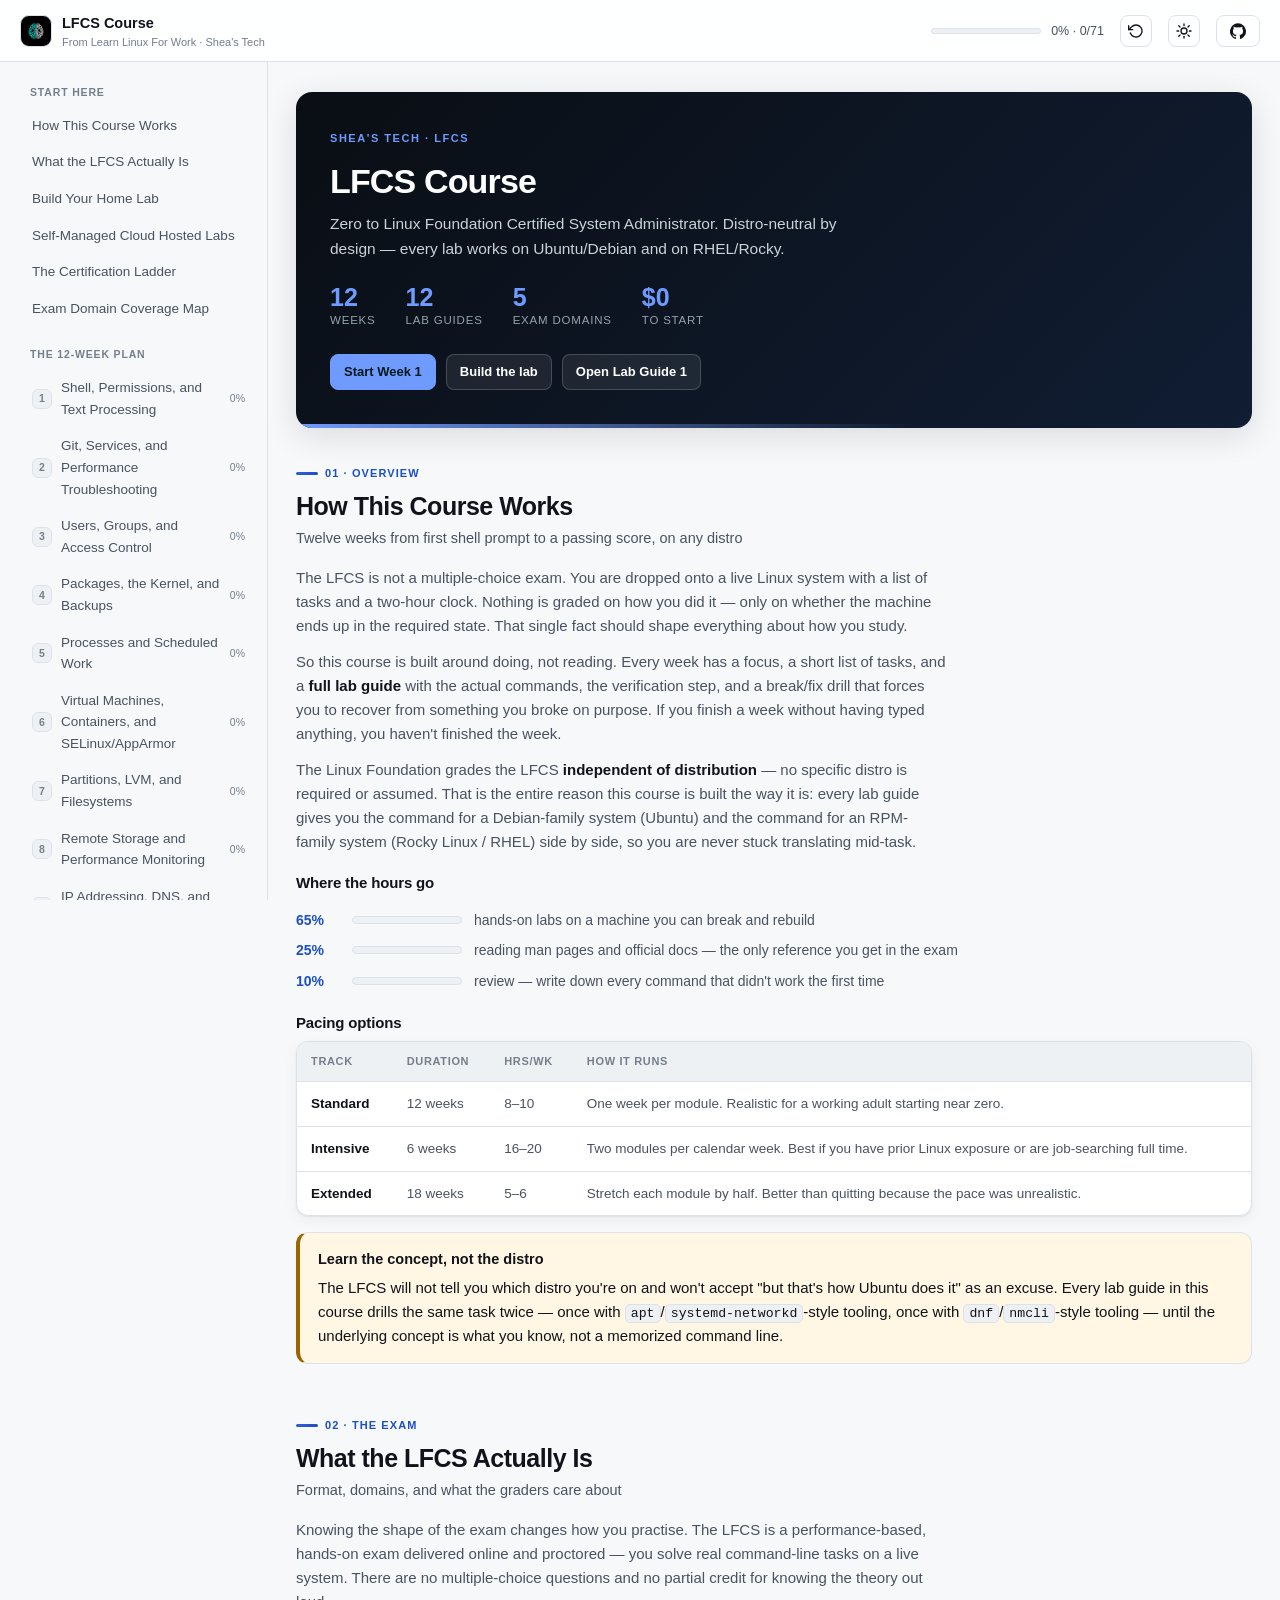
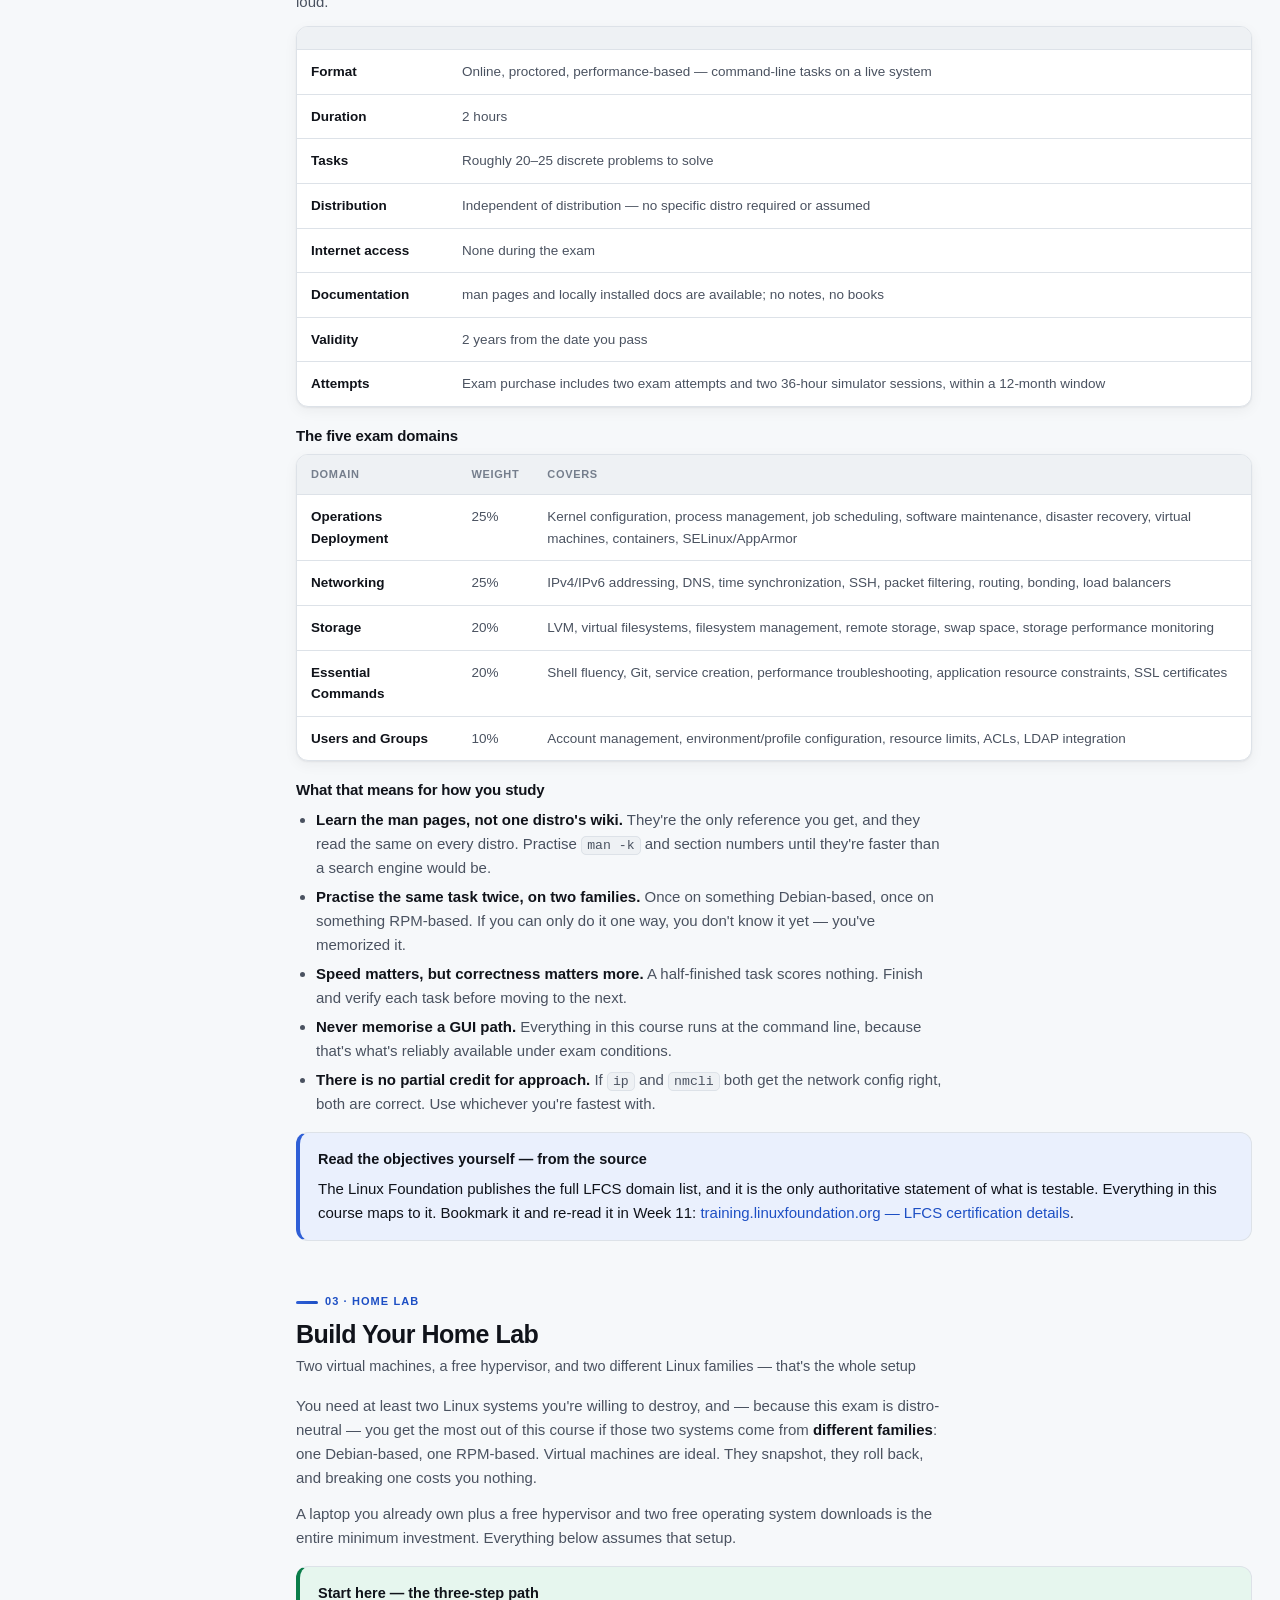
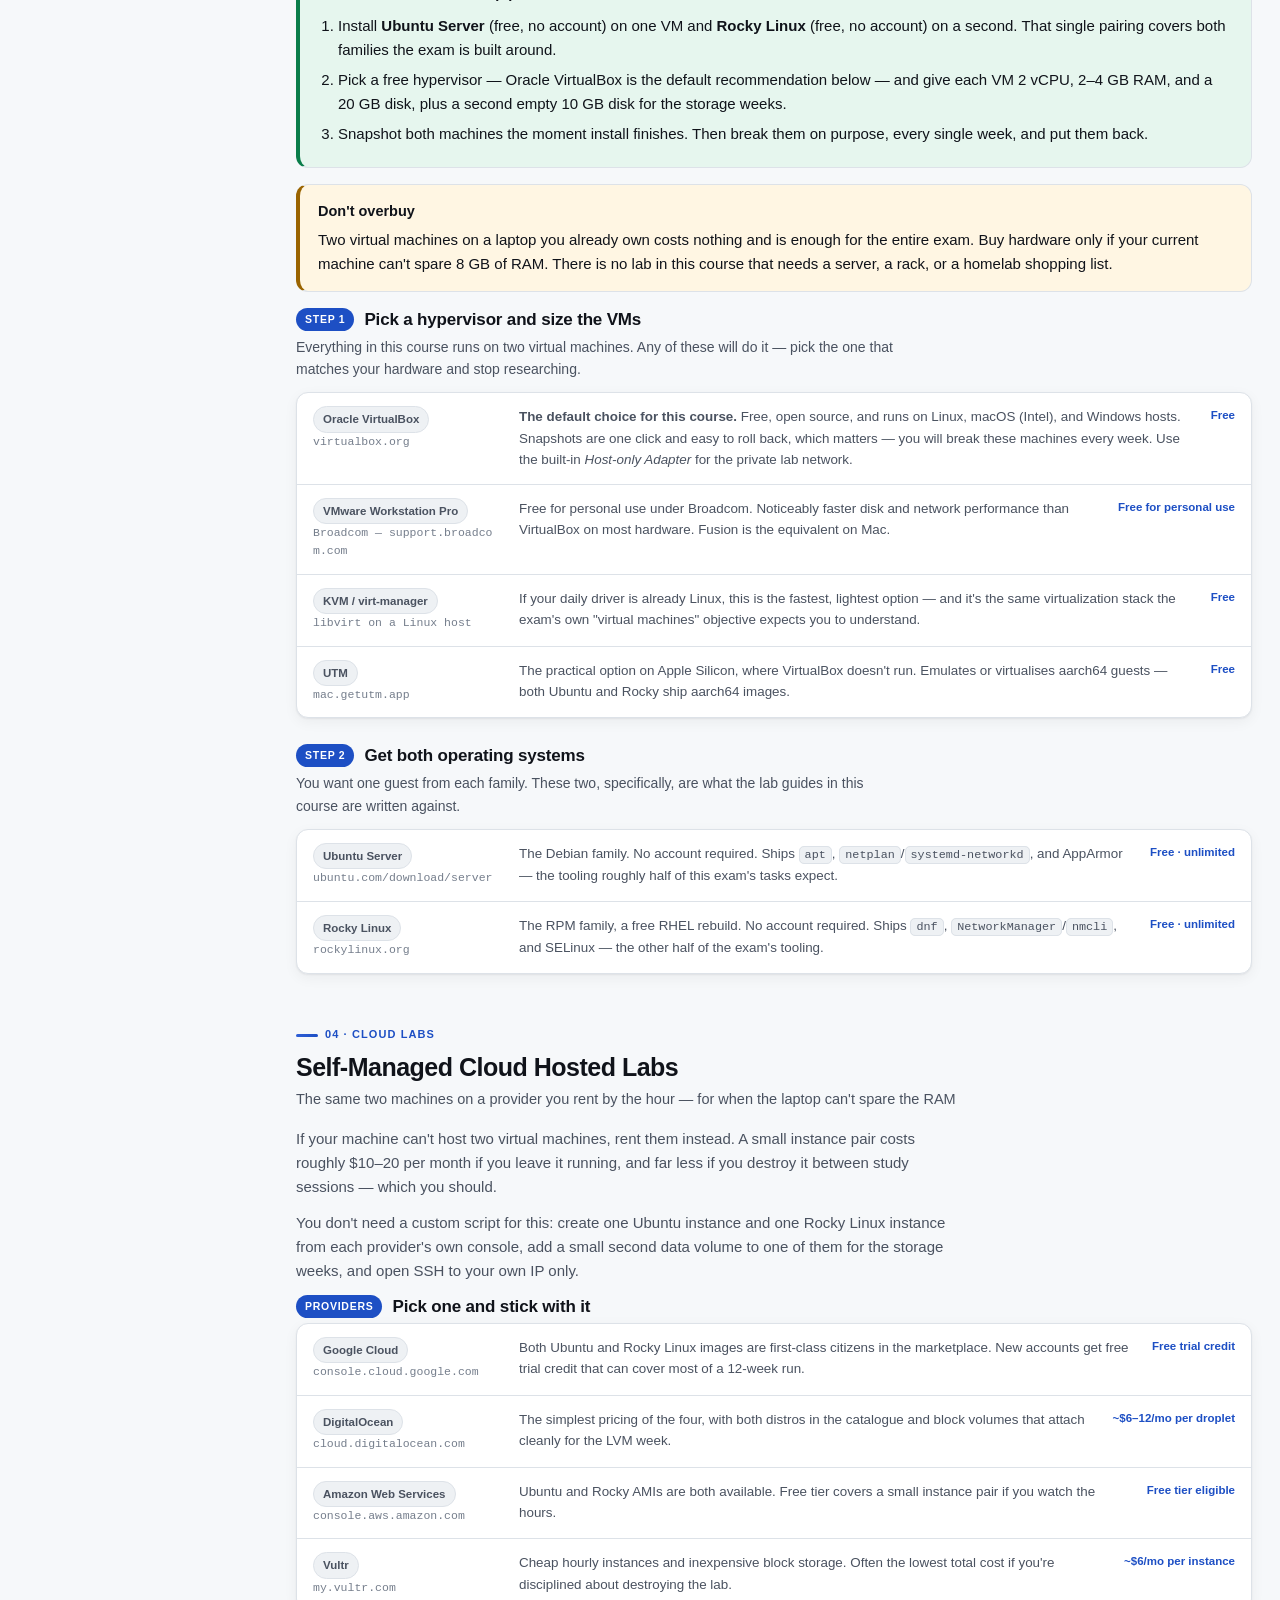
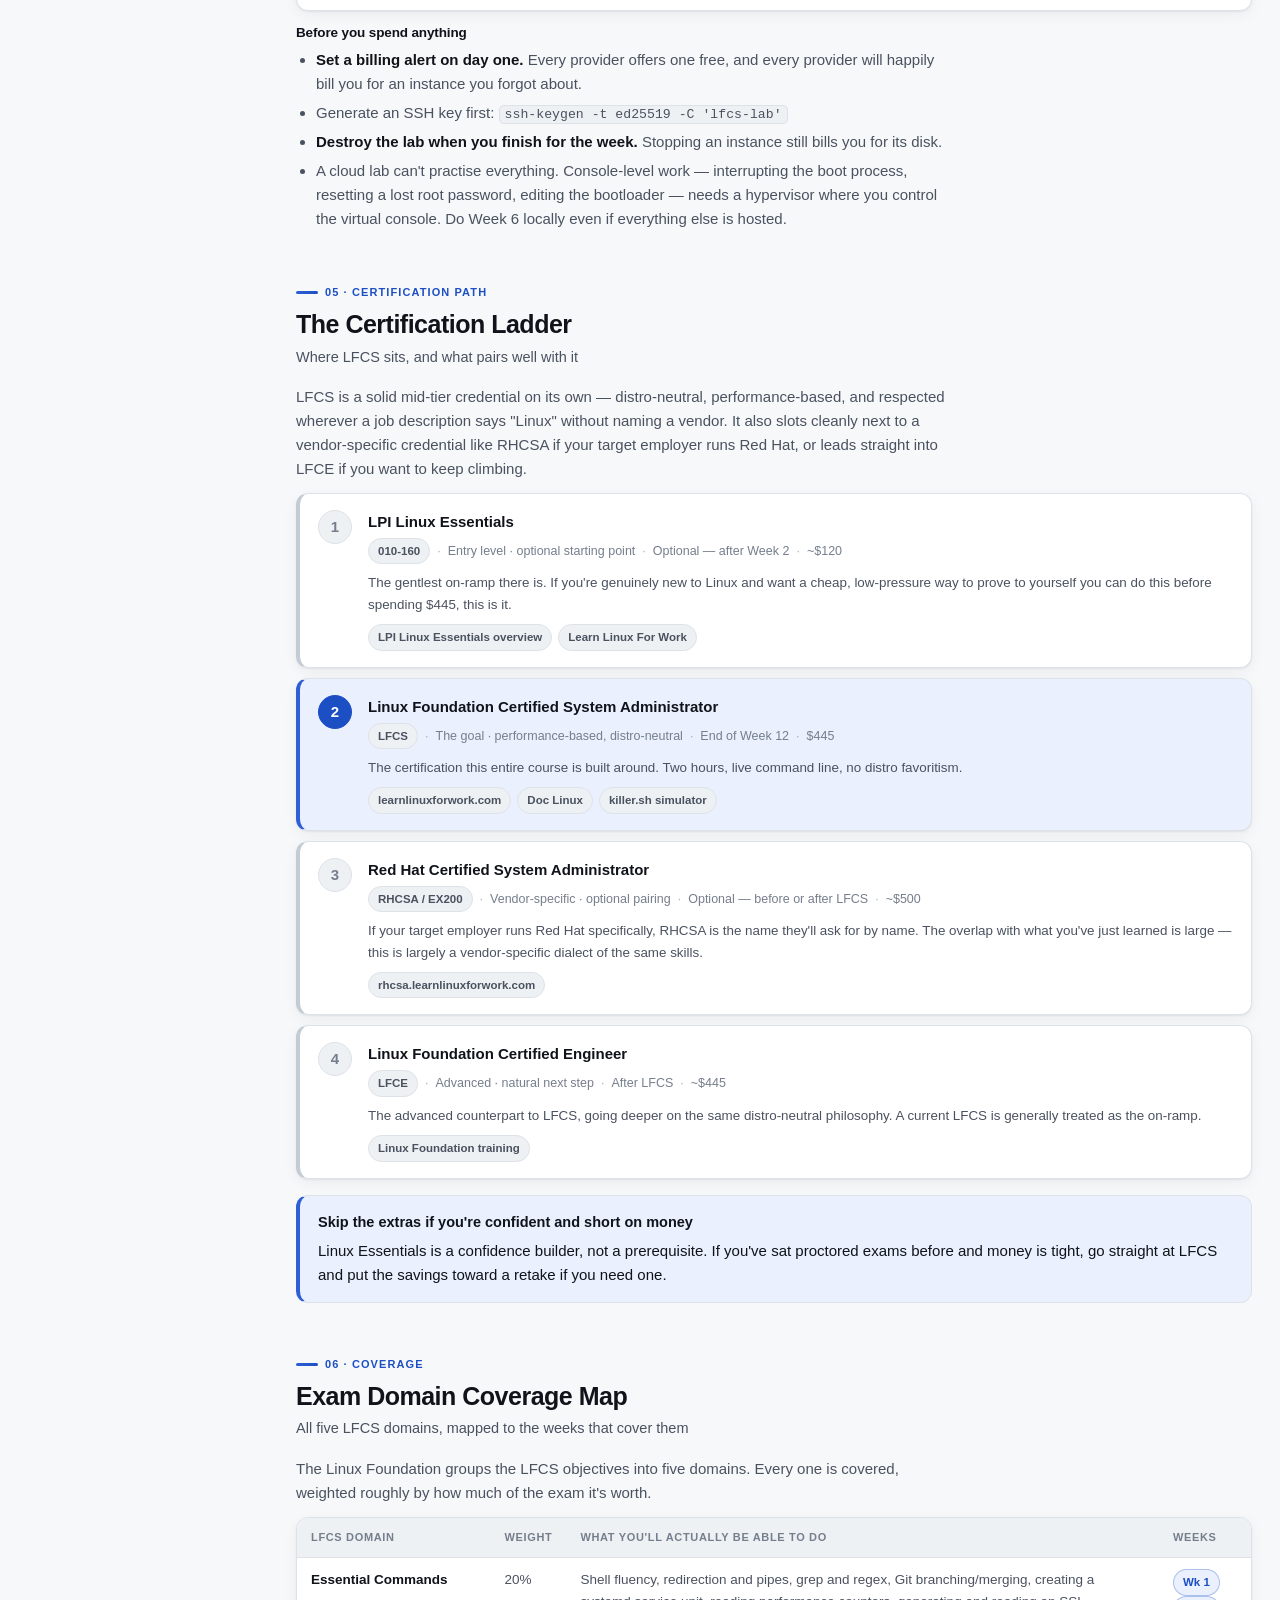
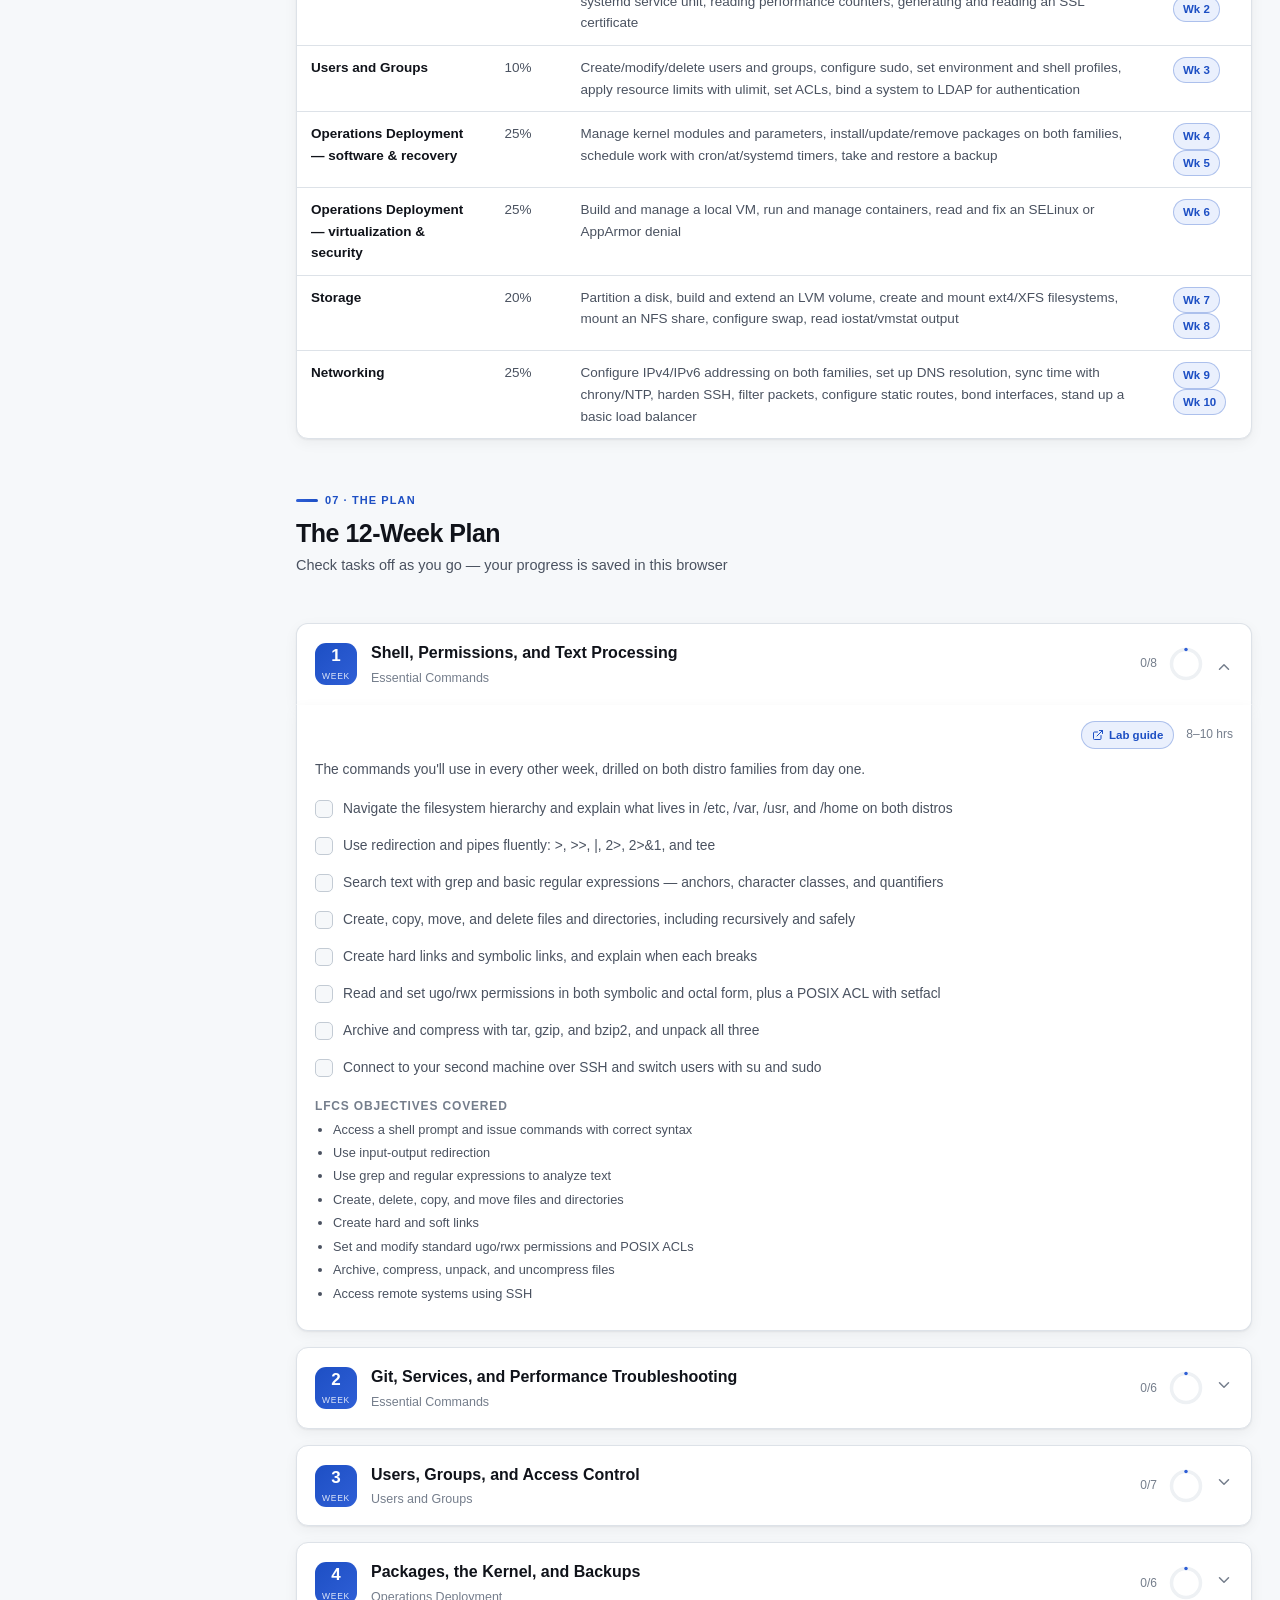
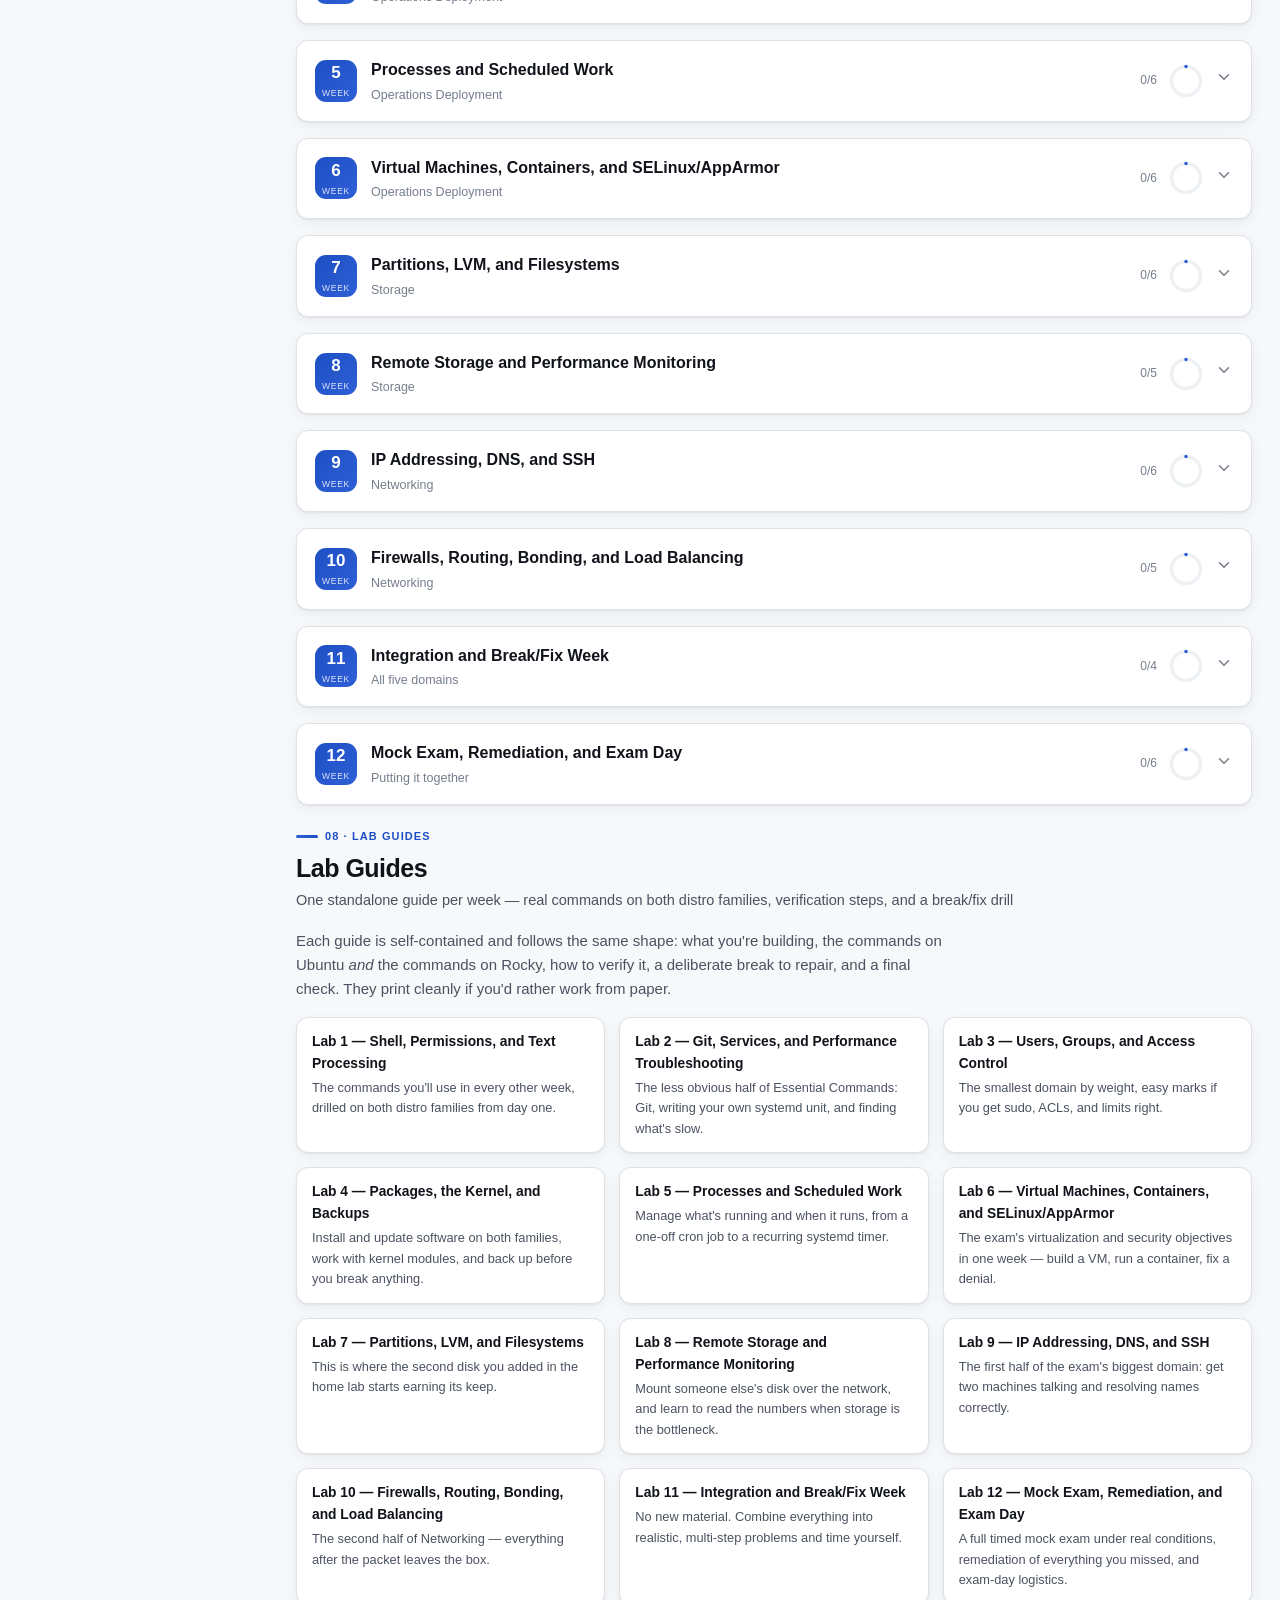
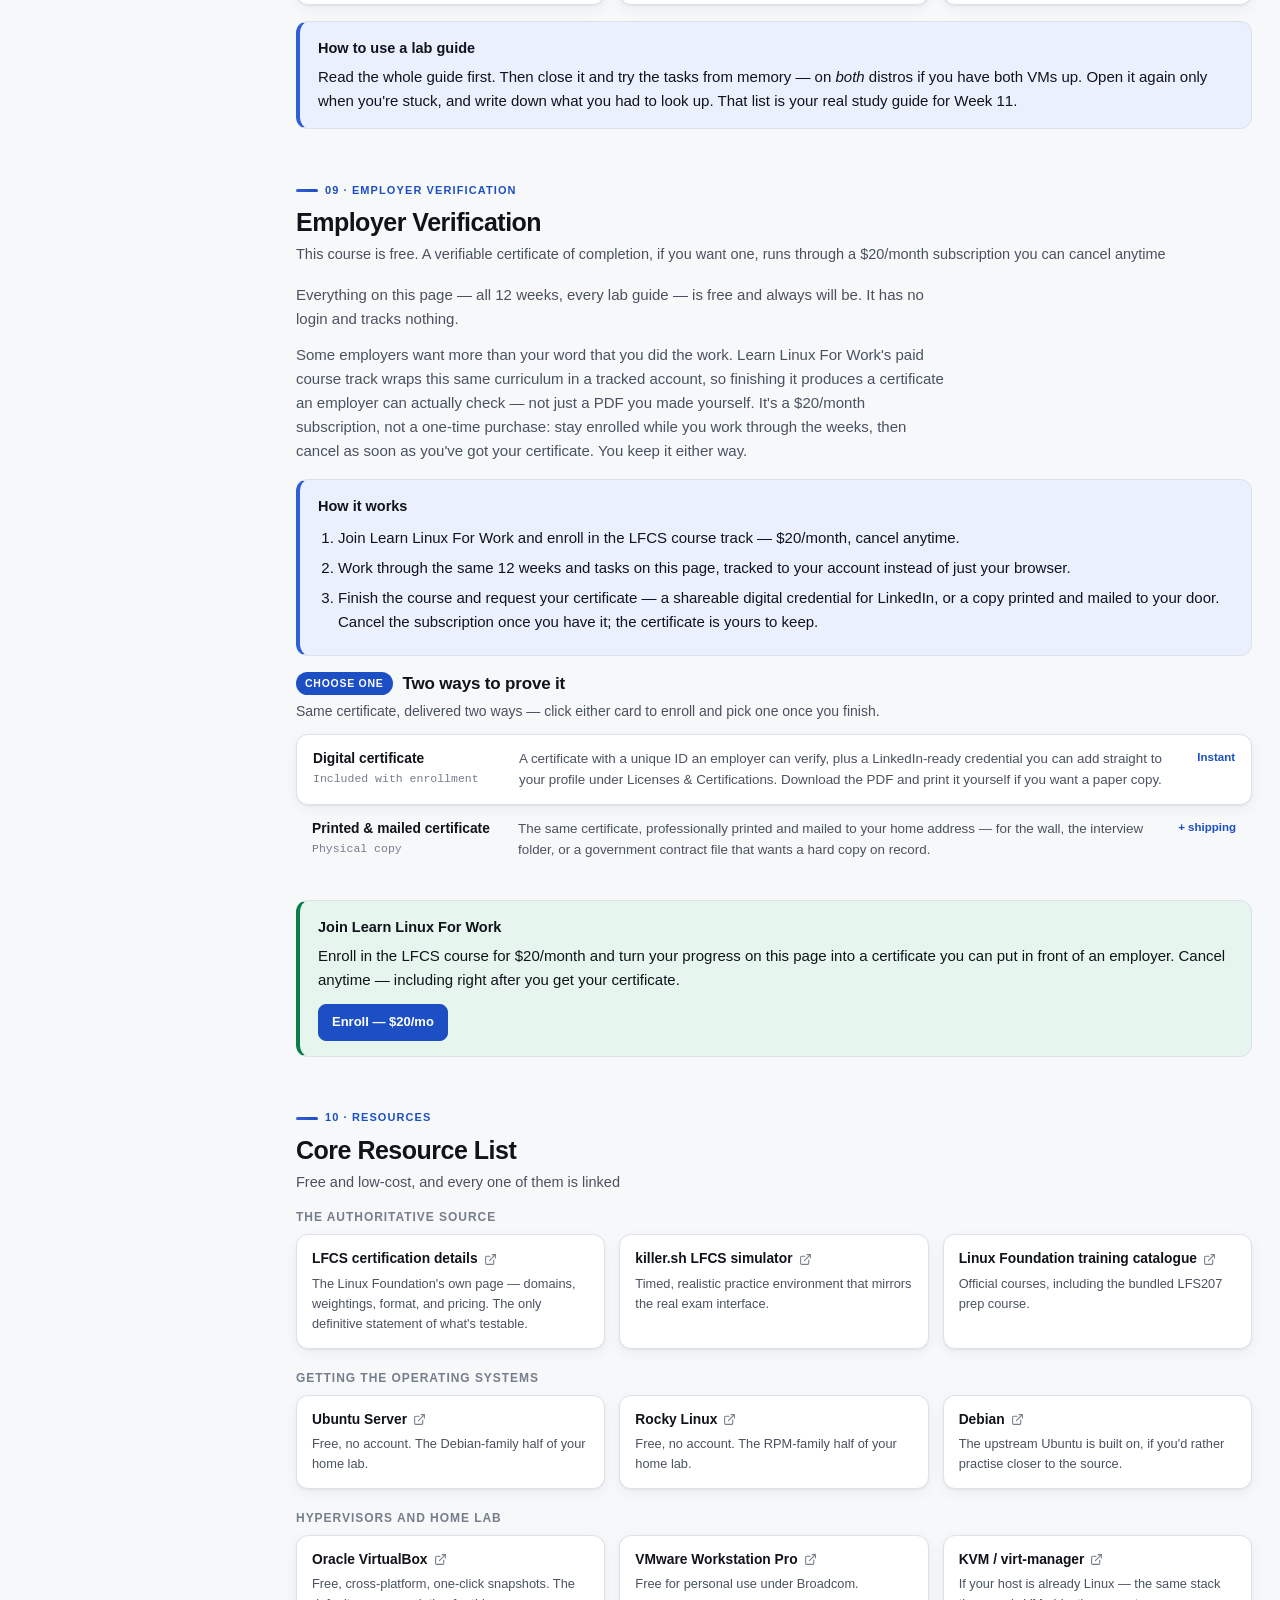
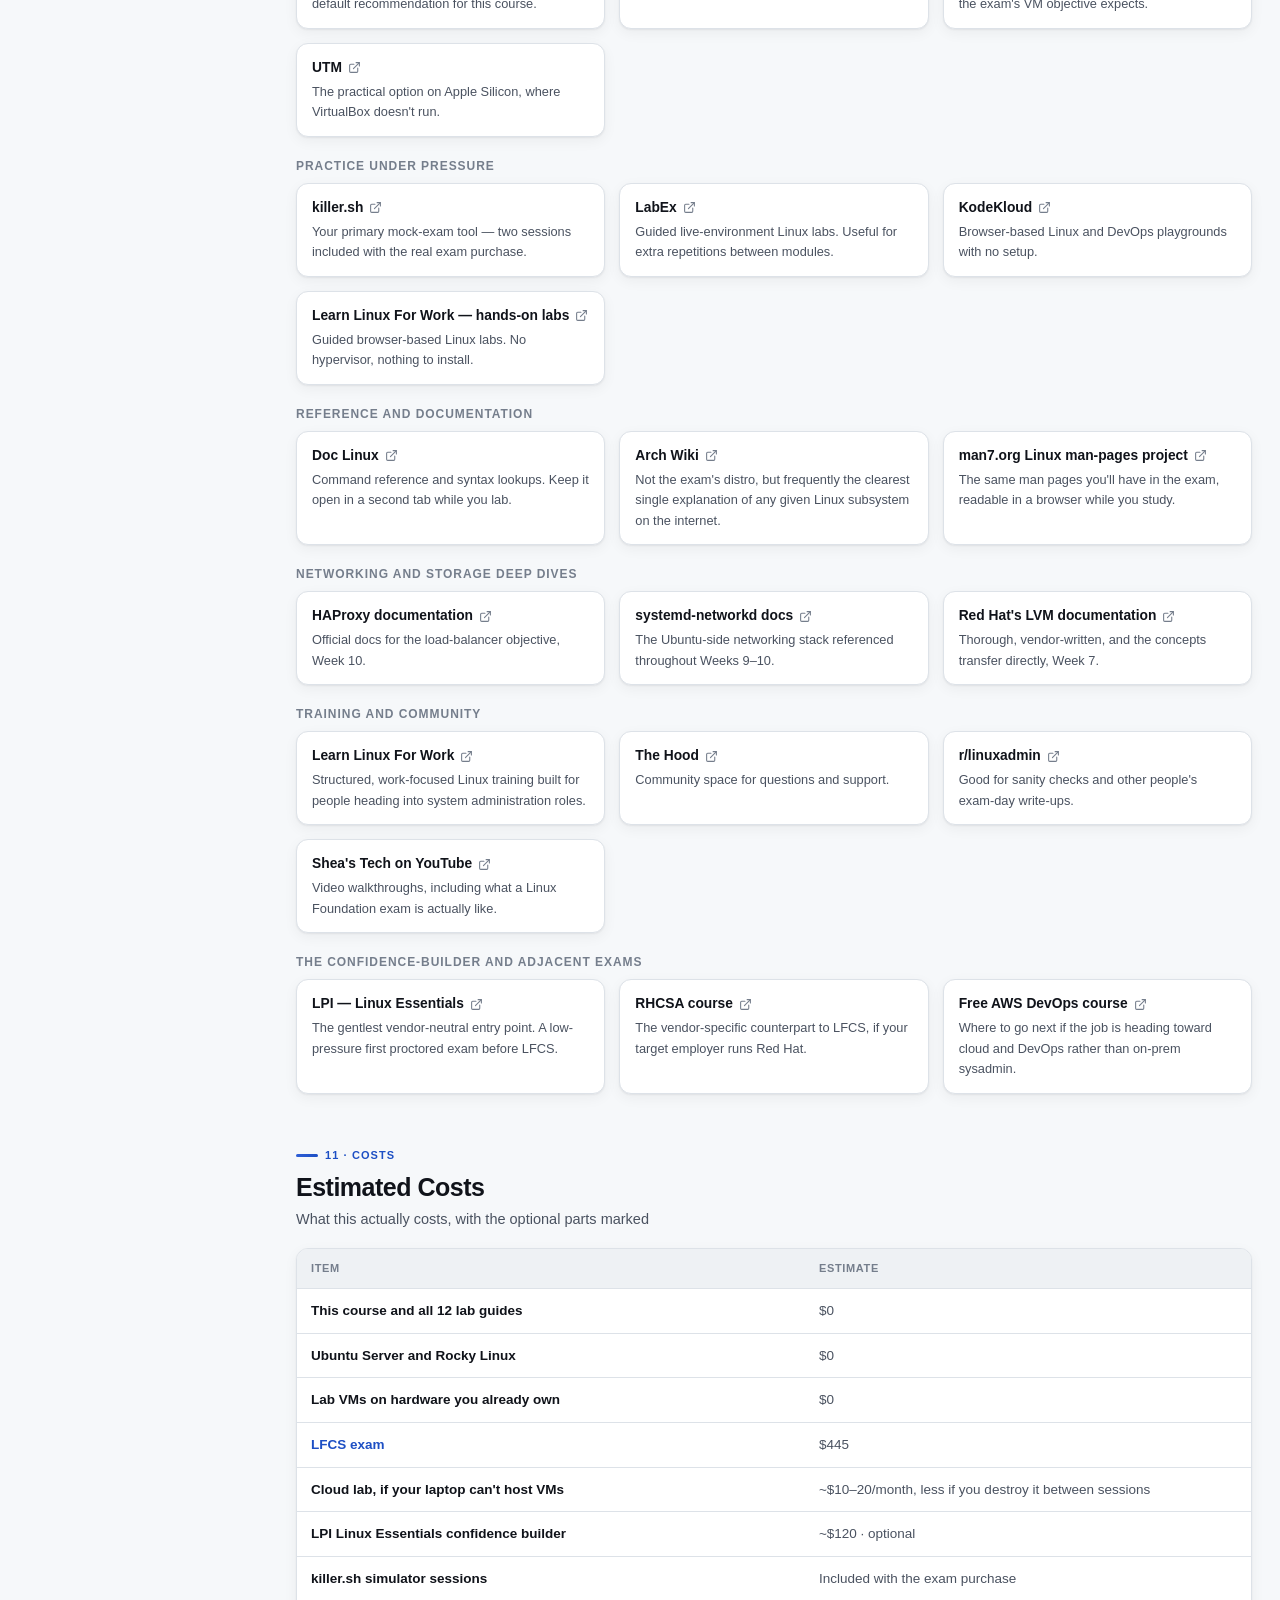
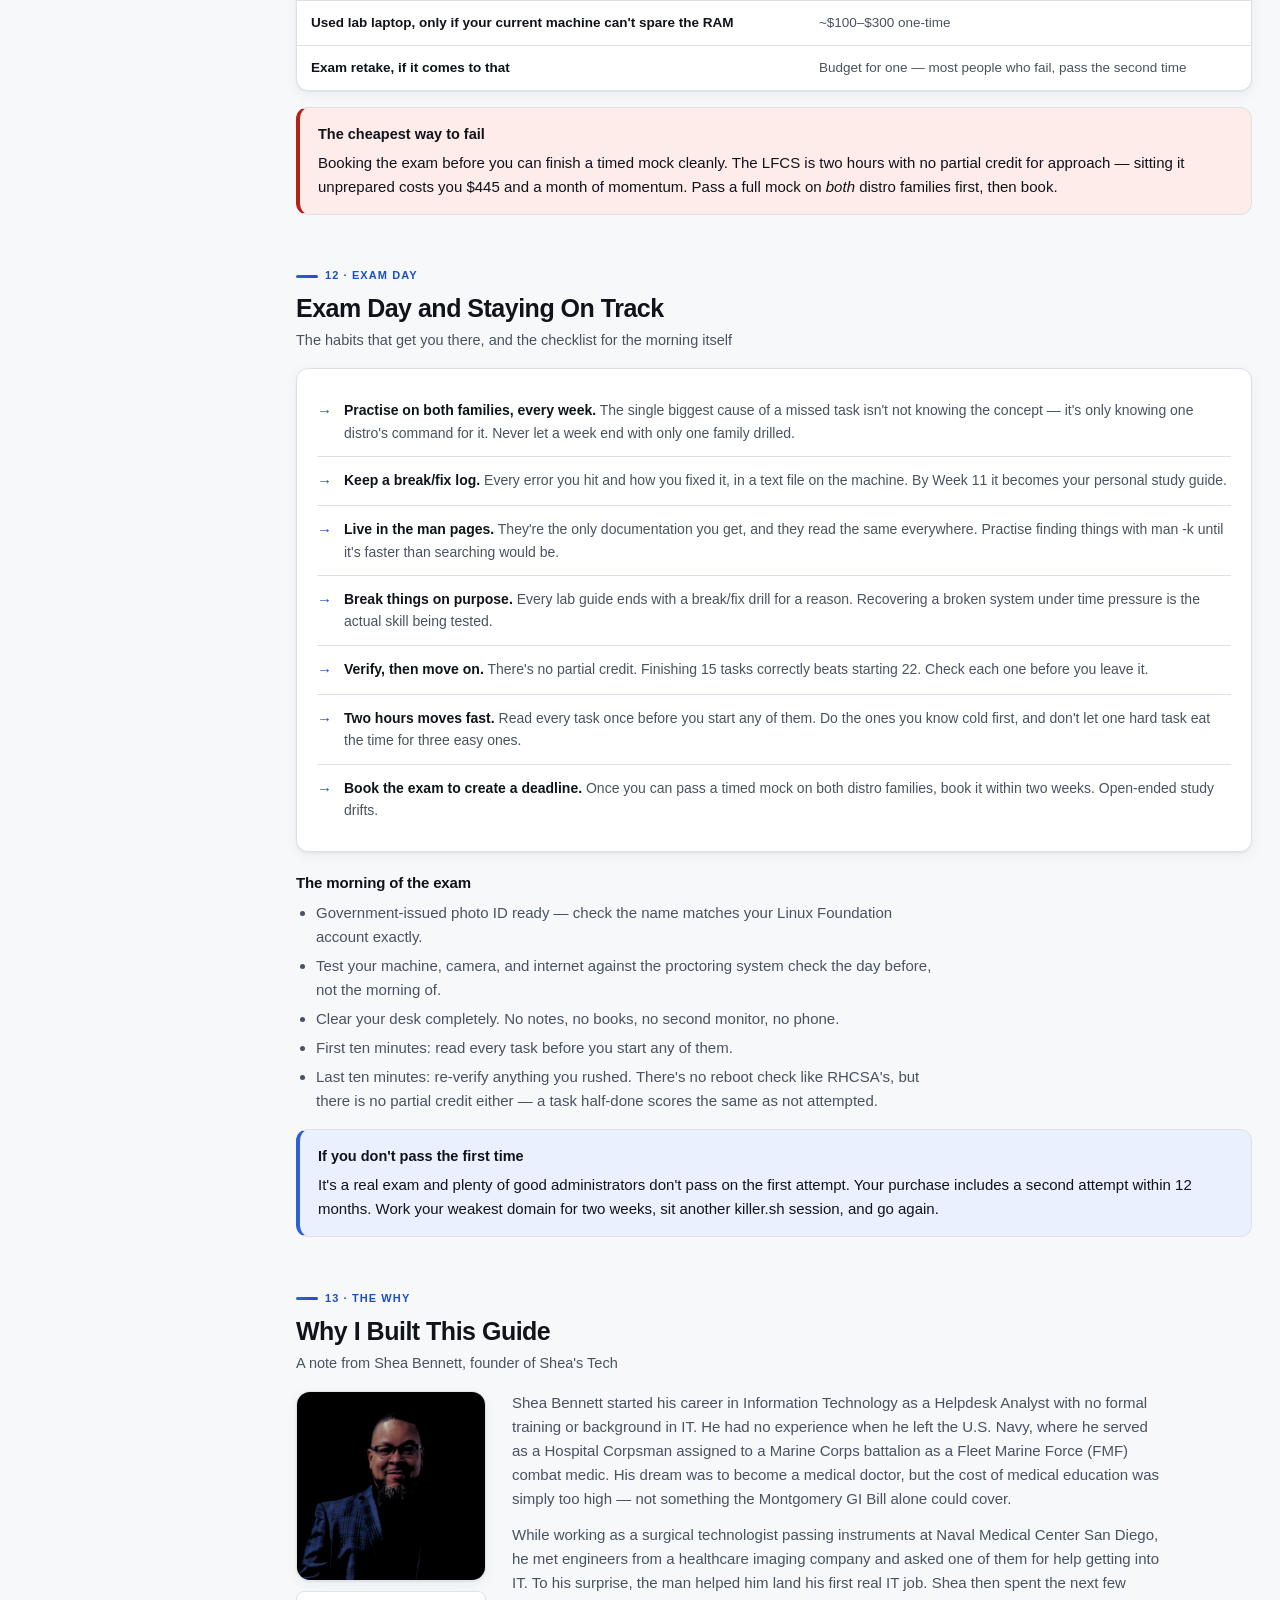
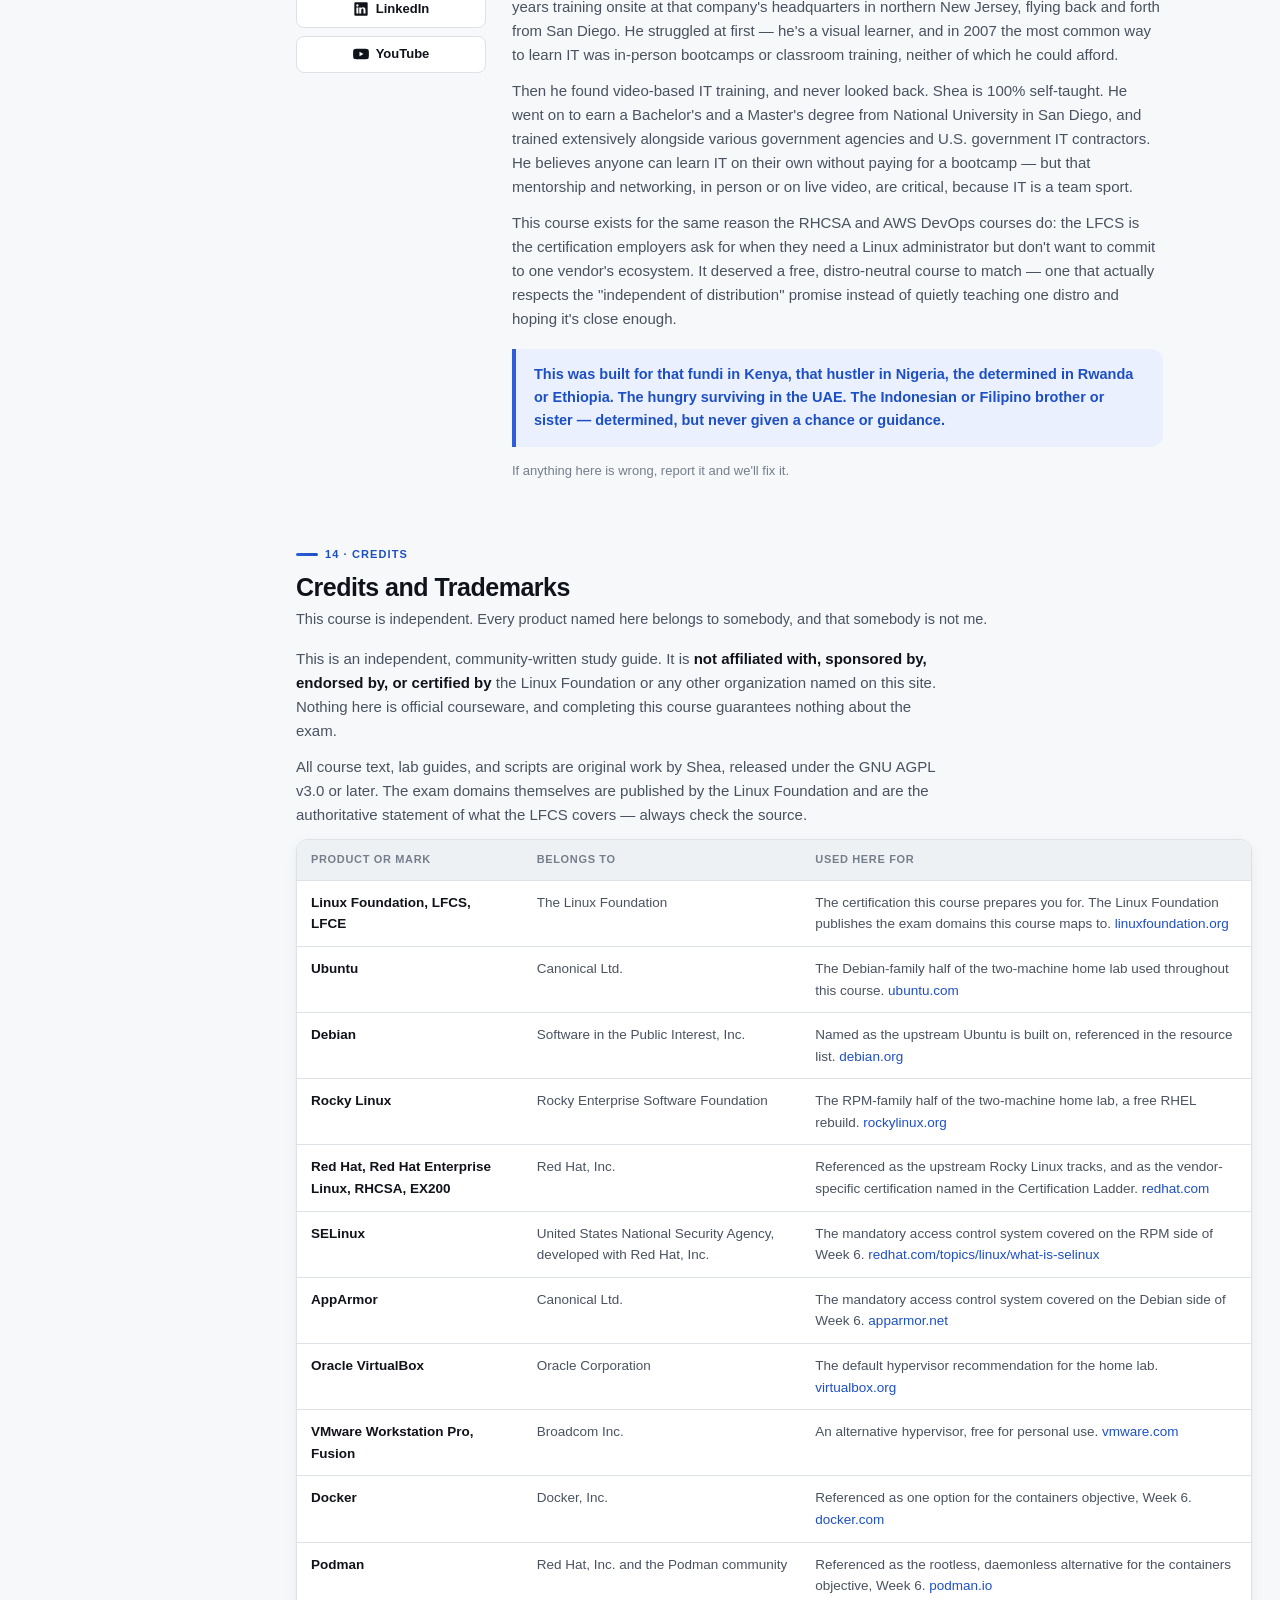
<file: index.html>
<!DOCTYPE html>
<html lang="en">
<head>
<meta charset="utf-8">
<meta name="viewport" content="width=device-width, initial-scale=1">
<title>LFCS Course — Zero to Linux Foundation Certified System Administrator</title>
<meta name="description" content="A free, open-source 12-week course for the Linux Foundation Certified System Administrator exam. Distro-neutral — every lab works on Ubuntu/Debian and RHEL/Rocky. Twelve full lab guides, home lab setup, and every exam domain covered.">
<meta name="color-scheme" content="light dark">
<meta name="theme-color" content="#0b0d10" media="(prefers-color-scheme: dark)">
<meta name="theme-color" content="#f6f8fa" media="(prefers-color-scheme: light)">
<meta property="og:type" content="website">
<meta property="og:title" content="LFCS Course">
<meta property="og:description" content="12 weeks, 12 lab guides, 5 exam domains, $0 to start. Zero to Linux Foundation Certified System Administrator — distro-neutral.">
<meta property="og:url" content="https://lfcs.learnlinuxforwork.com">
<meta name="twitter:card" content="summary_large_image">
<link rel="canonical" href="https://lfcs.learnlinuxforwork.com/">
<link rel="icon" href="assets/img/favicon.svg" type="image/svg+xml">
<link rel="stylesheet" href="assets/css/style.css">
<script>
  (function () {
    try {
      var t = localStorage.getItem("lfcs.theme.v1");
      if (t === "light" || t === "dark") document.documentElement.setAttribute("data-theme", t);
    } catch (e) {}
  })();
</script>
</head>
<body>
<a class="skip-link" href="#main">Skip to content</a>

<header class="header">
  <button class="btn btn--icon btn--menu" id="menu" aria-label="Toggle navigation">
    <svg viewBox="0 0 24 24" fill="none" stroke="currentColor" stroke-width="2" stroke-linecap="round"><line x1="3" y1="6" x2="21" y2="6"/><line x1="3" y1="12" x2="21" y2="12"/><line x1="3" y1="18" x2="21" y2="18"/></svg>
  </button>
  <a class="brand" href="#">
    <span class="brand__mark brand__mark--logo"><img src="assets/img/ST-Brain-Logo.png" alt="Shea's Tech" width="24" height="24"></span>
    <span class="brand__text">
      <span class="brand__title">LFCS Course</span>
      <span class="brand__sub">From Learn Linux For Work · Shea&#39;s Tech</span>
    </span>
  </a>
  <span class="header__spacer"></span>
  <div class="header__progress" title="Your overall progress, saved in this browser">
    <span class="mini-bar"><span class="mini-bar__fill" id="overallFill"></span></span>
    <span id="overallLabel">0%</span>
  </div>
  <button class="btn btn--icon" id="reset" title="Reset progress" aria-label="Reset progress">
    <svg viewBox="0 0 24 24" fill="none" stroke="currentColor" stroke-width="2" stroke-linecap="round" stroke-linejoin="round"><polyline points="1 4 1 10 7 10"/><path d="M3.51 15a9 9 0 1 0 2.13-9.36L1 10"/></svg>
  </button>
  <button class="btn btn--icon" data-theme-toggle title="Toggle dark / light mode" aria-label="Toggle dark or light mode">
    <svg class="icon-sun" viewBox="0 0 24 24" fill="none" stroke="currentColor" stroke-width="2" stroke-linecap="round" stroke-linejoin="round"><circle cx="12" cy="12" r="4.5"/><line x1="12" y1="1.5" x2="12" y2="4"/><line x1="12" y1="20" x2="12" y2="22.5"/><line x1="4.2" y1="4.2" x2="6" y2="6"/><line x1="18" y1="18" x2="19.8" y2="19.8"/><line x1="1.5" y1="12" x2="4" y2="12"/><line x1="20" y1="12" x2="22.5" y2="12"/><line x1="4.2" y1="19.8" x2="6" y2="18"/><line x1="18" y1="6" x2="19.8" y2="4.2"/></svg>
    <svg class="icon-moon" viewBox="0 0 24 24" fill="none" stroke="currentColor" stroke-width="2" stroke-linecap="round" stroke-linejoin="round"><path d="M21 12.8A9 9 0 1 1 11.2 3a7 7 0 0 0 9.8 9.8z"/></svg>
  </button>
  <a class="btn" href="https://github.com/learnlinuxforwork/lfcs" target="_blank" rel="noopener noreferrer" title="Source on GitHub" aria-label="Source on GitHub">
    <svg viewBox="0 0 24 24" fill="currentColor"><path d="M12 .5a12 12 0 0 0-3.8 23.4c.6.1.8-.3.8-.6v-2c-3.3.7-4-1.6-4-1.6-.6-1.4-1.4-1.8-1.4-1.8-1.1-.8.1-.8.1-.8 1.2.1 1.9 1.3 1.9 1.3 1.1 1.8 2.8 1.3 3.5 1 .1-.8.4-1.3.8-1.6-2.7-.3-5.5-1.3-5.5-5.9 0-1.3.5-2.4 1.2-3.2-.1-.3-.5-1.5.1-3.2 0 0 1-.3 3.3 1.2a11.5 11.5 0 0 1 6 0c2.3-1.5 3.3-1.2 3.3-1.2.6 1.7.2 2.9.1 3.2.8.8 1.2 1.9 1.2 3.2 0 4.6-2.8 5.6-5.5 5.9.4.4.8 1.1.8 2.2v3.3c0 .3.2.7.8.6A12 12 0 0 0 12 .5z"/></svg>
  </a>
</header>

<div class="scrim" id="scrim"></div>

<div class="layout">
  <nav class="sidebar" id="sidebar" aria-label="Sections"><div id="nav"></div></nav>
  <main class="main" id="main"><p style="color:var(--text-3)">Loading the course…</p></main>
</div>

<footer class="footer">
  <div class="footer__inner">
    <div>
      <strong>LFCS Course</strong> — lfcs.learnlinuxforwork.com<br>
      Written by Shea. Licensed under the <a href="https://learnlinuxforwork.com/license" target="_blank" rel="noopener noreferrer">GNU AGPL v3.0 or later</a>. Free forever.
    </div>
    <div class="footer__links">
      <a href="https://www.learnlinuxforwork.com" target="_blank" rel="noopener noreferrer">Linux training</a>
      <a href="https://learnlinuxforwork.com/doc-linux" target="_blank" rel="noopener noreferrer">Doc Linux</a>
      <a href="https://rhcsa.learnlinuxforwork.com" target="_blank" rel="noopener noreferrer">RHCSA course</a>
      <a href="https://free.learnlinuxforwork.com" target="_blank" rel="noopener noreferrer">AWS DevOps course</a>
      <a href="https://github.com/learnlinuxforwork/lfcs" target="_blank" rel="noopener noreferrer">Contribute</a>
    </div>
  </div>
</footer>

<script src="assets/js/app.js"></script>
</body>
</html>
</file>
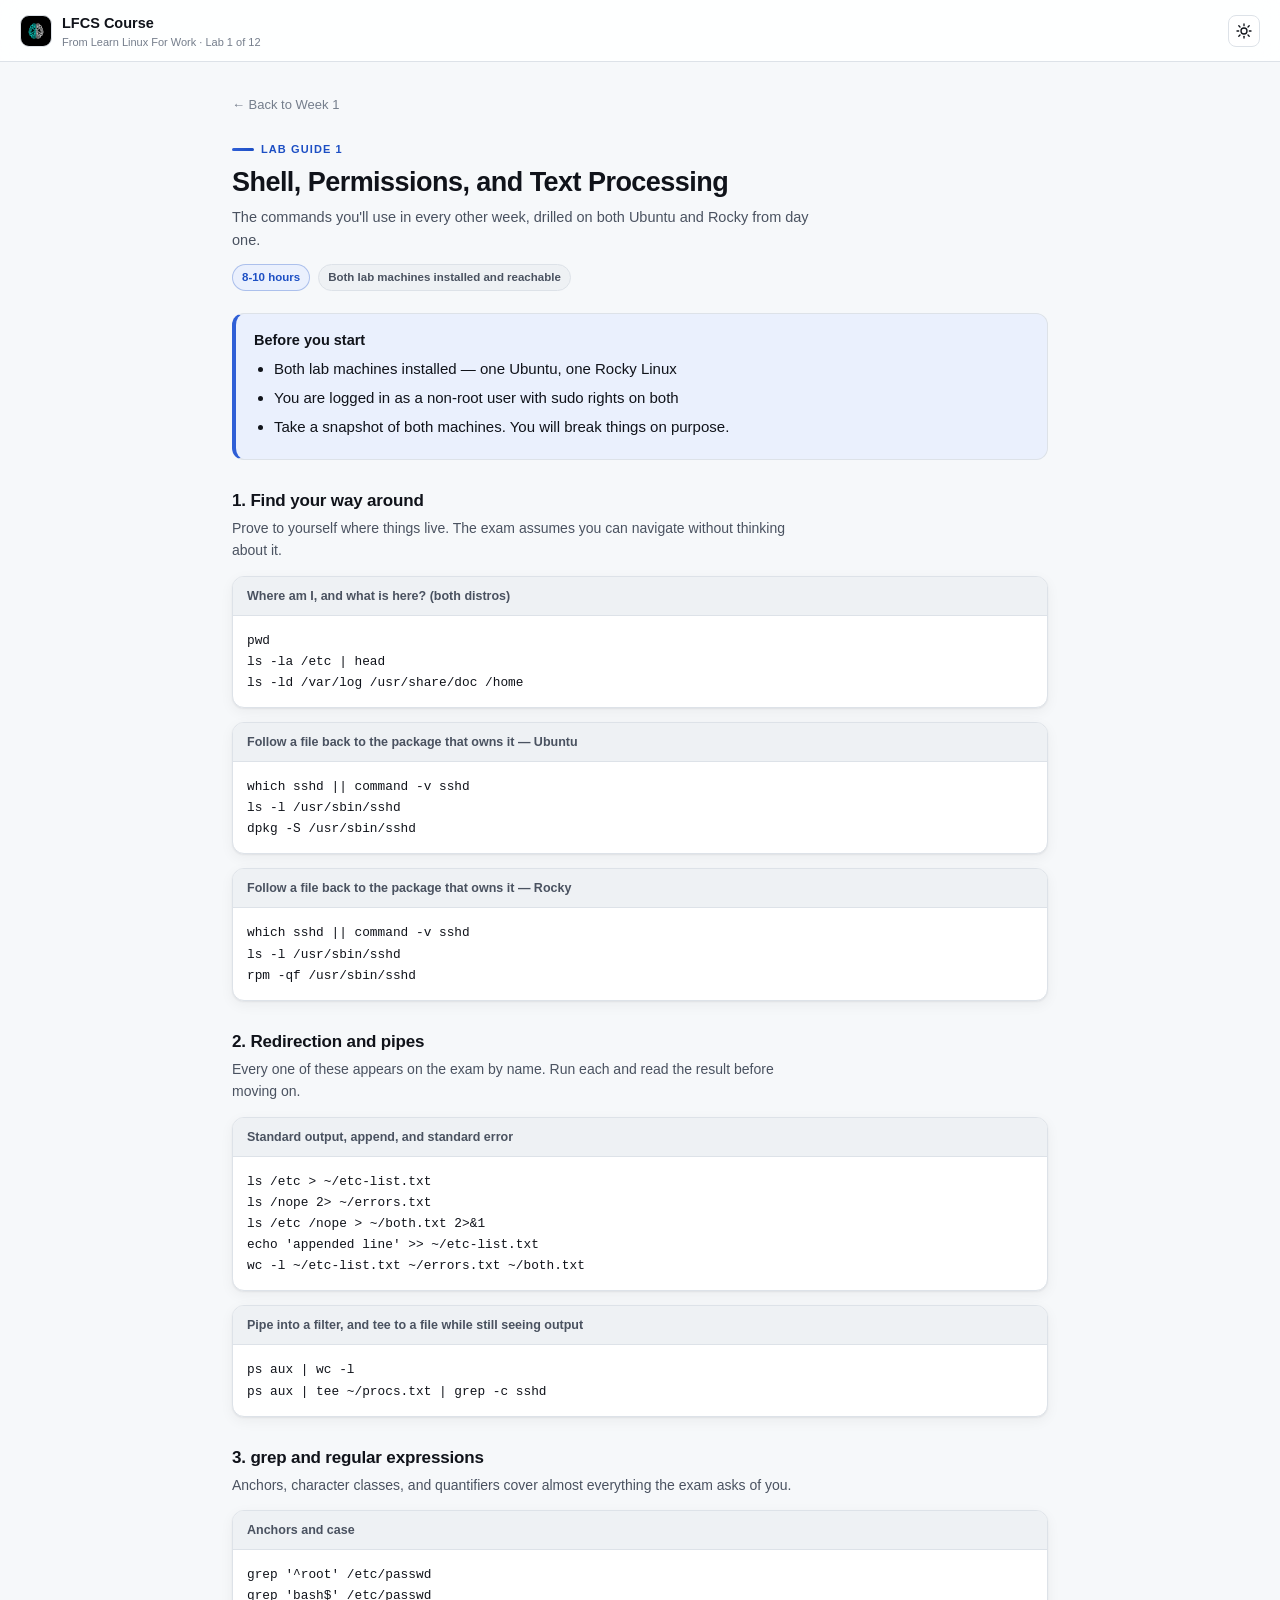
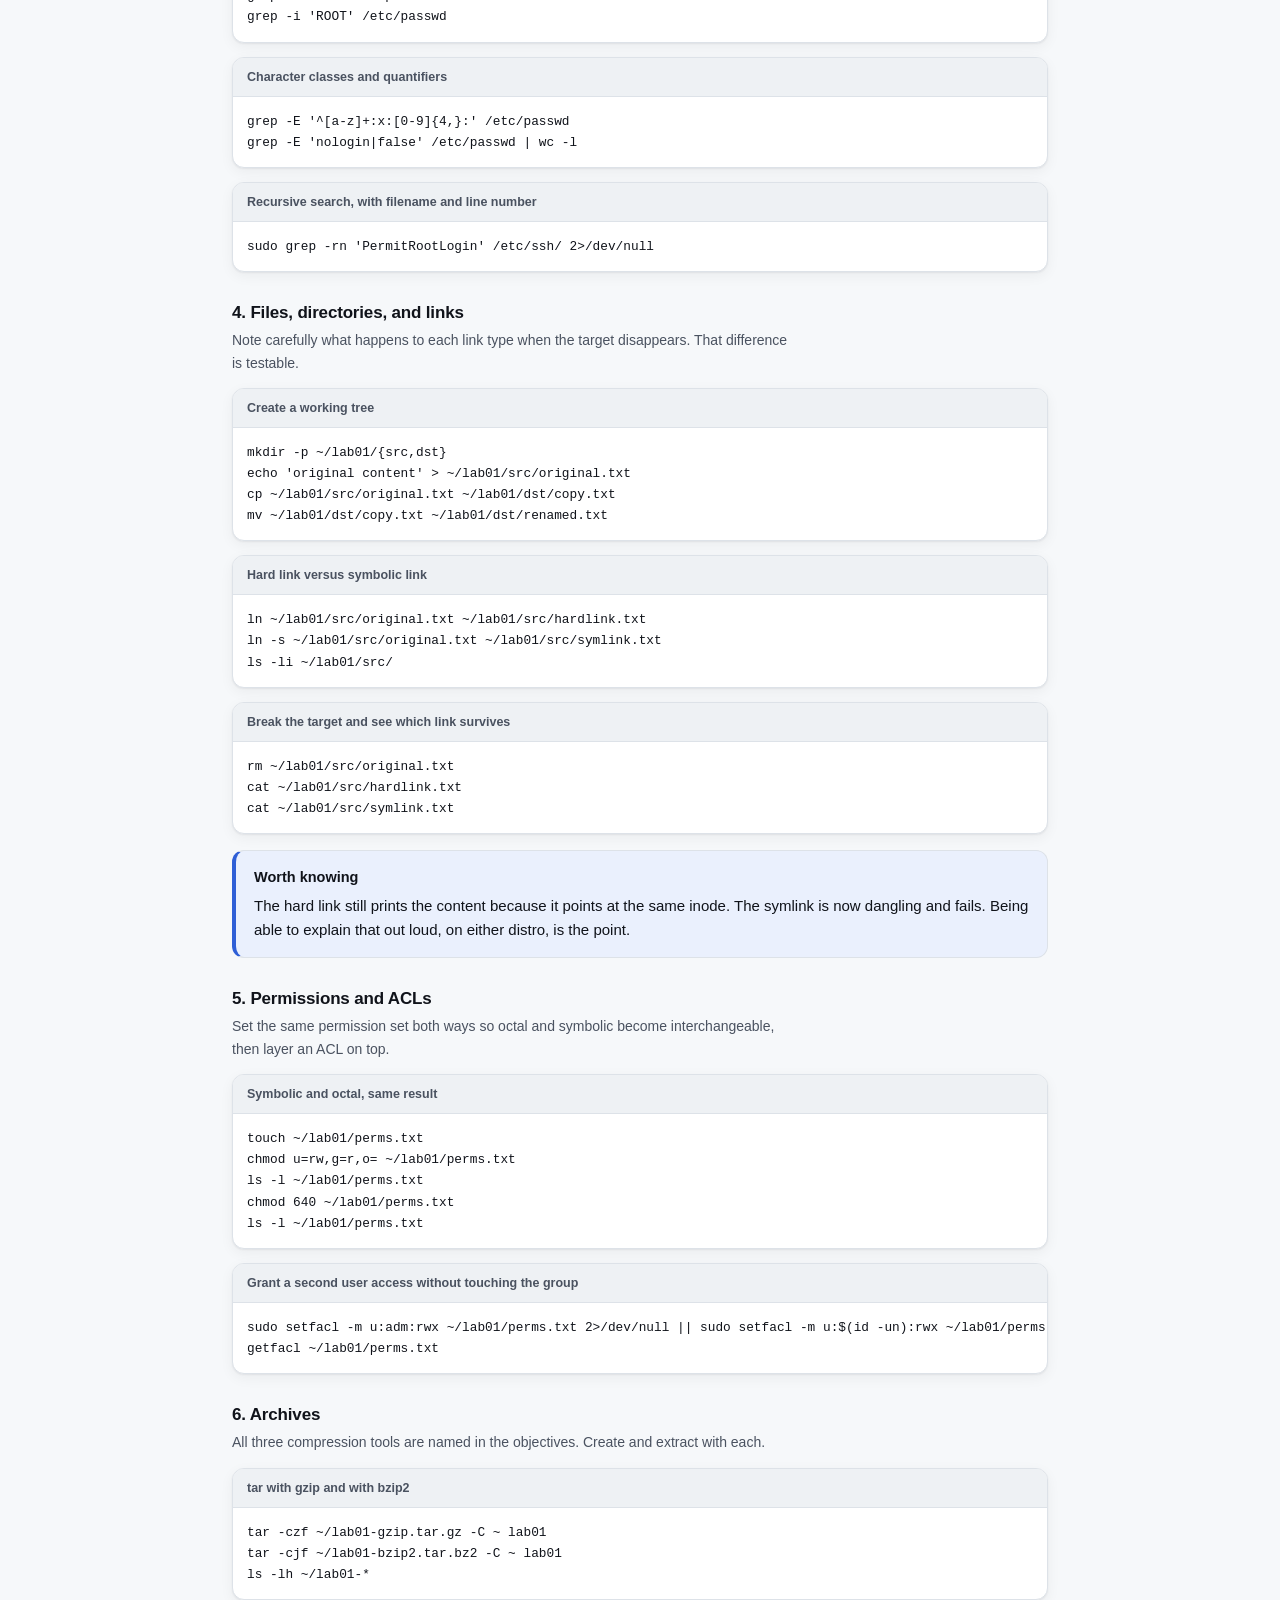
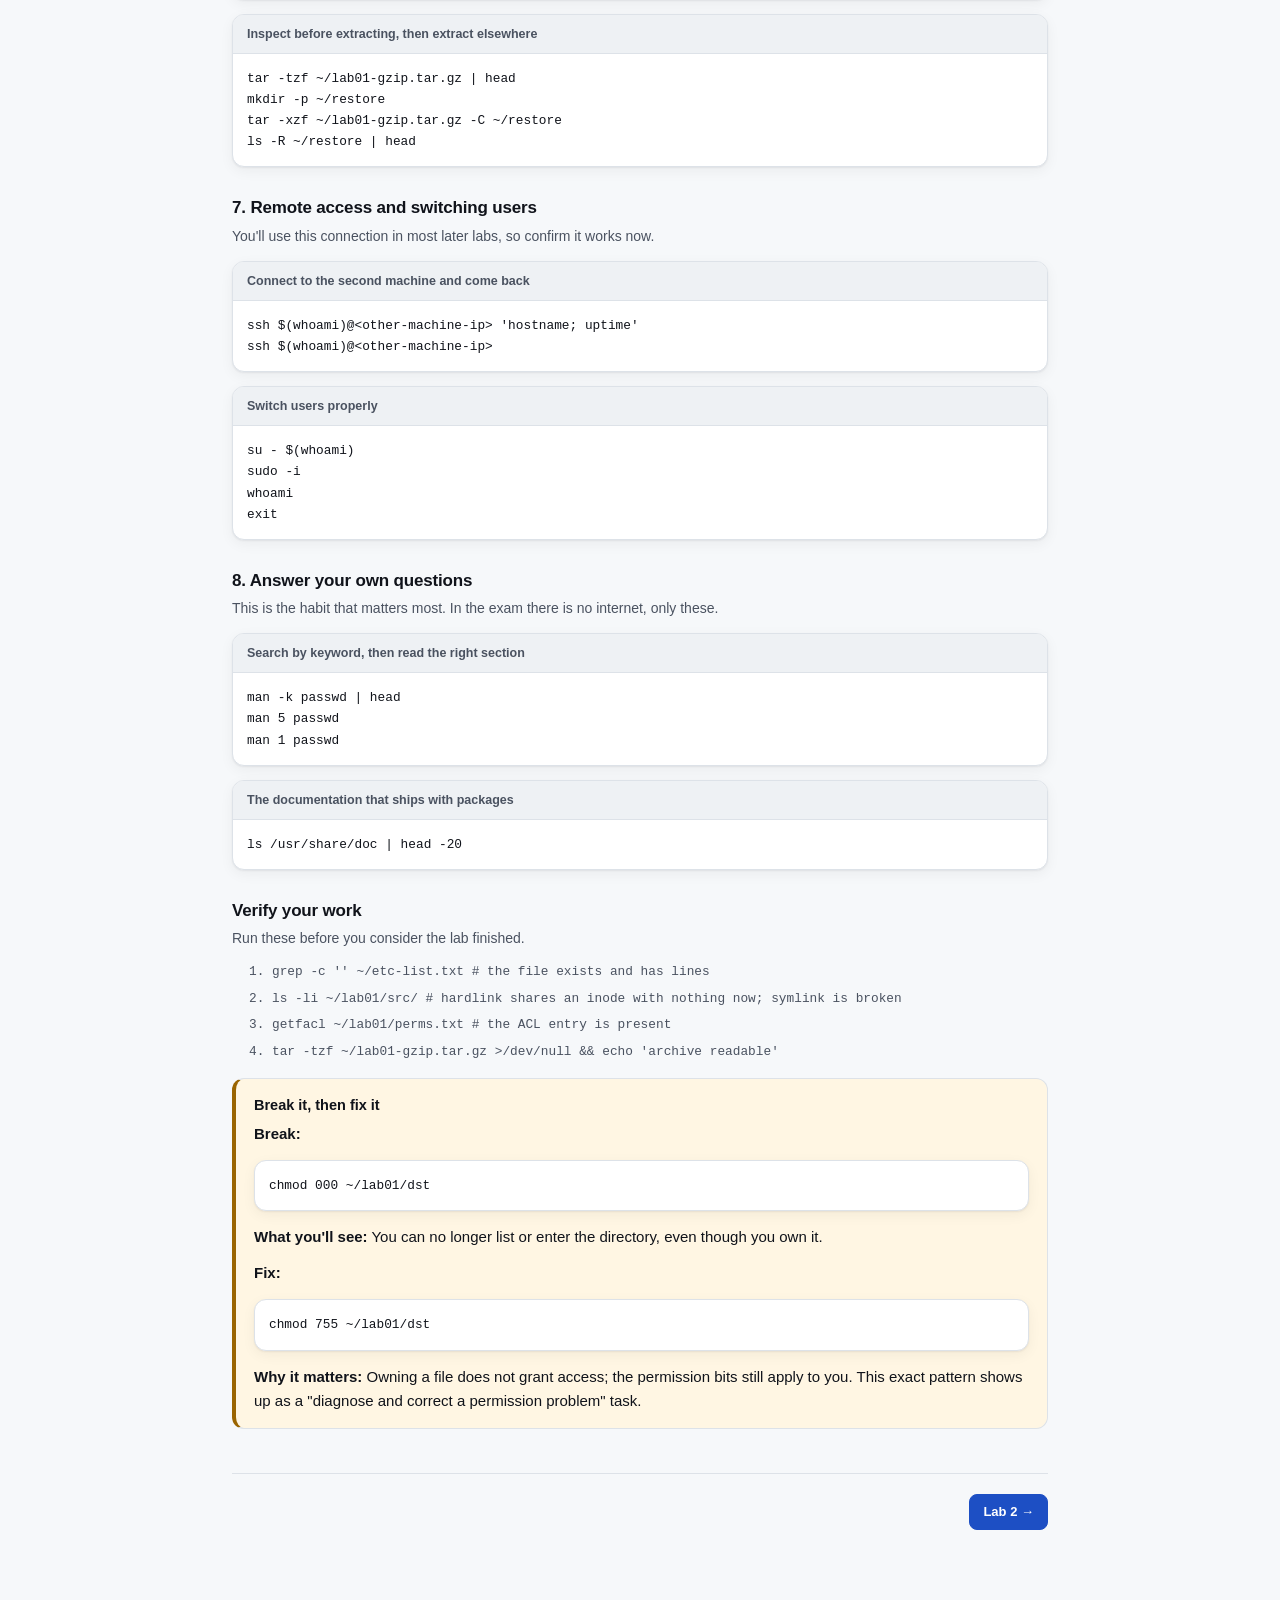
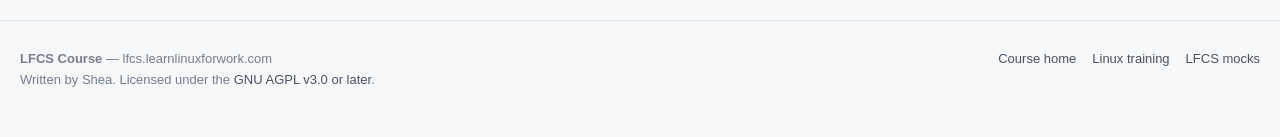
<file: lab/week-01.html>
<!DOCTYPE html>
<html lang="en">
<head>
<meta charset="utf-8">
<meta name="viewport" content="width=device-width, initial-scale=1">
<title>Lab 1: Shell, Permissions, and Text Processing — LFCS Course</title>
<meta name="description" content="The commands you'll use in every other week, drilled on both Ubuntu and Rocky from day one.">
<meta name="color-scheme" content="light dark">
<link rel="icon" href="../assets/img/favicon.svg" type="image/svg+xml">
<link rel="stylesheet" href="../assets/css/style.css">
<style>
  .lab-wrap { max-width: 860px; margin: 0 auto; padding: 30px 22px 90px; }
  .lab-back { font-size: 13px; color: var(--text-3); display: inline-block; margin-bottom: 18px; }
  .lab-h { margin-bottom: 22px; }
  .lab-h h1 { font-size: 27px; letter-spacing: -.02em; margin-bottom: 6px; }
  .lab-meta { display: flex; flex-wrap: wrap; gap: 8px; margin: 12px 0 0; }
  .step { margin: 30px 0 0; }
  .step h2 { font-size: 17px; margin-bottom: 6px; }
  .step > p { color: var(--text-2); font-size: 14px; max-width: 72ch; }
  .cmd { margin: 14px 0; border: 1px solid var(--border); border-radius: var(--radius);
          overflow: hidden; background: var(--bg-elev); box-shadow: var(--shadow); }
  .cmd__t { font-size: 12.5px; font-weight: 600; color: var(--text-2);
             padding: 9px 14px; background: var(--bg-sunken); border-bottom: 1px solid var(--border); }
  .cmd pre { margin: 0; padding: 14px; overflow-x: auto; font-family: var(--mono);
              font-size: 12.8px; line-height: 1.65; color: var(--text); }
  .lab-nav { display: flex; justify-content: space-between; gap: 12px;
              margin-top: 44px; padding-top: 20px; border-top: 1px solid var(--border); }
  ol.verify { font-family: var(--mono); font-size: 12.8px; }
  ol.verify li { margin-bottom: 6px; color: var(--text-2); }
  @media print { .lab-back, .lab-nav, .header { display: none !important; } }
</style>
<script>
  (function () {
    try {
      var t = localStorage.getItem("lfcs.theme.v1");
      if (t === "light" || t === "dark") document.documentElement.setAttribute("data-theme", t);
    } catch (e) {}
  })();
</script>
</head>
<body>
<header class="header">
  <a class="brand" href="../index.html">
    <span class="brand__mark brand__mark--logo"><img src="../assets/img/ST-Brain-Logo.png" alt="Shea's Tech" width="24" height="24"></span>
    <span class="brand__text">
      <span class="brand__title">LFCS Course</span>
      <span class="brand__sub">From Learn Linux For Work · Lab 1 of 12</span>
    </span>
  </a>
  <span class="header__spacer"></span>
  <button class="btn btn--icon" data-theme-toggle title="Toggle dark / light mode" aria-label="Toggle dark or light mode">
    <svg class="icon-sun" viewBox="0 0 24 24" fill="none" stroke="currentColor" stroke-width="2" stroke-linecap="round" stroke-linejoin="round"><circle cx="12" cy="12" r="4.5"/><line x1="12" y1="1.5" x2="12" y2="4"/><line x1="12" y1="20" x2="12" y2="22.5"/><line x1="4.2" y1="4.2" x2="6" y2="6"/><line x1="18" y1="18" x2="19.8" y2="19.8"/><line x1="1.5" y1="12" x2="4" y2="12"/><line x1="20" y1="12" x2="22.5" y2="12"/><line x1="4.2" y1="19.8" x2="6" y2="18"/><line x1="18" y1="6" x2="19.8" y2="4.2"/></svg>
    <svg class="icon-moon" viewBox="0 0 24 24" fill="none" stroke="currentColor" stroke-width="2" stroke-linecap="round" stroke-linejoin="round"><path d="M21 12.8A9 9 0 1 1 11.2 3a7 7 0 0 0 9.8 9.8z"/></svg>
  </button>
</header>

<div class="lab-wrap">
  <a class="lab-back" href="../index.html#week-01">&larr; Back to Week 1</a>

  <div class="lab-h">
    <div class="section__eyebrow">Lab guide 1</div>
    <h1>Shell, Permissions, and Text Processing</h1>
    <p style="color:var(--text-2);font-size:14.5px;max-width:74ch">The commands you'll use in every other week, drilled on both Ubuntu and Rocky from day one.</p>
    <div class="lab-meta">
      <span class="chip chip--accent">8-10 hours</span>
      <span class="chip">Both lab machines installed and reachable</span>
    </div>
  </div>

  <div class="callout"><div class="callout__title">Before you start</div><ul><li>Both lab machines installed — one Ubuntu, one Rocky Linux</li><li>You are logged in as a non-root user with sudo rights on both</li><li>Take a snapshot of both machines. You will break things on purpose.</li></ul></div>

  <div class="step"><h2>1. Find your way around</h2><p>Prove to yourself where things live. The exam assumes you can navigate without thinking about it.</p><div class="cmd"><div class="cmd__t">Where am I, and what is here? (both distros)</div><pre>pwd
ls -la /etc | head
ls -ld /var/log /usr/share/doc /home</pre></div><div class="cmd"><div class="cmd__t">Follow a file back to the package that owns it — Ubuntu</div><pre>which sshd || command -v sshd
ls -l /usr/sbin/sshd
dpkg -S /usr/sbin/sshd</pre></div><div class="cmd"><div class="cmd__t">Follow a file back to the package that owns it — Rocky</div><pre>which sshd || command -v sshd
ls -l /usr/sbin/sshd
rpm -qf /usr/sbin/sshd</pre></div></div><div class="step"><h2>2. Redirection and pipes</h2><p>Every one of these appears on the exam by name. Run each and read the result before moving on.</p><div class="cmd"><div class="cmd__t">Standard output, append, and standard error</div><pre>ls /etc > ~/etc-list.txt
ls /nope 2> ~/errors.txt
ls /etc /nope > ~/both.txt 2>&1
echo 'appended line' >> ~/etc-list.txt
wc -l ~/etc-list.txt ~/errors.txt ~/both.txt</pre></div><div class="cmd"><div class="cmd__t">Pipe into a filter, and tee to a file while still seeing output</div><pre>ps aux | wc -l
ps aux | tee ~/procs.txt | grep -c sshd</pre></div></div><div class="step"><h2>3. grep and regular expressions</h2><p>Anchors, character classes, and quantifiers cover almost everything the exam asks of you.</p><div class="cmd"><div class="cmd__t">Anchors and case</div><pre>grep '^root' /etc/passwd
grep 'bash$' /etc/passwd
grep -i 'ROOT' /etc/passwd</pre></div><div class="cmd"><div class="cmd__t">Character classes and quantifiers</div><pre>grep -E '^[a-z]+:x:[0-9]{4,}:' /etc/passwd
grep -E 'nologin|false' /etc/passwd | wc -l</pre></div><div class="cmd"><div class="cmd__t">Recursive search, with filename and line number</div><pre>sudo grep -rn 'PermitRootLogin' /etc/ssh/ 2>/dev/null</pre></div></div><div class="step"><h2>4. Files, directories, and links</h2><p>Note carefully what happens to each link type when the target disappears. That difference is testable.</p><div class="cmd"><div class="cmd__t">Create a working tree</div><pre>mkdir -p ~/lab01/{src,dst}
echo 'original content' > ~/lab01/src/original.txt
cp ~/lab01/src/original.txt ~/lab01/dst/copy.txt
mv ~/lab01/dst/copy.txt ~/lab01/dst/renamed.txt</pre></div><div class="cmd"><div class="cmd__t">Hard link versus symbolic link</div><pre>ln ~/lab01/src/original.txt ~/lab01/src/hardlink.txt
ln -s ~/lab01/src/original.txt ~/lab01/src/symlink.txt
ls -li ~/lab01/src/</pre></div><div class="cmd"><div class="cmd__t">Break the target and see which link survives</div><pre>rm ~/lab01/src/original.txt
cat ~/lab01/src/hardlink.txt
cat ~/lab01/src/symlink.txt</pre></div></div><div class="callout"><div class="callout__title">Worth knowing</div><p>The hard link still prints the content because it points at the same inode. The symlink is now dangling and fails. Being able to explain that out loud, on either distro, is the point.</p></div><div class="step"><h2>5. Permissions and ACLs</h2><p>Set the same permission set both ways so octal and symbolic become interchangeable, then layer an ACL on top.</p><div class="cmd"><div class="cmd__t">Symbolic and octal, same result</div><pre>touch ~/lab01/perms.txt
chmod u=rw,g=r,o= ~/lab01/perms.txt
ls -l ~/lab01/perms.txt
chmod 640 ~/lab01/perms.txt
ls -l ~/lab01/perms.txt</pre></div><div class="cmd"><div class="cmd__t">Grant a second user access without touching the group</div><pre>sudo setfacl -m u:adm:rwx ~/lab01/perms.txt 2>/dev/null || sudo setfacl -m u:$(id -un):rwx ~/lab01/perms.txt
getfacl ~/lab01/perms.txt</pre></div></div><div class="step"><h2>6. Archives</h2><p>All three compression tools are named in the objectives. Create and extract with each.</p><div class="cmd"><div class="cmd__t">tar with gzip and with bzip2</div><pre>tar -czf ~/lab01-gzip.tar.gz -C ~ lab01
tar -cjf ~/lab01-bzip2.tar.bz2 -C ~ lab01
ls -lh ~/lab01-*</pre></div><div class="cmd"><div class="cmd__t">Inspect before extracting, then extract elsewhere</div><pre>tar -tzf ~/lab01-gzip.tar.gz | head
mkdir -p ~/restore
tar -xzf ~/lab01-gzip.tar.gz -C ~/restore
ls -R ~/restore | head</pre></div></div><div class="step"><h2>7. Remote access and switching users</h2><p>You'll use this connection in most later labs, so confirm it works now.</p><div class="cmd"><div class="cmd__t">Connect to the second machine and come back</div><pre>ssh $(whoami)@&lt;other-machine-ip&gt; 'hostname; uptime'
ssh $(whoami)@&lt;other-machine-ip&gt;</pre></div><div class="cmd"><div class="cmd__t">Switch users properly</div><pre>su - $(whoami)
sudo -i
whoami
exit</pre></div></div><div class="step"><h2>8. Answer your own questions</h2><p>This is the habit that matters most. In the exam there is no internet, only these.</p><div class="cmd"><div class="cmd__t">Search by keyword, then read the right section</div><pre>man -k passwd | head
man 5 passwd
man 1 passwd</pre></div><div class="cmd"><div class="cmd__t">The documentation that ships with packages</div><pre>ls /usr/share/doc | head -20</pre></div></div>

  <div class="step">
    <h2>Verify your work</h2>
    <p>Run these before you consider the lab finished.</p>
    <ol class="verify"><li>grep -c '' ~/etc-list.txt   # the file exists and has lines</li><li>ls -li ~/lab01/src/         # hardlink shares an inode with nothing now; symlink is broken</li><li>getfacl ~/lab01/perms.txt   # the ACL entry is present</li><li>tar -tzf ~/lab01-gzip.tar.gz &gt;/dev/null &amp;&amp; echo 'archive readable'</li></ol>
  </div>

  <div class="callout callout--warn"><div class="callout__title">Break it, then fix it</div><p><strong>Break:</strong></p><div class="cmd"><pre>chmod 000 ~/lab01/dst</pre></div><p><strong>What you'll see:</strong> You can no longer list or enter the directory, even though you own it.</p><p><strong>Fix:</strong></p><div class="cmd"><pre>chmod 755 ~/lab01/dst</pre></div><p><strong>Why it matters:</strong> Owning a file does not grant access; the permission bits still apply to you. This exact pattern shows up as a "diagnose and correct a permission problem" task.</p></div>

  <div class="lab-nav">
    <span><span></span></span>
    <span><a class="btn btn--primary" href="week-02.html">Lab 2 &rarr;</a></span>
  </div>
</div>

<footer class="footer">
  <div class="footer__inner">
    <div><strong>LFCS Course</strong> — lfcs.learnlinuxforwork.com<br>
    Written by Shea. Licensed under the
    <a href="https://learnlinuxforwork.com/license" target="_blank" rel="noopener noreferrer">GNU AGPL v3.0 or later</a>.</div>
    <div class="footer__links">
      <a href="../index.html">Course home</a>
      <a href="https://www.learnlinuxforwork.com" target="_blank" rel="noopener noreferrer">Linux training</a>
      <a href="https://killer.sh/lfcs" target="_blank" rel="noopener noreferrer">LFCS mocks</a>
    </div>
  </div>
</footer>

<script src="../assets/js/lab.js"></script>
</body>
</html>
</file>
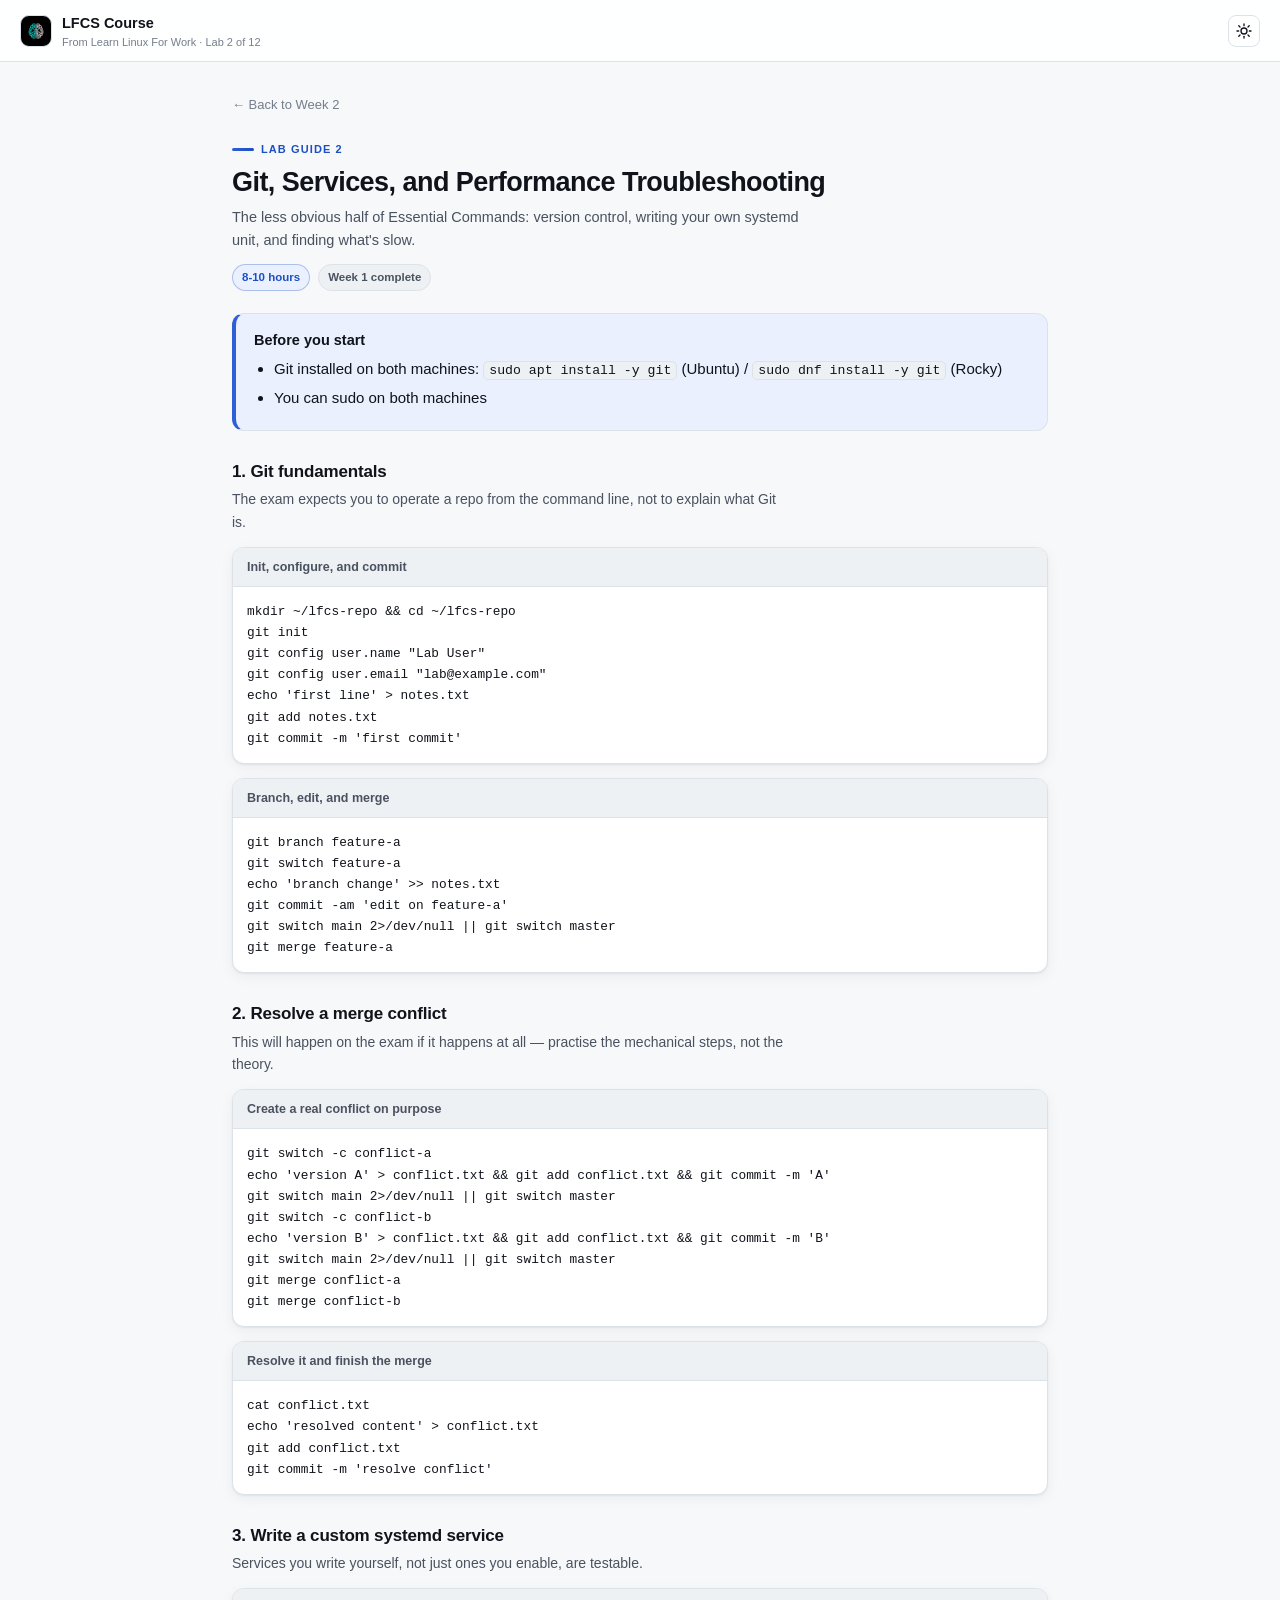
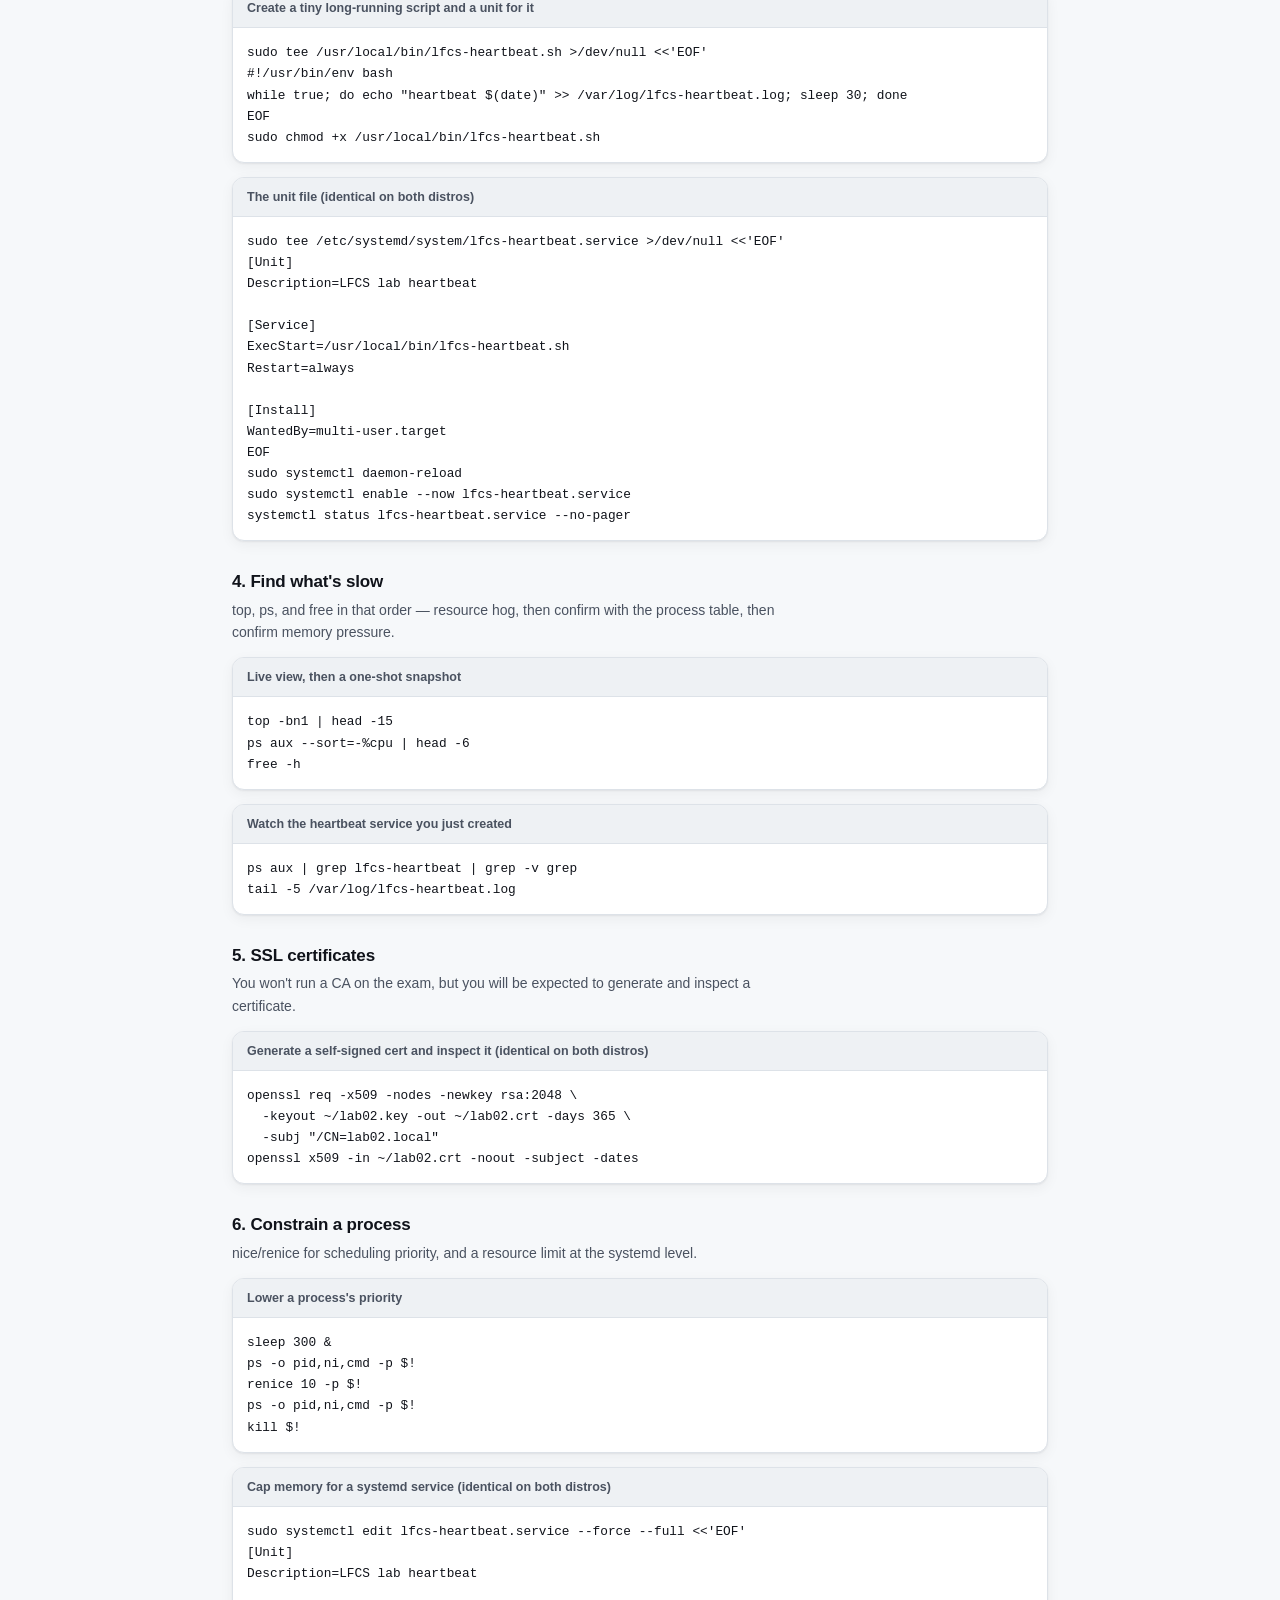
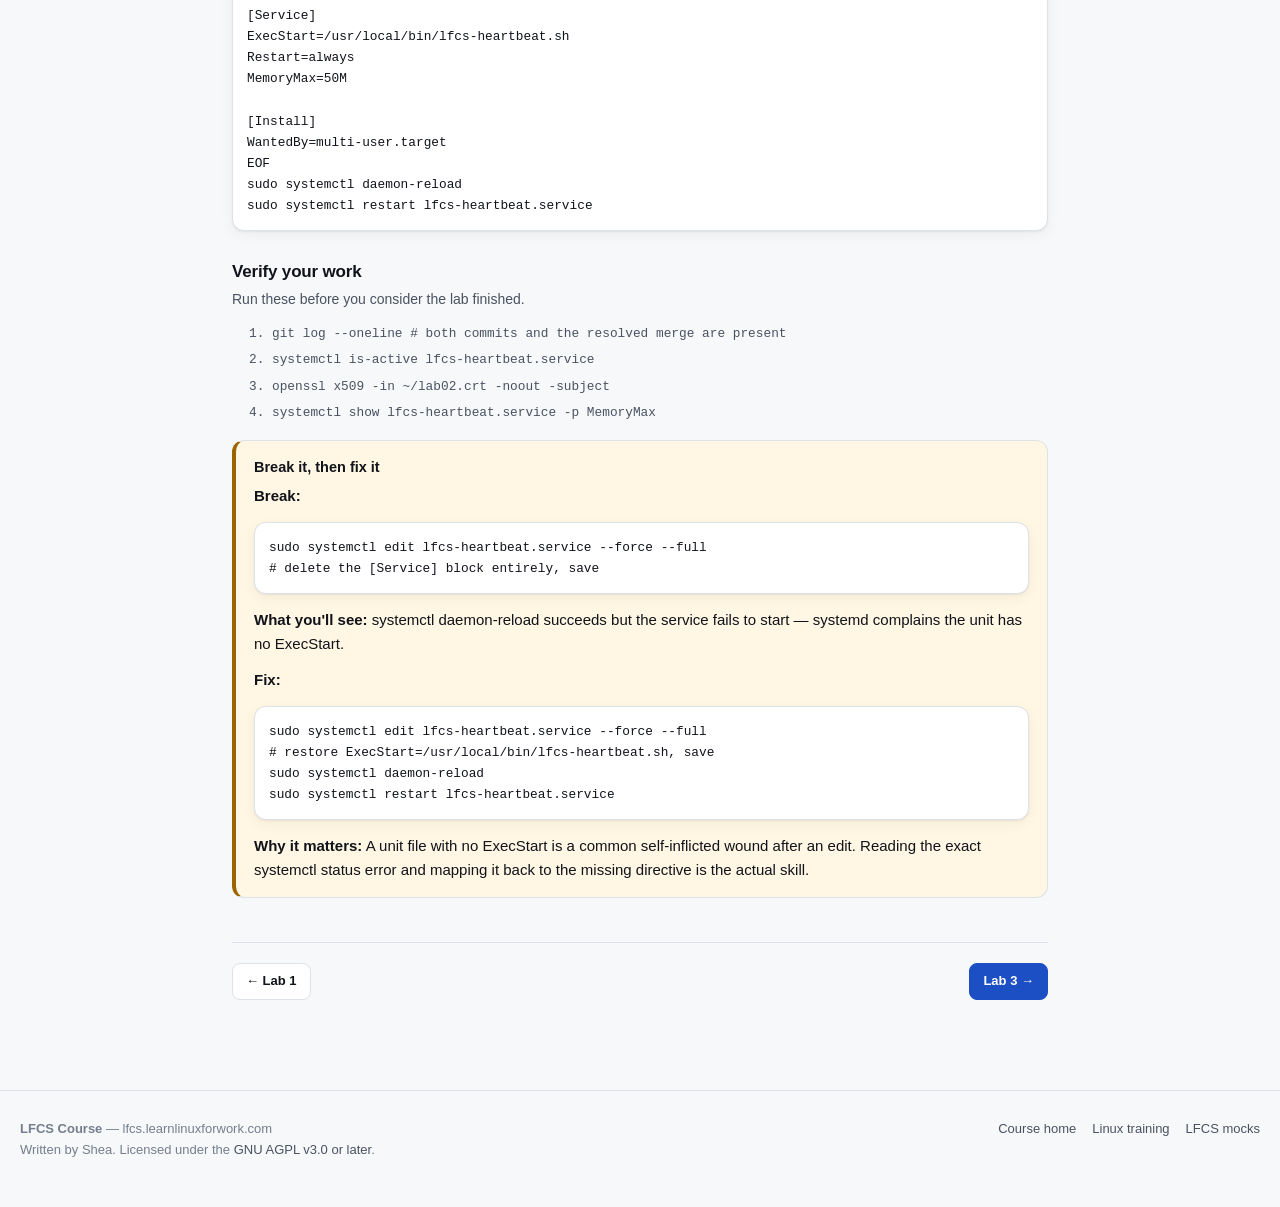
<file: lab/week-02.html>
<!DOCTYPE html>
<html lang="en">
<head>
<meta charset="utf-8">
<meta name="viewport" content="width=device-width, initial-scale=1">
<title>Lab 2: Git, Services, and Performance Troubleshooting — LFCS Course</title>
<meta name="description" content="The less obvious half of Essential Commands: version control, writing your own systemd unit, and finding what's slow.">
<meta name="color-scheme" content="light dark">
<link rel="icon" href="../assets/img/favicon.svg" type="image/svg+xml">
<link rel="stylesheet" href="../assets/css/style.css">
<style>
  .lab-wrap { max-width: 860px; margin: 0 auto; padding: 30px 22px 90px; }
  .lab-back { font-size: 13px; color: var(--text-3); display: inline-block; margin-bottom: 18px; }
  .lab-h { margin-bottom: 22px; }
  .lab-h h1 { font-size: 27px; letter-spacing: -.02em; margin-bottom: 6px; }
  .lab-meta { display: flex; flex-wrap: wrap; gap: 8px; margin: 12px 0 0; }
  .step { margin: 30px 0 0; }
  .step h2 { font-size: 17px; margin-bottom: 6px; }
  .step > p { color: var(--text-2); font-size: 14px; max-width: 72ch; }
  .cmd { margin: 14px 0; border: 1px solid var(--border); border-radius: var(--radius);
          overflow: hidden; background: var(--bg-elev); box-shadow: var(--shadow); }
  .cmd__t { font-size: 12.5px; font-weight: 600; color: var(--text-2);
             padding: 9px 14px; background: var(--bg-sunken); border-bottom: 1px solid var(--border); }
  .cmd pre { margin: 0; padding: 14px; overflow-x: auto; font-family: var(--mono);
              font-size: 12.8px; line-height: 1.65; color: var(--text); }
  .lab-nav { display: flex; justify-content: space-between; gap: 12px;
              margin-top: 44px; padding-top: 20px; border-top: 1px solid var(--border); }
  ol.verify { font-family: var(--mono); font-size: 12.8px; }
  ol.verify li { margin-bottom: 6px; color: var(--text-2); }
  @media print { .lab-back, .lab-nav, .header { display: none !important; } }
</style>
<script>
  (function () {
    try {
      var t = localStorage.getItem("lfcs.theme.v1");
      if (t === "light" || t === "dark") document.documentElement.setAttribute("data-theme", t);
    } catch (e) {}
  })();
</script>
</head>
<body>
<header class="header">
  <a class="brand" href="../index.html">
    <span class="brand__mark brand__mark--logo"><img src="../assets/img/ST-Brain-Logo.png" alt="Shea's Tech" width="24" height="24"></span>
    <span class="brand__text">
      <span class="brand__title">LFCS Course</span>
      <span class="brand__sub">From Learn Linux For Work · Lab 2 of 12</span>
    </span>
  </a>
  <span class="header__spacer"></span>
  <button class="btn btn--icon" data-theme-toggle title="Toggle dark / light mode" aria-label="Toggle dark or light mode">
    <svg class="icon-sun" viewBox="0 0 24 24" fill="none" stroke="currentColor" stroke-width="2" stroke-linecap="round" stroke-linejoin="round"><circle cx="12" cy="12" r="4.5"/><line x1="12" y1="1.5" x2="12" y2="4"/><line x1="12" y1="20" x2="12" y2="22.5"/><line x1="4.2" y1="4.2" x2="6" y2="6"/><line x1="18" y1="18" x2="19.8" y2="19.8"/><line x1="1.5" y1="12" x2="4" y2="12"/><line x1="20" y1="12" x2="22.5" y2="12"/><line x1="4.2" y1="19.8" x2="6" y2="18"/><line x1="18" y1="6" x2="19.8" y2="4.2"/></svg>
    <svg class="icon-moon" viewBox="0 0 24 24" fill="none" stroke="currentColor" stroke-width="2" stroke-linecap="round" stroke-linejoin="round"><path d="M21 12.8A9 9 0 1 1 11.2 3a7 7 0 0 0 9.8 9.8z"/></svg>
  </button>
</header>

<div class="lab-wrap">
  <a class="lab-back" href="../index.html#week-02">&larr; Back to Week 2</a>

  <div class="lab-h">
    <div class="section__eyebrow">Lab guide 2</div>
    <h1>Git, Services, and Performance Troubleshooting</h1>
    <p style="color:var(--text-2);font-size:14.5px;max-width:74ch">The less obvious half of Essential Commands: version control, writing your own systemd unit, and finding what's slow.</p>
    <div class="lab-meta">
      <span class="chip chip--accent">8-10 hours</span>
      <span class="chip">Week 1 complete</span>
    </div>
  </div>

  <div class="callout"><div class="callout__title">Before you start</div><ul><li>Git installed on both machines: <code>sudo apt install -y git</code> (Ubuntu) / <code>sudo dnf install -y git</code> (Rocky)</li><li>You can sudo on both machines</li></ul></div>

  <div class="step"><h2>1. Git fundamentals</h2><p>The exam expects you to operate a repo from the command line, not to explain what Git is.</p><div class="cmd"><div class="cmd__t">Init, configure, and commit</div><pre>mkdir ~/lfcs-repo && cd ~/lfcs-repo
git init
git config user.name "Lab User"
git config user.email "lab@example.com"
echo 'first line' > notes.txt
git add notes.txt
git commit -m 'first commit'</pre></div><div class="cmd"><div class="cmd__t">Branch, edit, and merge</div><pre>git branch feature-a
git switch feature-a
echo 'branch change' >> notes.txt
git commit -am 'edit on feature-a'
git switch main 2>/dev/null || git switch master
git merge feature-a</pre></div></div><div class="step"><h2>2. Resolve a merge conflict</h2><p>This will happen on the exam if it happens at all — practise the mechanical steps, not the theory.</p><div class="cmd"><div class="cmd__t">Create a real conflict on purpose</div><pre>git switch -c conflict-a
echo 'version A' > conflict.txt && git add conflict.txt && git commit -m 'A'
git switch main 2>/dev/null || git switch master
git switch -c conflict-b
echo 'version B' > conflict.txt && git add conflict.txt && git commit -m 'B'
git switch main 2>/dev/null || git switch master
git merge conflict-a
git merge conflict-b</pre></div><div class="cmd"><div class="cmd__t">Resolve it and finish the merge</div><pre>cat conflict.txt
echo 'resolved content' > conflict.txt
git add conflict.txt
git commit -m 'resolve conflict'</pre></div></div><div class="step"><h2>3. Write a custom systemd service</h2><p>Services you write yourself, not just ones you enable, are testable.</p><div class="cmd"><div class="cmd__t">Create a tiny long-running script and a unit for it</div><pre>sudo tee /usr/local/bin/lfcs-heartbeat.sh >/dev/null <<'EOF'
#!/usr/bin/env bash
while true; do echo "heartbeat $(date)" >> /var/log/lfcs-heartbeat.log; sleep 30; done
EOF
sudo chmod +x /usr/local/bin/lfcs-heartbeat.sh</pre></div><div class="cmd"><div class="cmd__t">The unit file (identical on both distros)</div><pre>sudo tee /etc/systemd/system/lfcs-heartbeat.service >/dev/null <<'EOF'
[Unit]
Description=LFCS lab heartbeat

[Service]
ExecStart=/usr/local/bin/lfcs-heartbeat.sh
Restart=always

[Install]
WantedBy=multi-user.target
EOF
sudo systemctl daemon-reload
sudo systemctl enable --now lfcs-heartbeat.service
systemctl status lfcs-heartbeat.service --no-pager</pre></div></div><div class="step"><h2>4. Find what's slow</h2><p>top, ps, and free in that order — resource hog, then confirm with the process table, then confirm memory pressure.</p><div class="cmd"><div class="cmd__t">Live view, then a one-shot snapshot</div><pre>top -bn1 | head -15
ps aux --sort=-%cpu | head -6
free -h</pre></div><div class="cmd"><div class="cmd__t">Watch the heartbeat service you just created</div><pre>ps aux | grep lfcs-heartbeat | grep -v grep
tail -5 /var/log/lfcs-heartbeat.log</pre></div></div><div class="step"><h2>5. SSL certificates</h2><p>You won't run a CA on the exam, but you will be expected to generate and inspect a certificate.</p><div class="cmd"><div class="cmd__t">Generate a self-signed cert and inspect it (identical on both distros)</div><pre>openssl req -x509 -nodes -newkey rsa:2048 \
  -keyout ~/lab02.key -out ~/lab02.crt -days 365 \
  -subj "/CN=lab02.local"
openssl x509 -in ~/lab02.crt -noout -subject -dates</pre></div></div><div class="step"><h2>6. Constrain a process</h2><p>nice/renice for scheduling priority, and a resource limit at the systemd level.</p><div class="cmd"><div class="cmd__t">Lower a process's priority</div><pre>sleep 300 &
ps -o pid,ni,cmd -p $!
renice 10 -p $!
ps -o pid,ni,cmd -p $!
kill $!</pre></div><div class="cmd"><div class="cmd__t">Cap memory for a systemd service (identical on both distros)</div><pre>sudo systemctl edit lfcs-heartbeat.service --force --full <<'EOF'
[Unit]
Description=LFCS lab heartbeat

[Service]
ExecStart=/usr/local/bin/lfcs-heartbeat.sh
Restart=always
MemoryMax=50M

[Install]
WantedBy=multi-user.target
EOF
sudo systemctl daemon-reload
sudo systemctl restart lfcs-heartbeat.service</pre></div></div>

  <div class="step">
    <h2>Verify your work</h2>
    <p>Run these before you consider the lab finished.</p>
    <ol class="verify"><li>git log --oneline           # both commits and the resolved merge are present</li><li>systemctl is-active lfcs-heartbeat.service</li><li>openssl x509 -in ~/lab02.crt -noout -subject</li><li>systemctl show lfcs-heartbeat.service -p MemoryMax</li></ol>
  </div>

  <div class="callout callout--warn"><div class="callout__title">Break it, then fix it</div><p><strong>Break:</strong></p><div class="cmd"><pre>sudo systemctl edit lfcs-heartbeat.service --force --full
# delete the [Service] block entirely, save</pre></div><p><strong>What you'll see:</strong> systemctl daemon-reload succeeds but the service fails to start — systemd complains the unit has no ExecStart.</p><p><strong>Fix:</strong></p><div class="cmd"><pre>sudo systemctl edit lfcs-heartbeat.service --force --full
# restore ExecStart=/usr/local/bin/lfcs-heartbeat.sh, save
sudo systemctl daemon-reload
sudo systemctl restart lfcs-heartbeat.service</pre></div><p><strong>Why it matters:</strong> A unit file with no ExecStart is a common self-inflicted wound after an edit. Reading the exact systemctl status error and mapping it back to the missing directive is the actual skill.</p></div>

  <div class="lab-nav">
    <span><a class="btn" href="week-01.html">&larr; Lab 1</a></span>
    <span><a class="btn btn--primary" href="week-03.html">Lab 3 &rarr;</a></span>
  </div>
</div>

<footer class="footer">
  <div class="footer__inner">
    <div><strong>LFCS Course</strong> — lfcs.learnlinuxforwork.com<br>
    Written by Shea. Licensed under the
    <a href="https://learnlinuxforwork.com/license" target="_blank" rel="noopener noreferrer">GNU AGPL v3.0 or later</a>.</div>
    <div class="footer__links">
      <a href="../index.html">Course home</a>
      <a href="https://www.learnlinuxforwork.com" target="_blank" rel="noopener noreferrer">Linux training</a>
      <a href="https://killer.sh/lfcs" target="_blank" rel="noopener noreferrer">LFCS mocks</a>
    </div>
  </div>
</footer>

<script src="../assets/js/lab.js"></script>
</body>
</html>
</file>
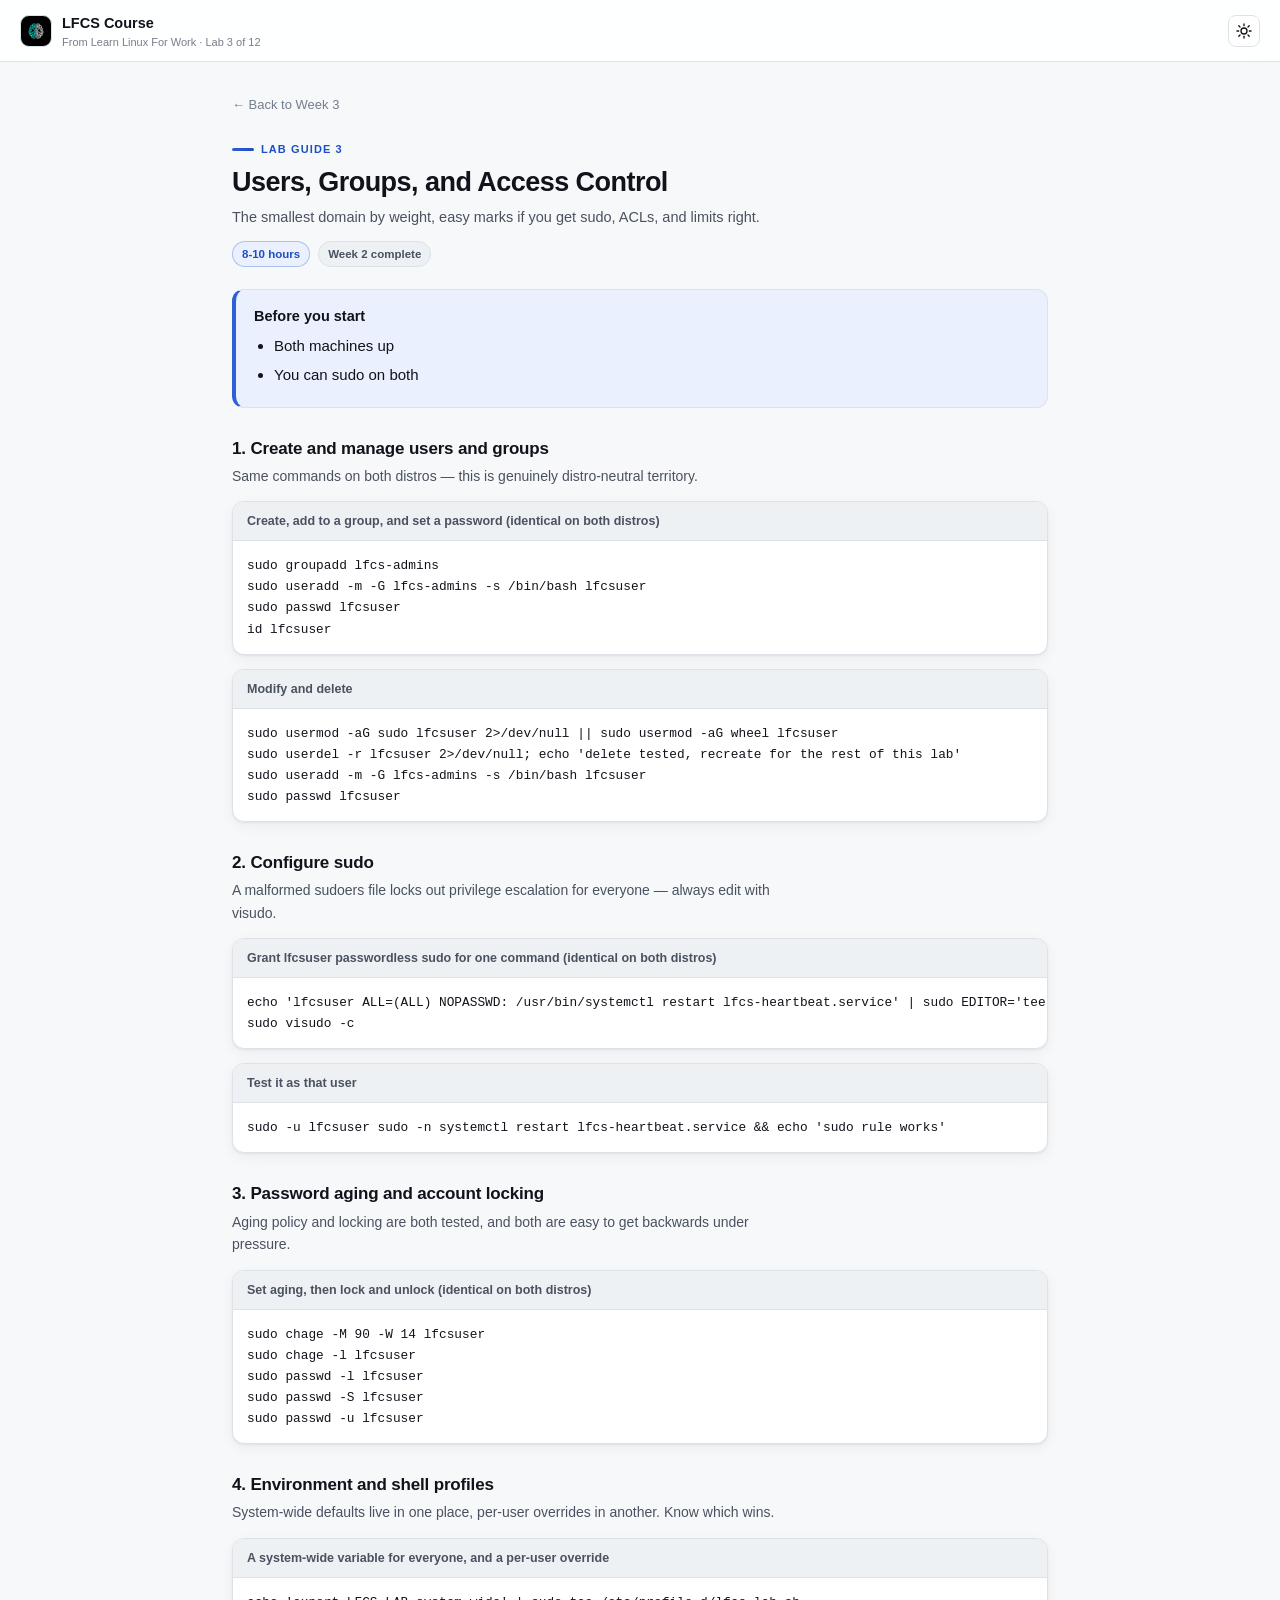
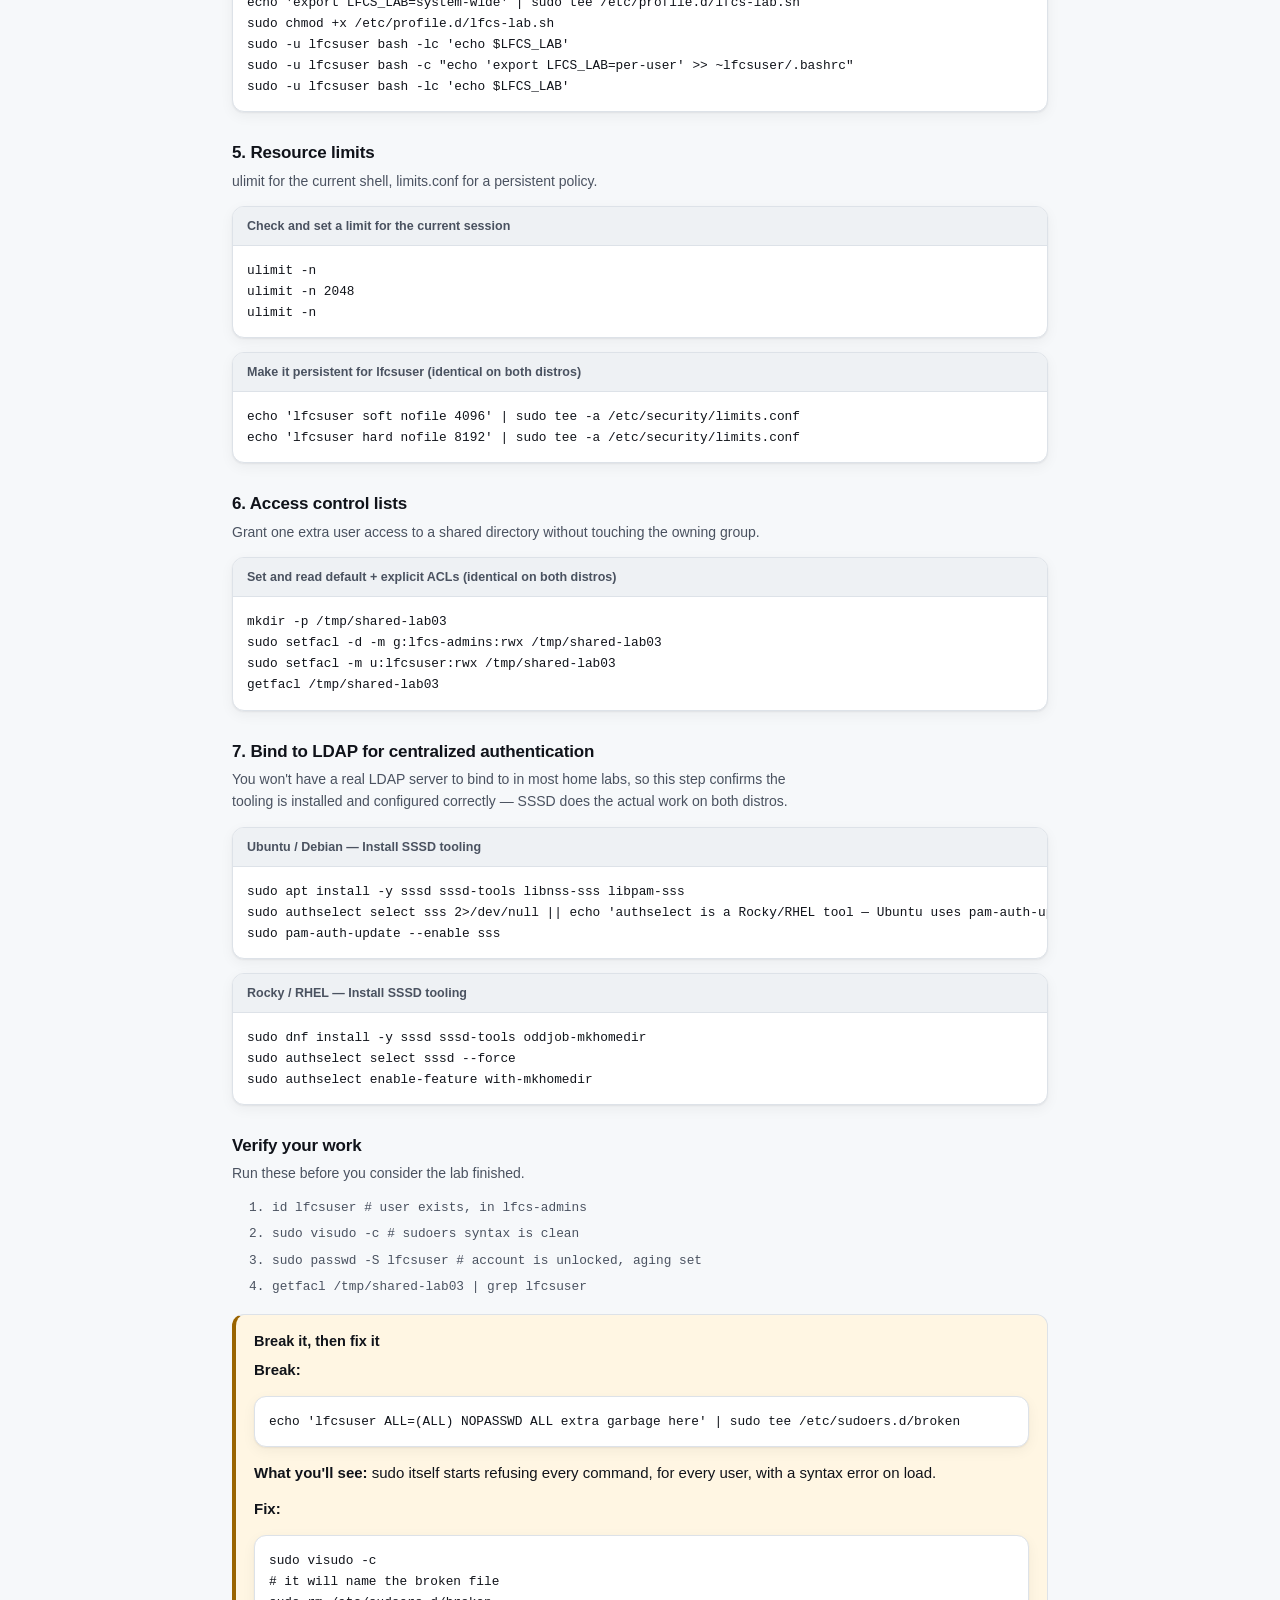
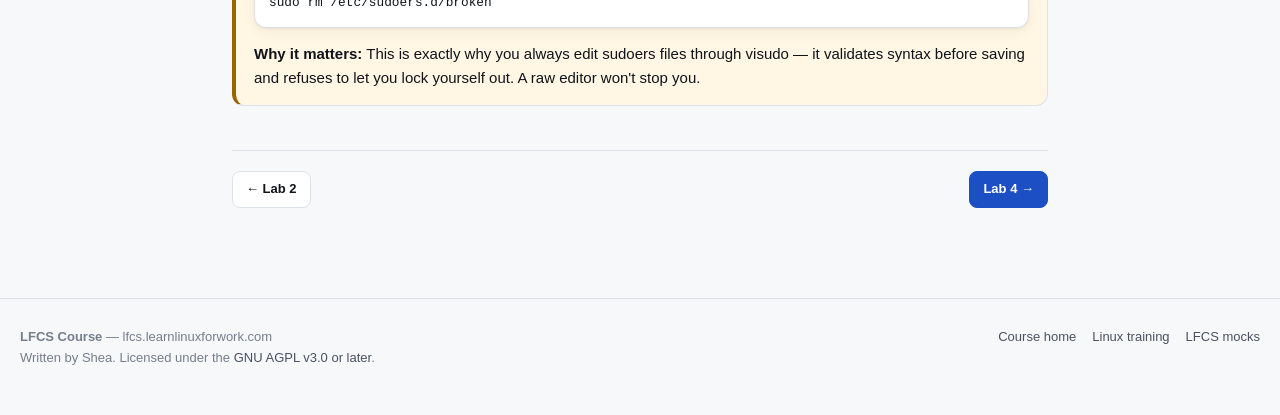
<file: lab/week-03.html>
<!DOCTYPE html>
<html lang="en">
<head>
<meta charset="utf-8">
<meta name="viewport" content="width=device-width, initial-scale=1">
<title>Lab 3: Users, Groups, and Access Control — LFCS Course</title>
<meta name="description" content="The smallest domain by weight, easy marks if you get sudo, ACLs, and limits right.">
<meta name="color-scheme" content="light dark">
<link rel="icon" href="../assets/img/favicon.svg" type="image/svg+xml">
<link rel="stylesheet" href="../assets/css/style.css">
<style>
  .lab-wrap { max-width: 860px; margin: 0 auto; padding: 30px 22px 90px; }
  .lab-back { font-size: 13px; color: var(--text-3); display: inline-block; margin-bottom: 18px; }
  .lab-h { margin-bottom: 22px; }
  .lab-h h1 { font-size: 27px; letter-spacing: -.02em; margin-bottom: 6px; }
  .lab-meta { display: flex; flex-wrap: wrap; gap: 8px; margin: 12px 0 0; }
  .step { margin: 30px 0 0; }
  .step h2 { font-size: 17px; margin-bottom: 6px; }
  .step > p { color: var(--text-2); font-size: 14px; max-width: 72ch; }
  .cmd { margin: 14px 0; border: 1px solid var(--border); border-radius: var(--radius);
          overflow: hidden; background: var(--bg-elev); box-shadow: var(--shadow); }
  .cmd__t { font-size: 12.5px; font-weight: 600; color: var(--text-2);
             padding: 9px 14px; background: var(--bg-sunken); border-bottom: 1px solid var(--border); }
  .cmd pre { margin: 0; padding: 14px; overflow-x: auto; font-family: var(--mono);
              font-size: 12.8px; line-height: 1.65; color: var(--text); }
  .lab-nav { display: flex; justify-content: space-between; gap: 12px;
              margin-top: 44px; padding-top: 20px; border-top: 1px solid var(--border); }
  ol.verify { font-family: var(--mono); font-size: 12.8px; }
  ol.verify li { margin-bottom: 6px; color: var(--text-2); }
  @media print { .lab-back, .lab-nav, .header { display: none !important; } }
</style>
<script>
  (function () {
    try {
      var t = localStorage.getItem("lfcs.theme.v1");
      if (t === "light" || t === "dark") document.documentElement.setAttribute("data-theme", t);
    } catch (e) {}
  })();
</script>
</head>
<body>
<header class="header">
  <a class="brand" href="../index.html">
    <span class="brand__mark brand__mark--logo"><img src="../assets/img/ST-Brain-Logo.png" alt="Shea's Tech" width="24" height="24"></span>
    <span class="brand__text">
      <span class="brand__title">LFCS Course</span>
      <span class="brand__sub">From Learn Linux For Work · Lab 3 of 12</span>
    </span>
  </a>
  <span class="header__spacer"></span>
  <button class="btn btn--icon" data-theme-toggle title="Toggle dark / light mode" aria-label="Toggle dark or light mode">
    <svg class="icon-sun" viewBox="0 0 24 24" fill="none" stroke="currentColor" stroke-width="2" stroke-linecap="round" stroke-linejoin="round"><circle cx="12" cy="12" r="4.5"/><line x1="12" y1="1.5" x2="12" y2="4"/><line x1="12" y1="20" x2="12" y2="22.5"/><line x1="4.2" y1="4.2" x2="6" y2="6"/><line x1="18" y1="18" x2="19.8" y2="19.8"/><line x1="1.5" y1="12" x2="4" y2="12"/><line x1="20" y1="12" x2="22.5" y2="12"/><line x1="4.2" y1="19.8" x2="6" y2="18"/><line x1="18" y1="6" x2="19.8" y2="4.2"/></svg>
    <svg class="icon-moon" viewBox="0 0 24 24" fill="none" stroke="currentColor" stroke-width="2" stroke-linecap="round" stroke-linejoin="round"><path d="M21 12.8A9 9 0 1 1 11.2 3a7 7 0 0 0 9.8 9.8z"/></svg>
  </button>
</header>

<div class="lab-wrap">
  <a class="lab-back" href="../index.html#week-03">&larr; Back to Week 3</a>

  <div class="lab-h">
    <div class="section__eyebrow">Lab guide 3</div>
    <h1>Users, Groups, and Access Control</h1>
    <p style="color:var(--text-2);font-size:14.5px;max-width:74ch">The smallest domain by weight, easy marks if you get sudo, ACLs, and limits right.</p>
    <div class="lab-meta">
      <span class="chip chip--accent">8-10 hours</span>
      <span class="chip">Week 2 complete</span>
    </div>
  </div>

  <div class="callout"><div class="callout__title">Before you start</div><ul><li>Both machines up</li><li>You can sudo on both</li></ul></div>

  <div class="step"><h2>1. Create and manage users and groups</h2><p>Same commands on both distros — this is genuinely distro-neutral territory.</p><div class="cmd"><div class="cmd__t">Create, add to a group, and set a password (identical on both distros)</div><pre>sudo groupadd lfcs-admins
sudo useradd -m -G lfcs-admins -s /bin/bash lfcsuser
sudo passwd lfcsuser
id lfcsuser</pre></div><div class="cmd"><div class="cmd__t">Modify and delete</div><pre>sudo usermod -aG sudo lfcsuser 2>/dev/null || sudo usermod -aG wheel lfcsuser
sudo userdel -r lfcsuser 2>/dev/null; echo 'delete tested, recreate for the rest of this lab'
sudo useradd -m -G lfcs-admins -s /bin/bash lfcsuser
sudo passwd lfcsuser</pre></div></div><div class="step"><h2>2. Configure sudo</h2><p>A malformed sudoers file locks out privilege escalation for everyone — always edit with visudo.</p><div class="cmd"><div class="cmd__t">Grant lfcsuser passwordless sudo for one command (identical on both distros)</div><pre>echo 'lfcsuser ALL=(ALL) NOPASSWD: /usr/bin/systemctl restart lfcs-heartbeat.service' | sudo EDITOR='tee' visudo -f /etc/sudoers.d/lfcsuser
sudo visudo -c</pre></div><div class="cmd"><div class="cmd__t">Test it as that user</div><pre>sudo -u lfcsuser sudo -n systemctl restart lfcs-heartbeat.service && echo 'sudo rule works'</pre></div></div><div class="step"><h2>3. Password aging and account locking</h2><p>Aging policy and locking are both tested, and both are easy to get backwards under pressure.</p><div class="cmd"><div class="cmd__t">Set aging, then lock and unlock (identical on both distros)</div><pre>sudo chage -M 90 -W 14 lfcsuser
sudo chage -l lfcsuser
sudo passwd -l lfcsuser
sudo passwd -S lfcsuser
sudo passwd -u lfcsuser</pre></div></div><div class="step"><h2>4. Environment and shell profiles</h2><p>System-wide defaults live in one place, per-user overrides in another. Know which wins.</p><div class="cmd"><div class="cmd__t">A system-wide variable for everyone, and a per-user override</div><pre>echo 'export LFCS_LAB=system-wide' | sudo tee /etc/profile.d/lfcs-lab.sh
sudo chmod +x /etc/profile.d/lfcs-lab.sh
sudo -u lfcsuser bash -lc 'echo $LFCS_LAB'
sudo -u lfcsuser bash -c "echo 'export LFCS_LAB=per-user' >> ~lfcsuser/.bashrc"
sudo -u lfcsuser bash -lc 'echo $LFCS_LAB'</pre></div></div><div class="step"><h2>5. Resource limits</h2><p>ulimit for the current shell, limits.conf for a persistent policy.</p><div class="cmd"><div class="cmd__t">Check and set a limit for the current session</div><pre>ulimit -n
ulimit -n 2048
ulimit -n</pre></div><div class="cmd"><div class="cmd__t">Make it persistent for lfcsuser (identical on both distros)</div><pre>echo 'lfcsuser soft nofile 4096' | sudo tee -a /etc/security/limits.conf
echo 'lfcsuser hard nofile 8192' | sudo tee -a /etc/security/limits.conf</pre></div></div><div class="step"><h2>6. Access control lists</h2><p>Grant one extra user access to a shared directory without touching the owning group.</p><div class="cmd"><div class="cmd__t">Set and read default + explicit ACLs (identical on both distros)</div><pre>mkdir -p /tmp/shared-lab03
sudo setfacl -d -m g:lfcs-admins:rwx /tmp/shared-lab03
sudo setfacl -m u:lfcsuser:rwx /tmp/shared-lab03
getfacl /tmp/shared-lab03</pre></div></div><div class="step"><h2>7. Bind to LDAP for centralized authentication</h2><p>You won't have a real LDAP server to bind to in most home labs, so this step confirms the tooling is installed and configured correctly — SSSD does the actual work on both distros.</p><div class="cmd"><div class="cmd__t">Ubuntu / Debian — Install SSSD tooling</div><pre>sudo apt install -y sssd sssd-tools libnss-sss libpam-sss
sudo authselect select sss 2>/dev/null || echo 'authselect is a Rocky/RHEL tool — Ubuntu uses pam-auth-update instead'
sudo pam-auth-update --enable sss</pre></div><div class="cmd"><div class="cmd__t">Rocky / RHEL — Install SSSD tooling</div><pre>sudo dnf install -y sssd sssd-tools oddjob-mkhomedir
sudo authselect select sssd --force
sudo authselect enable-feature with-mkhomedir</pre></div></div>

  <div class="step">
    <h2>Verify your work</h2>
    <p>Run these before you consider the lab finished.</p>
    <ol class="verify"><li>id lfcsuser                       # user exists, in lfcs-admins</li><li>sudo visudo -c                    # sudoers syntax is clean</li><li>sudo passwd -S lfcsuser           # account is unlocked, aging set</li><li>getfacl /tmp/shared-lab03 | grep lfcsuser</li></ol>
  </div>

  <div class="callout callout--warn"><div class="callout__title">Break it, then fix it</div><p><strong>Break:</strong></p><div class="cmd"><pre>echo 'lfcsuser ALL=(ALL) NOPASSWD ALL extra garbage here' | sudo tee /etc/sudoers.d/broken</pre></div><p><strong>What you'll see:</strong> sudo itself starts refusing every command, for every user, with a syntax error on load.</p><p><strong>Fix:</strong></p><div class="cmd"><pre>sudo visudo -c
# it will name the broken file
sudo rm /etc/sudoers.d/broken</pre></div><p><strong>Why it matters:</strong> This is exactly why you always edit sudoers files through visudo — it validates syntax before saving and refuses to let you lock yourself out. A raw editor won't stop you.</p></div>

  <div class="lab-nav">
    <span><a class="btn" href="week-02.html">&larr; Lab 2</a></span>
    <span><a class="btn btn--primary" href="week-04.html">Lab 4 &rarr;</a></span>
  </div>
</div>

<footer class="footer">
  <div class="footer__inner">
    <div><strong>LFCS Course</strong> — lfcs.learnlinuxforwork.com<br>
    Written by Shea. Licensed under the
    <a href="https://learnlinuxforwork.com/license" target="_blank" rel="noopener noreferrer">GNU AGPL v3.0 or later</a>.</div>
    <div class="footer__links">
      <a href="../index.html">Course home</a>
      <a href="https://www.learnlinuxforwork.com" target="_blank" rel="noopener noreferrer">Linux training</a>
      <a href="https://killer.sh/lfcs" target="_blank" rel="noopener noreferrer">LFCS mocks</a>
    </div>
  </div>
</footer>

<script src="../assets/js/lab.js"></script>
</body>
</html>
</file>
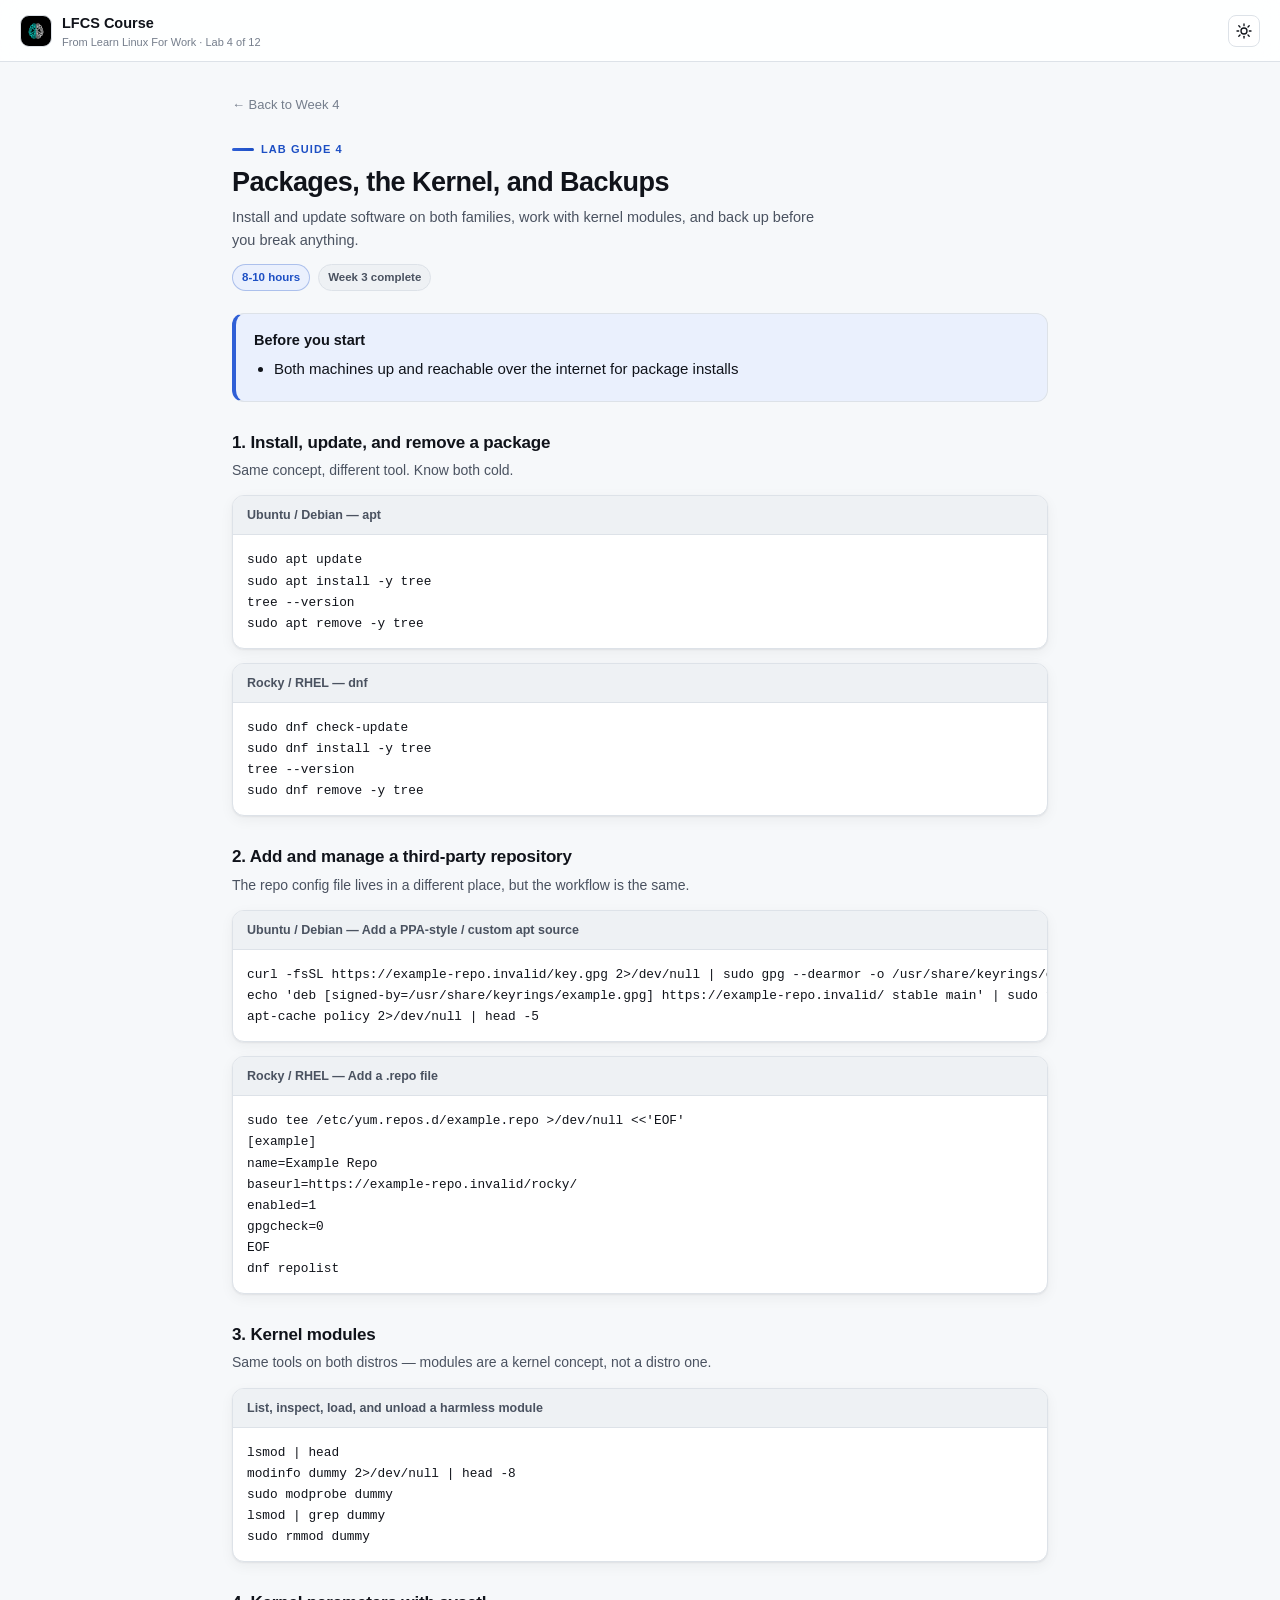
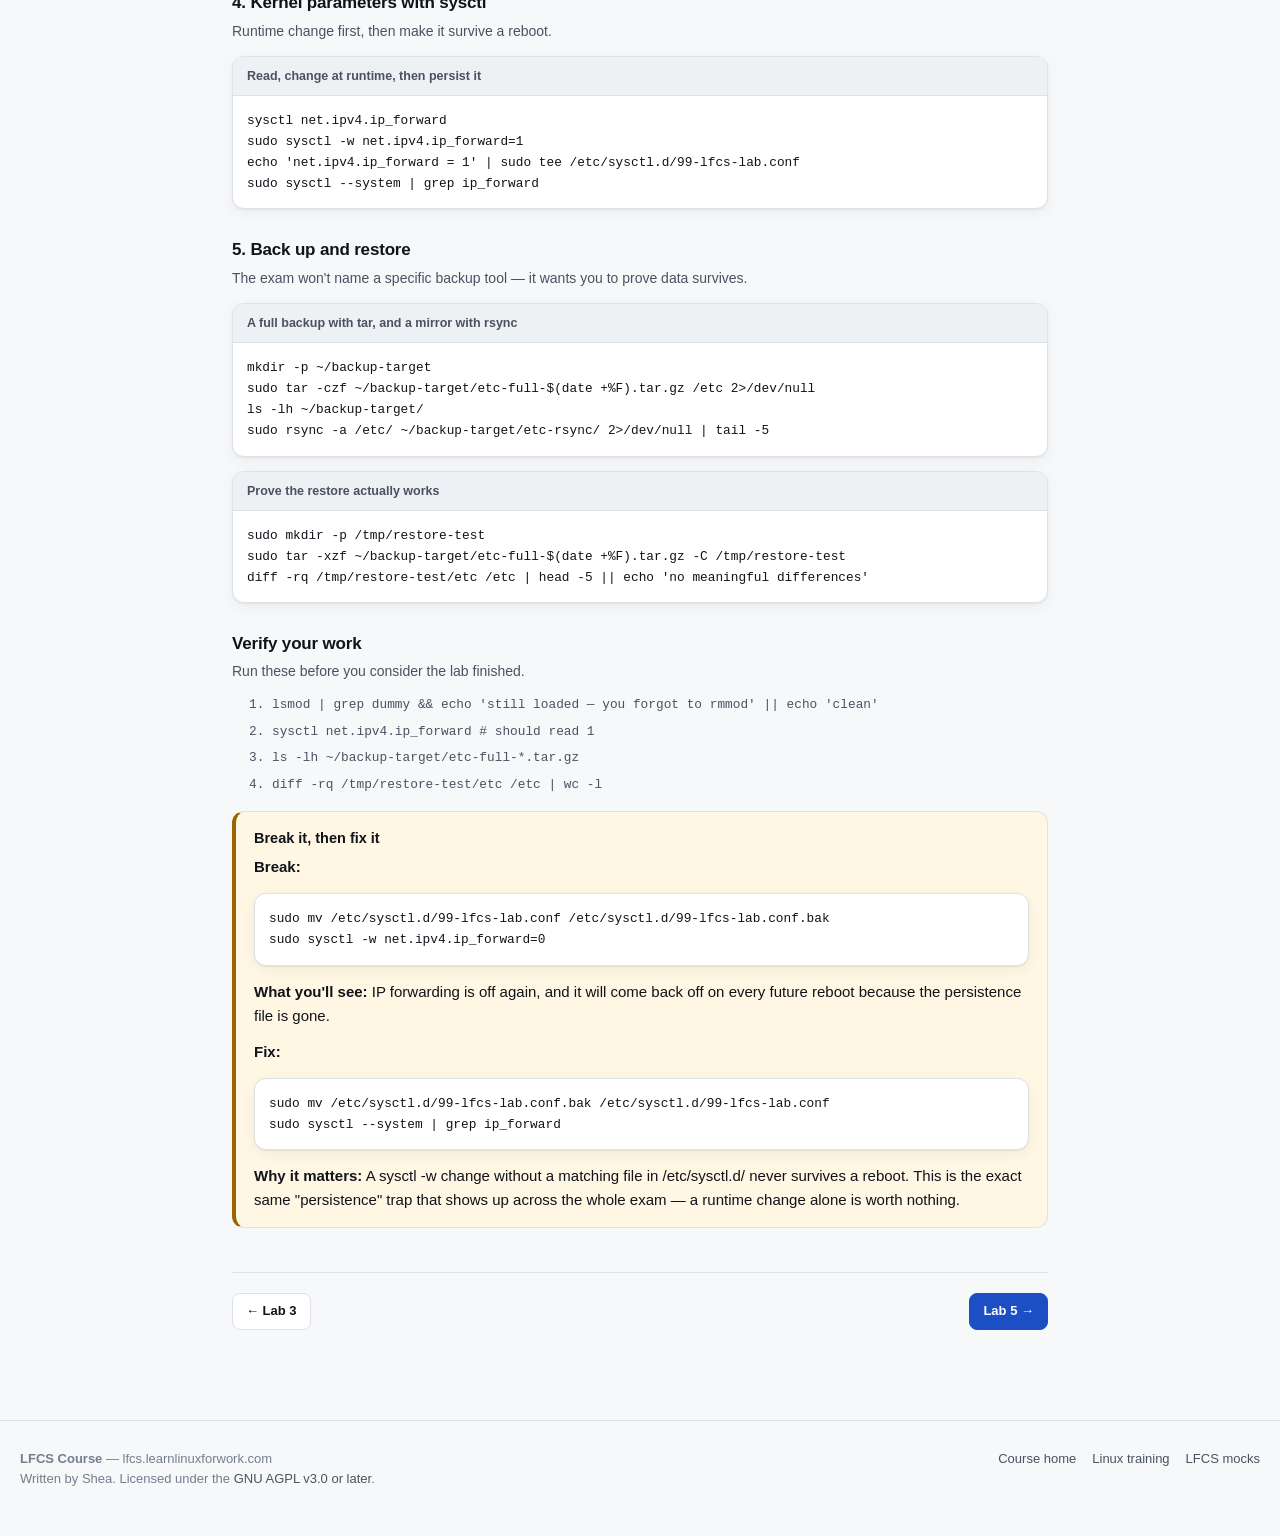
<file: lab/week-04.html>
<!DOCTYPE html>
<html lang="en">
<head>
<meta charset="utf-8">
<meta name="viewport" content="width=device-width, initial-scale=1">
<title>Lab 4: Packages, the Kernel, and Backups — LFCS Course</title>
<meta name="description" content="Install and update software on both families, work with kernel modules, and back up before you break anything.">
<meta name="color-scheme" content="light dark">
<link rel="icon" href="../assets/img/favicon.svg" type="image/svg+xml">
<link rel="stylesheet" href="../assets/css/style.css">
<style>
  .lab-wrap { max-width: 860px; margin: 0 auto; padding: 30px 22px 90px; }
  .lab-back { font-size: 13px; color: var(--text-3); display: inline-block; margin-bottom: 18px; }
  .lab-h { margin-bottom: 22px; }
  .lab-h h1 { font-size: 27px; letter-spacing: -.02em; margin-bottom: 6px; }
  .lab-meta { display: flex; flex-wrap: wrap; gap: 8px; margin: 12px 0 0; }
  .step { margin: 30px 0 0; }
  .step h2 { font-size: 17px; margin-bottom: 6px; }
  .step > p { color: var(--text-2); font-size: 14px; max-width: 72ch; }
  .cmd { margin: 14px 0; border: 1px solid var(--border); border-radius: var(--radius);
          overflow: hidden; background: var(--bg-elev); box-shadow: var(--shadow); }
  .cmd__t { font-size: 12.5px; font-weight: 600; color: var(--text-2);
             padding: 9px 14px; background: var(--bg-sunken); border-bottom: 1px solid var(--border); }
  .cmd pre { margin: 0; padding: 14px; overflow-x: auto; font-family: var(--mono);
              font-size: 12.8px; line-height: 1.65; color: var(--text); }
  .lab-nav { display: flex; justify-content: space-between; gap: 12px;
              margin-top: 44px; padding-top: 20px; border-top: 1px solid var(--border); }
  ol.verify { font-family: var(--mono); font-size: 12.8px; }
  ol.verify li { margin-bottom: 6px; color: var(--text-2); }
  @media print { .lab-back, .lab-nav, .header { display: none !important; } }
</style>
<script>
  (function () {
    try {
      var t = localStorage.getItem("lfcs.theme.v1");
      if (t === "light" || t === "dark") document.documentElement.setAttribute("data-theme", t);
    } catch (e) {}
  })();
</script>
</head>
<body>
<header class="header">
  <a class="brand" href="../index.html">
    <span class="brand__mark brand__mark--logo"><img src="../assets/img/ST-Brain-Logo.png" alt="Shea's Tech" width="24" height="24"></span>
    <span class="brand__text">
      <span class="brand__title">LFCS Course</span>
      <span class="brand__sub">From Learn Linux For Work · Lab 4 of 12</span>
    </span>
  </a>
  <span class="header__spacer"></span>
  <button class="btn btn--icon" data-theme-toggle title="Toggle dark / light mode" aria-label="Toggle dark or light mode">
    <svg class="icon-sun" viewBox="0 0 24 24" fill="none" stroke="currentColor" stroke-width="2" stroke-linecap="round" stroke-linejoin="round"><circle cx="12" cy="12" r="4.5"/><line x1="12" y1="1.5" x2="12" y2="4"/><line x1="12" y1="20" x2="12" y2="22.5"/><line x1="4.2" y1="4.2" x2="6" y2="6"/><line x1="18" y1="18" x2="19.8" y2="19.8"/><line x1="1.5" y1="12" x2="4" y2="12"/><line x1="20" y1="12" x2="22.5" y2="12"/><line x1="4.2" y1="19.8" x2="6" y2="18"/><line x1="18" y1="6" x2="19.8" y2="4.2"/></svg>
    <svg class="icon-moon" viewBox="0 0 24 24" fill="none" stroke="currentColor" stroke-width="2" stroke-linecap="round" stroke-linejoin="round"><path d="M21 12.8A9 9 0 1 1 11.2 3a7 7 0 0 0 9.8 9.8z"/></svg>
  </button>
</header>

<div class="lab-wrap">
  <a class="lab-back" href="../index.html#week-04">&larr; Back to Week 4</a>

  <div class="lab-h">
    <div class="section__eyebrow">Lab guide 4</div>
    <h1>Packages, the Kernel, and Backups</h1>
    <p style="color:var(--text-2);font-size:14.5px;max-width:74ch">Install and update software on both families, work with kernel modules, and back up before you break anything.</p>
    <div class="lab-meta">
      <span class="chip chip--accent">8-10 hours</span>
      <span class="chip">Week 3 complete</span>
    </div>
  </div>

  <div class="callout"><div class="callout__title">Before you start</div><ul><li>Both machines up and reachable over the internet for package installs</li></ul></div>

  <div class="step"><h2>1. Install, update, and remove a package</h2><p>Same concept, different tool. Know both cold.</p><div class="cmd"><div class="cmd__t">Ubuntu / Debian — apt</div><pre>sudo apt update
sudo apt install -y tree
tree --version
sudo apt remove -y tree</pre></div><div class="cmd"><div class="cmd__t">Rocky / RHEL — dnf</div><pre>sudo dnf check-update
sudo dnf install -y tree
tree --version
sudo dnf remove -y tree</pre></div></div><div class="step"><h2>2. Add and manage a third-party repository</h2><p>The repo config file lives in a different place, but the workflow is the same.</p><div class="cmd"><div class="cmd__t">Ubuntu / Debian — Add a PPA-style / custom apt source</div><pre>curl -fsSL https://example-repo.invalid/key.gpg 2>/dev/null | sudo gpg --dearmor -o /usr/share/keyrings/example.gpg || true
echo 'deb [signed-by=/usr/share/keyrings/example.gpg] https://example-repo.invalid/ stable main' | sudo tee /etc/apt/sources.list.d/example.list
apt-cache policy 2>/dev/null | head -5</pre></div><div class="cmd"><div class="cmd__t">Rocky / RHEL — Add a .repo file</div><pre>sudo tee /etc/yum.repos.d/example.repo >/dev/null <<'EOF'
[example]
name=Example Repo
baseurl=https://example-repo.invalid/rocky/
enabled=1
gpgcheck=0
EOF
dnf repolist</pre></div></div><div class="step"><h2>3. Kernel modules</h2><p>Same tools on both distros — modules are a kernel concept, not a distro one.</p><div class="cmd"><div class="cmd__t">List, inspect, load, and unload a harmless module</div><pre>lsmod | head
modinfo dummy 2>/dev/null | head -8
sudo modprobe dummy
lsmod | grep dummy
sudo rmmod dummy</pre></div></div><div class="step"><h2>4. Kernel parameters with sysctl</h2><p>Runtime change first, then make it survive a reboot.</p><div class="cmd"><div class="cmd__t">Read, change at runtime, then persist it</div><pre>sysctl net.ipv4.ip_forward
sudo sysctl -w net.ipv4.ip_forward=1
echo 'net.ipv4.ip_forward = 1' | sudo tee /etc/sysctl.d/99-lfcs-lab.conf
sudo sysctl --system | grep ip_forward</pre></div></div><div class="step"><h2>5. Back up and restore</h2><p>The exam won't name a specific backup tool — it wants you to prove data survives.</p><div class="cmd"><div class="cmd__t">A full backup with tar, and a mirror with rsync</div><pre>mkdir -p ~/backup-target
sudo tar -czf ~/backup-target/etc-full-$(date +%F).tar.gz /etc 2>/dev/null
ls -lh ~/backup-target/
sudo rsync -a /etc/ ~/backup-target/etc-rsync/ 2>/dev/null | tail -5</pre></div><div class="cmd"><div class="cmd__t">Prove the restore actually works</div><pre>sudo mkdir -p /tmp/restore-test
sudo tar -xzf ~/backup-target/etc-full-$(date +%F).tar.gz -C /tmp/restore-test
diff -rq /tmp/restore-test/etc /etc | head -5 || echo 'no meaningful differences'</pre></div></div>

  <div class="step">
    <h2>Verify your work</h2>
    <p>Run these before you consider the lab finished.</p>
    <ol class="verify"><li>lsmod | grep dummy &amp;&amp; echo 'still loaded — you forgot to rmmod' || echo 'clean'</li><li>sysctl net.ipv4.ip_forward     # should read 1</li><li>ls -lh ~/backup-target/etc-full-*.tar.gz</li><li>diff -rq /tmp/restore-test/etc /etc | wc -l</li></ol>
  </div>

  <div class="callout callout--warn"><div class="callout__title">Break it, then fix it</div><p><strong>Break:</strong></p><div class="cmd"><pre>sudo mv /etc/sysctl.d/99-lfcs-lab.conf /etc/sysctl.d/99-lfcs-lab.conf.bak
sudo sysctl -w net.ipv4.ip_forward=0</pre></div><p><strong>What you'll see:</strong> IP forwarding is off again, and it will come back off on every future reboot because the persistence file is gone.</p><p><strong>Fix:</strong></p><div class="cmd"><pre>sudo mv /etc/sysctl.d/99-lfcs-lab.conf.bak /etc/sysctl.d/99-lfcs-lab.conf
sudo sysctl --system | grep ip_forward</pre></div><p><strong>Why it matters:</strong> A sysctl -w change without a matching file in /etc/sysctl.d/ never survives a reboot. This is the exact same "persistence" trap that shows up across the whole exam — a runtime change alone is worth nothing.</p></div>

  <div class="lab-nav">
    <span><a class="btn" href="week-03.html">&larr; Lab 3</a></span>
    <span><a class="btn btn--primary" href="week-05.html">Lab 5 &rarr;</a></span>
  </div>
</div>

<footer class="footer">
  <div class="footer__inner">
    <div><strong>LFCS Course</strong> — lfcs.learnlinuxforwork.com<br>
    Written by Shea. Licensed under the
    <a href="https://learnlinuxforwork.com/license" target="_blank" rel="noopener noreferrer">GNU AGPL v3.0 or later</a>.</div>
    <div class="footer__links">
      <a href="../index.html">Course home</a>
      <a href="https://www.learnlinuxforwork.com" target="_blank" rel="noopener noreferrer">Linux training</a>
      <a href="https://killer.sh/lfcs" target="_blank" rel="noopener noreferrer">LFCS mocks</a>
    </div>
  </div>
</footer>

<script src="../assets/js/lab.js"></script>
</body>
</html>
</file>
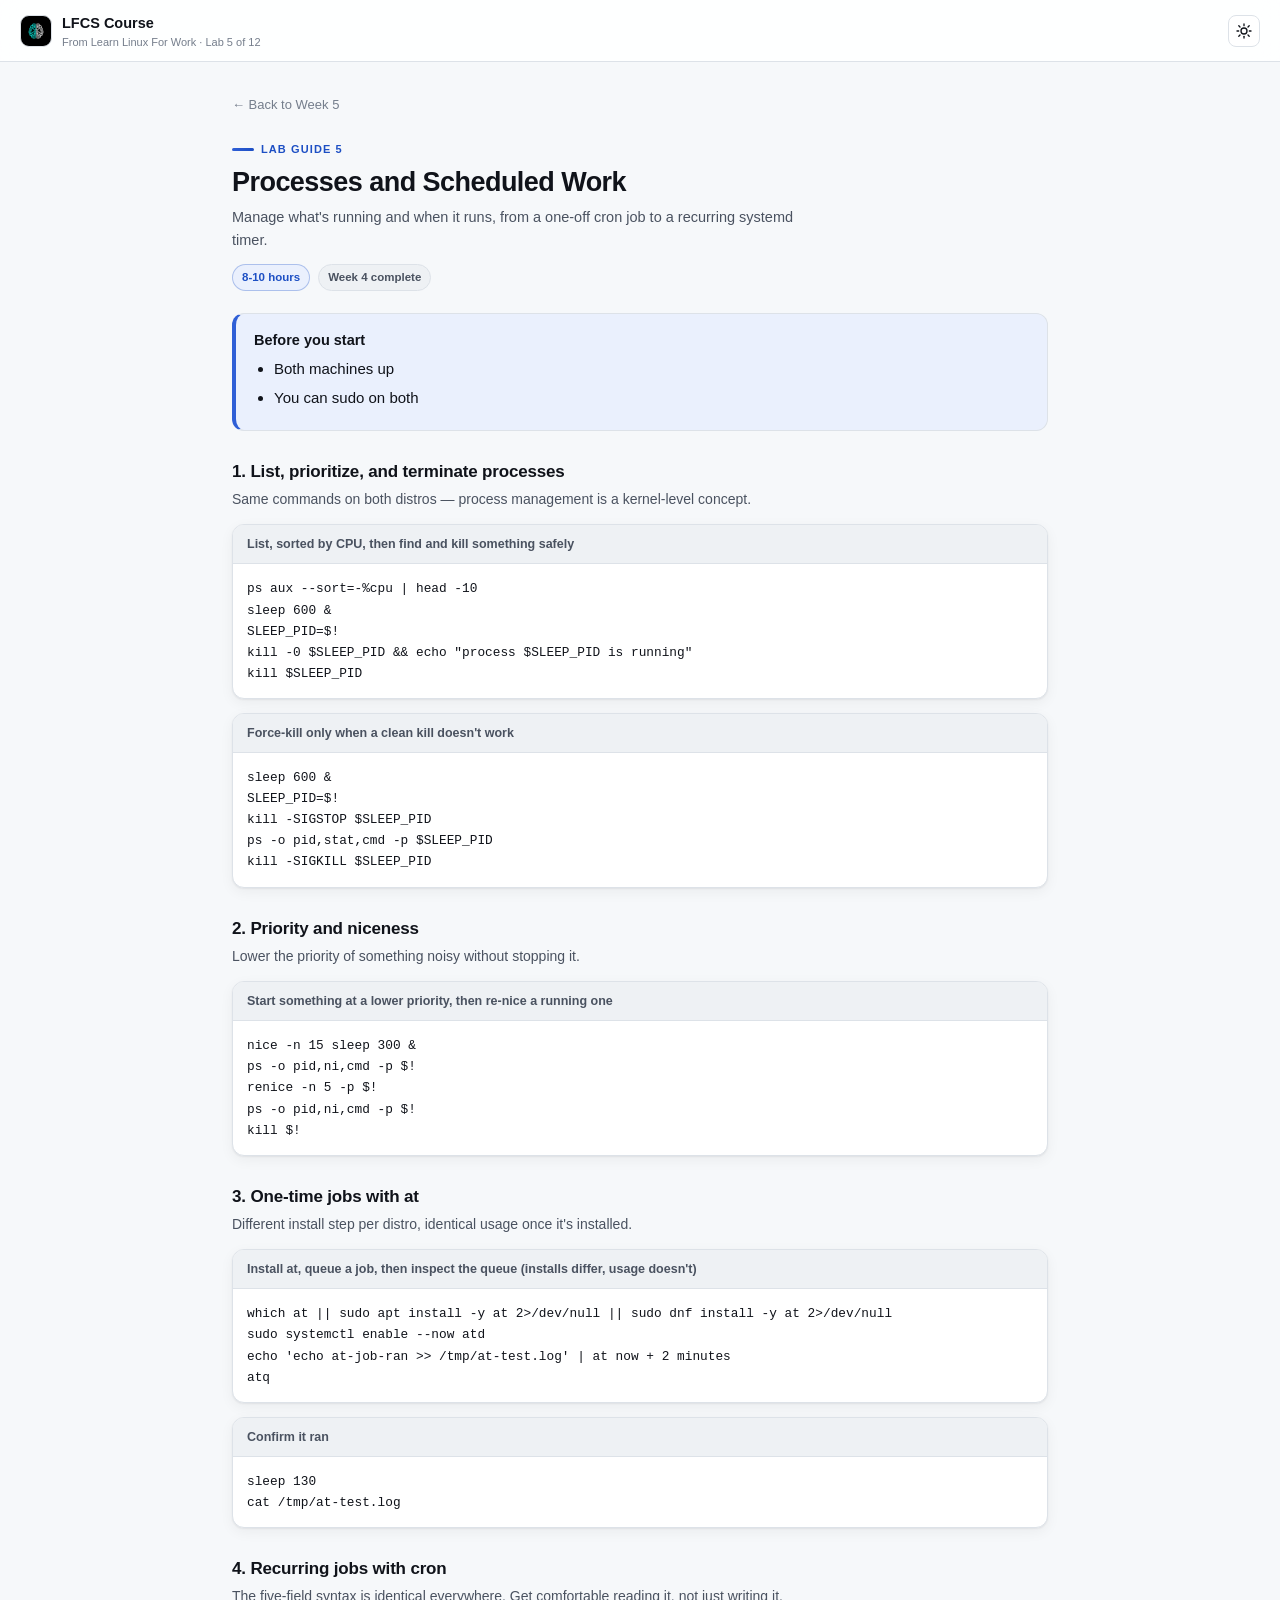
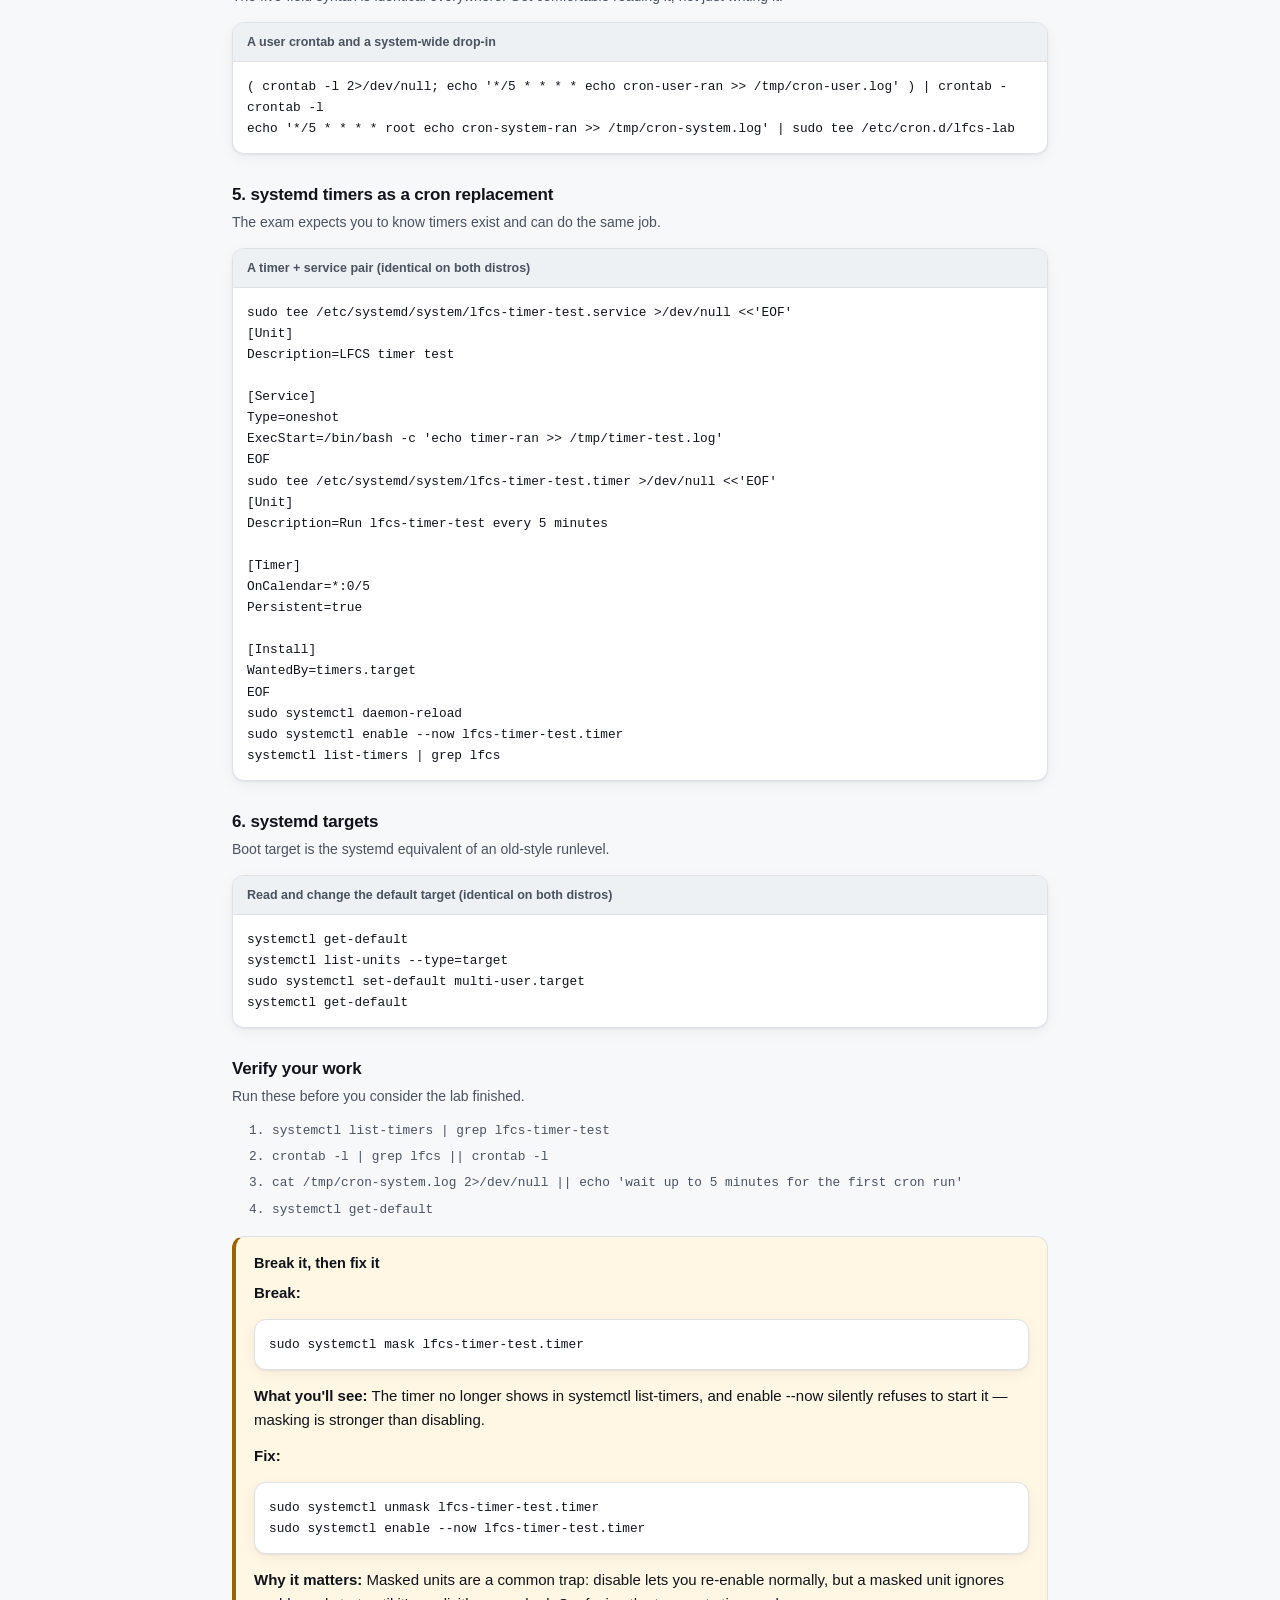
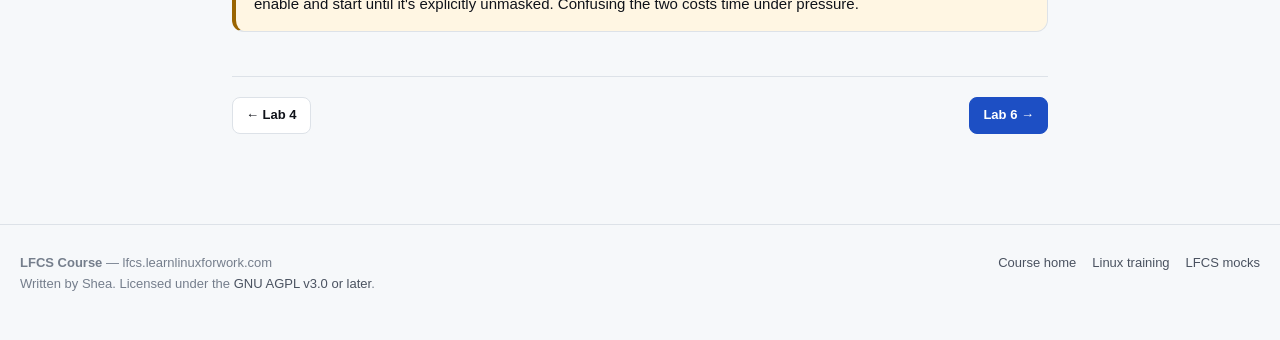
<file: lab/week-05.html>
<!DOCTYPE html>
<html lang="en">
<head>
<meta charset="utf-8">
<meta name="viewport" content="width=device-width, initial-scale=1">
<title>Lab 5: Processes and Scheduled Work — LFCS Course</title>
<meta name="description" content="Manage what's running and when it runs, from a one-off cron job to a recurring systemd timer.">
<meta name="color-scheme" content="light dark">
<link rel="icon" href="../assets/img/favicon.svg" type="image/svg+xml">
<link rel="stylesheet" href="../assets/css/style.css">
<style>
  .lab-wrap { max-width: 860px; margin: 0 auto; padding: 30px 22px 90px; }
  .lab-back { font-size: 13px; color: var(--text-3); display: inline-block; margin-bottom: 18px; }
  .lab-h { margin-bottom: 22px; }
  .lab-h h1 { font-size: 27px; letter-spacing: -.02em; margin-bottom: 6px; }
  .lab-meta { display: flex; flex-wrap: wrap; gap: 8px; margin: 12px 0 0; }
  .step { margin: 30px 0 0; }
  .step h2 { font-size: 17px; margin-bottom: 6px; }
  .step > p { color: var(--text-2); font-size: 14px; max-width: 72ch; }
  .cmd { margin: 14px 0; border: 1px solid var(--border); border-radius: var(--radius);
          overflow: hidden; background: var(--bg-elev); box-shadow: var(--shadow); }
  .cmd__t { font-size: 12.5px; font-weight: 600; color: var(--text-2);
             padding: 9px 14px; background: var(--bg-sunken); border-bottom: 1px solid var(--border); }
  .cmd pre { margin: 0; padding: 14px; overflow-x: auto; font-family: var(--mono);
              font-size: 12.8px; line-height: 1.65; color: var(--text); }
  .lab-nav { display: flex; justify-content: space-between; gap: 12px;
              margin-top: 44px; padding-top: 20px; border-top: 1px solid var(--border); }
  ol.verify { font-family: var(--mono); font-size: 12.8px; }
  ol.verify li { margin-bottom: 6px; color: var(--text-2); }
  @media print { .lab-back, .lab-nav, .header { display: none !important; } }
</style>
<script>
  (function () {
    try {
      var t = localStorage.getItem("lfcs.theme.v1");
      if (t === "light" || t === "dark") document.documentElement.setAttribute("data-theme", t);
    } catch (e) {}
  })();
</script>
</head>
<body>
<header class="header">
  <a class="brand" href="../index.html">
    <span class="brand__mark brand__mark--logo"><img src="../assets/img/ST-Brain-Logo.png" alt="Shea's Tech" width="24" height="24"></span>
    <span class="brand__text">
      <span class="brand__title">LFCS Course</span>
      <span class="brand__sub">From Learn Linux For Work · Lab 5 of 12</span>
    </span>
  </a>
  <span class="header__spacer"></span>
  <button class="btn btn--icon" data-theme-toggle title="Toggle dark / light mode" aria-label="Toggle dark or light mode">
    <svg class="icon-sun" viewBox="0 0 24 24" fill="none" stroke="currentColor" stroke-width="2" stroke-linecap="round" stroke-linejoin="round"><circle cx="12" cy="12" r="4.5"/><line x1="12" y1="1.5" x2="12" y2="4"/><line x1="12" y1="20" x2="12" y2="22.5"/><line x1="4.2" y1="4.2" x2="6" y2="6"/><line x1="18" y1="18" x2="19.8" y2="19.8"/><line x1="1.5" y1="12" x2="4" y2="12"/><line x1="20" y1="12" x2="22.5" y2="12"/><line x1="4.2" y1="19.8" x2="6" y2="18"/><line x1="18" y1="6" x2="19.8" y2="4.2"/></svg>
    <svg class="icon-moon" viewBox="0 0 24 24" fill="none" stroke="currentColor" stroke-width="2" stroke-linecap="round" stroke-linejoin="round"><path d="M21 12.8A9 9 0 1 1 11.2 3a7 7 0 0 0 9.8 9.8z"/></svg>
  </button>
</header>

<div class="lab-wrap">
  <a class="lab-back" href="../index.html#week-05">&larr; Back to Week 5</a>

  <div class="lab-h">
    <div class="section__eyebrow">Lab guide 5</div>
    <h1>Processes and Scheduled Work</h1>
    <p style="color:var(--text-2);font-size:14.5px;max-width:74ch">Manage what's running and when it runs, from a one-off cron job to a recurring systemd timer.</p>
    <div class="lab-meta">
      <span class="chip chip--accent">8-10 hours</span>
      <span class="chip">Week 4 complete</span>
    </div>
  </div>

  <div class="callout"><div class="callout__title">Before you start</div><ul><li>Both machines up</li><li>You can sudo on both</li></ul></div>

  <div class="step"><h2>1. List, prioritize, and terminate processes</h2><p>Same commands on both distros — process management is a kernel-level concept.</p><div class="cmd"><div class="cmd__t">List, sorted by CPU, then find and kill something safely</div><pre>ps aux --sort=-%cpu | head -10
sleep 600 &
SLEEP_PID=$!
kill -0 $SLEEP_PID && echo "process $SLEEP_PID is running"
kill $SLEEP_PID</pre></div><div class="cmd"><div class="cmd__t">Force-kill only when a clean kill doesn't work</div><pre>sleep 600 &
SLEEP_PID=$!
kill -SIGSTOP $SLEEP_PID
ps -o pid,stat,cmd -p $SLEEP_PID
kill -SIGKILL $SLEEP_PID</pre></div></div><div class="step"><h2>2. Priority and niceness</h2><p>Lower the priority of something noisy without stopping it.</p><div class="cmd"><div class="cmd__t">Start something at a lower priority, then re-nice a running one</div><pre>nice -n 15 sleep 300 &
ps -o pid,ni,cmd -p $!
renice -n 5 -p $!
ps -o pid,ni,cmd -p $!
kill $!</pre></div></div><div class="step"><h2>3. One-time jobs with at</h2><p>Different install step per distro, identical usage once it's installed.</p><div class="cmd"><div class="cmd__t">Install at, queue a job, then inspect the queue (installs differ, usage doesn't)</div><pre>which at || sudo apt install -y at 2>/dev/null || sudo dnf install -y at 2>/dev/null
sudo systemctl enable --now atd
echo 'echo at-job-ran >> /tmp/at-test.log' | at now + 2 minutes
atq</pre></div><div class="cmd"><div class="cmd__t">Confirm it ran</div><pre>sleep 130
cat /tmp/at-test.log</pre></div></div><div class="step"><h2>4. Recurring jobs with cron</h2><p>The five-field syntax is identical everywhere. Get comfortable reading it, not just writing it.</p><div class="cmd"><div class="cmd__t">A user crontab and a system-wide drop-in</div><pre>( crontab -l 2>/dev/null; echo '*/5 * * * * echo cron-user-ran >> /tmp/cron-user.log' ) | crontab -
crontab -l
echo '*/5 * * * * root echo cron-system-ran >> /tmp/cron-system.log' | sudo tee /etc/cron.d/lfcs-lab</pre></div></div><div class="step"><h2>5. systemd timers as a cron replacement</h2><p>The exam expects you to know timers exist and can do the same job.</p><div class="cmd"><div class="cmd__t">A timer + service pair (identical on both distros)</div><pre>sudo tee /etc/systemd/system/lfcs-timer-test.service >/dev/null <<'EOF'
[Unit]
Description=LFCS timer test

[Service]
Type=oneshot
ExecStart=/bin/bash -c 'echo timer-ran >> /tmp/timer-test.log'
EOF
sudo tee /etc/systemd/system/lfcs-timer-test.timer >/dev/null <<'EOF'
[Unit]
Description=Run lfcs-timer-test every 5 minutes

[Timer]
OnCalendar=*:0/5
Persistent=true

[Install]
WantedBy=timers.target
EOF
sudo systemctl daemon-reload
sudo systemctl enable --now lfcs-timer-test.timer
systemctl list-timers | grep lfcs</pre></div></div><div class="step"><h2>6. systemd targets</h2><p>Boot target is the systemd equivalent of an old-style runlevel.</p><div class="cmd"><div class="cmd__t">Read and change the default target (identical on both distros)</div><pre>systemctl get-default
systemctl list-units --type=target
sudo systemctl set-default multi-user.target
systemctl get-default</pre></div></div>

  <div class="step">
    <h2>Verify your work</h2>
    <p>Run these before you consider the lab finished.</p>
    <ol class="verify"><li>systemctl list-timers | grep lfcs-timer-test</li><li>crontab -l | grep lfcs || crontab -l</li><li>cat /tmp/cron-system.log 2&gt;/dev/null || echo 'wait up to 5 minutes for the first cron run'</li><li>systemctl get-default</li></ol>
  </div>

  <div class="callout callout--warn"><div class="callout__title">Break it, then fix it</div><p><strong>Break:</strong></p><div class="cmd"><pre>sudo systemctl mask lfcs-timer-test.timer</pre></div><p><strong>What you'll see:</strong> The timer no longer shows in systemctl list-timers, and enable --now silently refuses to start it — masking is stronger than disabling.</p><p><strong>Fix:</strong></p><div class="cmd"><pre>sudo systemctl unmask lfcs-timer-test.timer
sudo systemctl enable --now lfcs-timer-test.timer</pre></div><p><strong>Why it matters:</strong> Masked units are a common trap: disable lets you re-enable normally, but a masked unit ignores enable and start until it's explicitly unmasked. Confusing the two costs time under pressure.</p></div>

  <div class="lab-nav">
    <span><a class="btn" href="week-04.html">&larr; Lab 4</a></span>
    <span><a class="btn btn--primary" href="week-06.html">Lab 6 &rarr;</a></span>
  </div>
</div>

<footer class="footer">
  <div class="footer__inner">
    <div><strong>LFCS Course</strong> — lfcs.learnlinuxforwork.com<br>
    Written by Shea. Licensed under the
    <a href="https://learnlinuxforwork.com/license" target="_blank" rel="noopener noreferrer">GNU AGPL v3.0 or later</a>.</div>
    <div class="footer__links">
      <a href="../index.html">Course home</a>
      <a href="https://www.learnlinuxforwork.com" target="_blank" rel="noopener noreferrer">Linux training</a>
      <a href="https://killer.sh/lfcs" target="_blank" rel="noopener noreferrer">LFCS mocks</a>
    </div>
  </div>
</footer>

<script src="../assets/js/lab.js"></script>
</body>
</html>
</file>
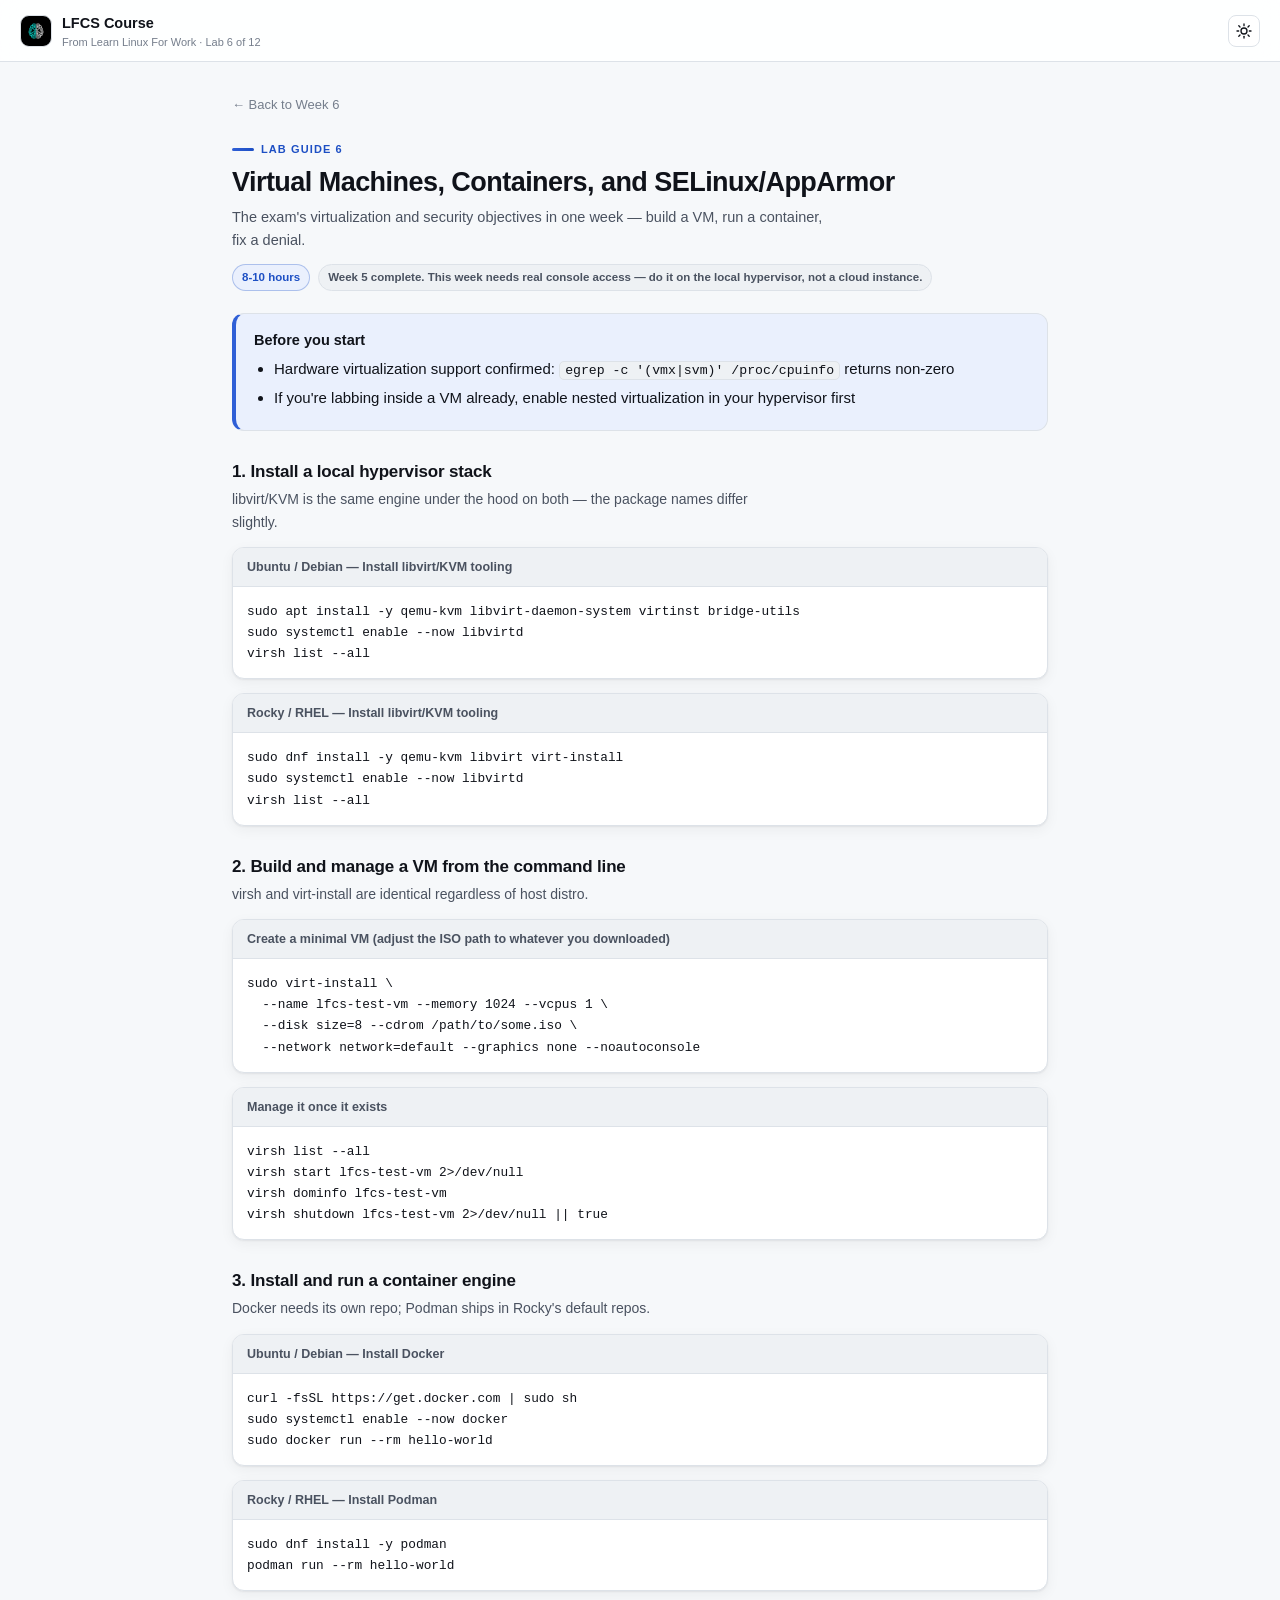
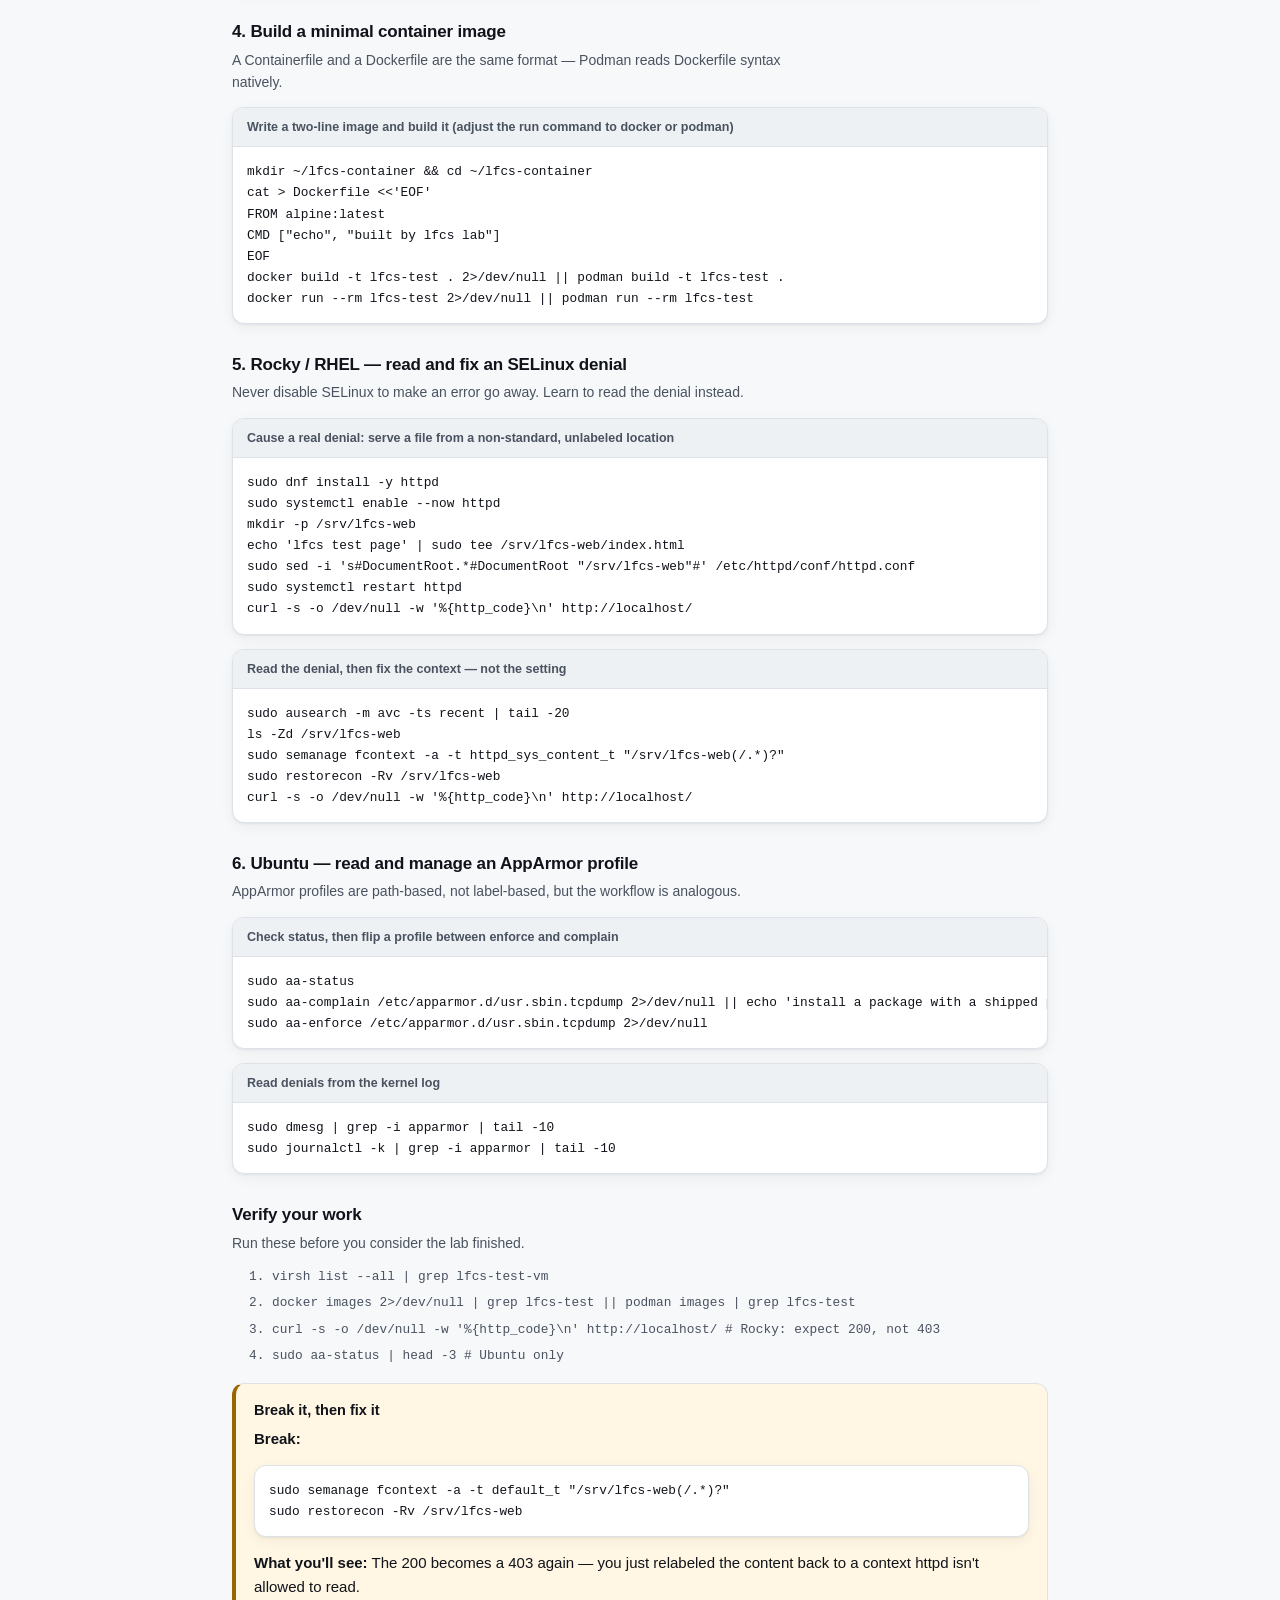
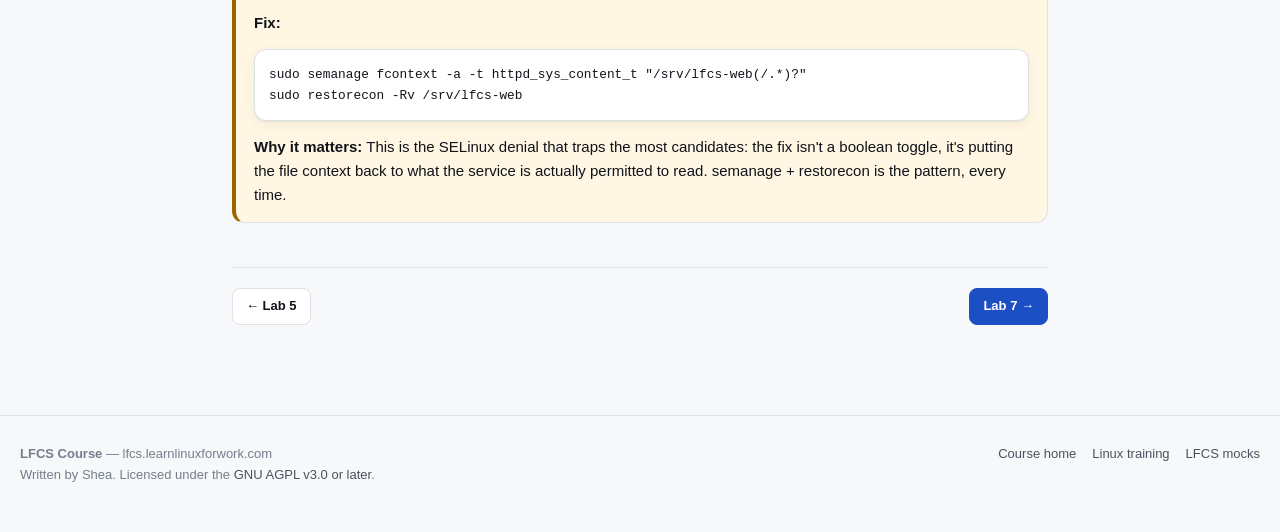
<file: lab/week-06.html>
<!DOCTYPE html>
<html lang="en">
<head>
<meta charset="utf-8">
<meta name="viewport" content="width=device-width, initial-scale=1">
<title>Lab 6: Virtual Machines, Containers, and SELinux/AppArmor — LFCS Course</title>
<meta name="description" content="The exam's virtualization and security objectives in one week — build a VM, run a container, fix a denial.">
<meta name="color-scheme" content="light dark">
<link rel="icon" href="../assets/img/favicon.svg" type="image/svg+xml">
<link rel="stylesheet" href="../assets/css/style.css">
<style>
  .lab-wrap { max-width: 860px; margin: 0 auto; padding: 30px 22px 90px; }
  .lab-back { font-size: 13px; color: var(--text-3); display: inline-block; margin-bottom: 18px; }
  .lab-h { margin-bottom: 22px; }
  .lab-h h1 { font-size: 27px; letter-spacing: -.02em; margin-bottom: 6px; }
  .lab-meta { display: flex; flex-wrap: wrap; gap: 8px; margin: 12px 0 0; }
  .step { margin: 30px 0 0; }
  .step h2 { font-size: 17px; margin-bottom: 6px; }
  .step > p { color: var(--text-2); font-size: 14px; max-width: 72ch; }
  .cmd { margin: 14px 0; border: 1px solid var(--border); border-radius: var(--radius);
          overflow: hidden; background: var(--bg-elev); box-shadow: var(--shadow); }
  .cmd__t { font-size: 12.5px; font-weight: 600; color: var(--text-2);
             padding: 9px 14px; background: var(--bg-sunken); border-bottom: 1px solid var(--border); }
  .cmd pre { margin: 0; padding: 14px; overflow-x: auto; font-family: var(--mono);
              font-size: 12.8px; line-height: 1.65; color: var(--text); }
  .lab-nav { display: flex; justify-content: space-between; gap: 12px;
              margin-top: 44px; padding-top: 20px; border-top: 1px solid var(--border); }
  ol.verify { font-family: var(--mono); font-size: 12.8px; }
  ol.verify li { margin-bottom: 6px; color: var(--text-2); }
  @media print { .lab-back, .lab-nav, .header { display: none !important; } }
</style>
<script>
  (function () {
    try {
      var t = localStorage.getItem("lfcs.theme.v1");
      if (t === "light" || t === "dark") document.documentElement.setAttribute("data-theme", t);
    } catch (e) {}
  })();
</script>
</head>
<body>
<header class="header">
  <a class="brand" href="../index.html">
    <span class="brand__mark brand__mark--logo"><img src="../assets/img/ST-Brain-Logo.png" alt="Shea's Tech" width="24" height="24"></span>
    <span class="brand__text">
      <span class="brand__title">LFCS Course</span>
      <span class="brand__sub">From Learn Linux For Work · Lab 6 of 12</span>
    </span>
  </a>
  <span class="header__spacer"></span>
  <button class="btn btn--icon" data-theme-toggle title="Toggle dark / light mode" aria-label="Toggle dark or light mode">
    <svg class="icon-sun" viewBox="0 0 24 24" fill="none" stroke="currentColor" stroke-width="2" stroke-linecap="round" stroke-linejoin="round"><circle cx="12" cy="12" r="4.5"/><line x1="12" y1="1.5" x2="12" y2="4"/><line x1="12" y1="20" x2="12" y2="22.5"/><line x1="4.2" y1="4.2" x2="6" y2="6"/><line x1="18" y1="18" x2="19.8" y2="19.8"/><line x1="1.5" y1="12" x2="4" y2="12"/><line x1="20" y1="12" x2="22.5" y2="12"/><line x1="4.2" y1="19.8" x2="6" y2="18"/><line x1="18" y1="6" x2="19.8" y2="4.2"/></svg>
    <svg class="icon-moon" viewBox="0 0 24 24" fill="none" stroke="currentColor" stroke-width="2" stroke-linecap="round" stroke-linejoin="round"><path d="M21 12.8A9 9 0 1 1 11.2 3a7 7 0 0 0 9.8 9.8z"/></svg>
  </button>
</header>

<div class="lab-wrap">
  <a class="lab-back" href="../index.html#week-06">&larr; Back to Week 6</a>

  <div class="lab-h">
    <div class="section__eyebrow">Lab guide 6</div>
    <h1>Virtual Machines, Containers, and SELinux/AppArmor</h1>
    <p style="color:var(--text-2);font-size:14.5px;max-width:74ch">The exam's virtualization and security objectives in one week — build a VM, run a container, fix a denial.</p>
    <div class="lab-meta">
      <span class="chip chip--accent">8-10 hours</span>
      <span class="chip">Week 5 complete. This week needs real console access — do it on the local hypervisor, not a cloud instance.</span>
    </div>
  </div>

  <div class="callout"><div class="callout__title">Before you start</div><ul><li>Hardware virtualization support confirmed: <code>egrep -c '(vmx|svm)' /proc/cpuinfo</code> returns non-zero</li><li>If you're labbing inside a VM already, enable nested virtualization in your hypervisor first</li></ul></div>

  <div class="step"><h2>1. Install a local hypervisor stack</h2><p>libvirt/KVM is the same engine under the hood on both — the package names differ slightly.</p><div class="cmd"><div class="cmd__t">Ubuntu / Debian — Install libvirt/KVM tooling</div><pre>sudo apt install -y qemu-kvm libvirt-daemon-system virtinst bridge-utils
sudo systemctl enable --now libvirtd
virsh list --all</pre></div><div class="cmd"><div class="cmd__t">Rocky / RHEL — Install libvirt/KVM tooling</div><pre>sudo dnf install -y qemu-kvm libvirt virt-install
sudo systemctl enable --now libvirtd
virsh list --all</pre></div></div><div class="step"><h2>2. Build and manage a VM from the command line</h2><p>virsh and virt-install are identical regardless of host distro.</p><div class="cmd"><div class="cmd__t">Create a minimal VM (adjust the ISO path to whatever you downloaded)</div><pre>sudo virt-install \
  --name lfcs-test-vm --memory 1024 --vcpus 1 \
  --disk size=8 --cdrom /path/to/some.iso \
  --network network=default --graphics none --noautoconsole</pre></div><div class="cmd"><div class="cmd__t">Manage it once it exists</div><pre>virsh list --all
virsh start lfcs-test-vm 2>/dev/null
virsh dominfo lfcs-test-vm
virsh shutdown lfcs-test-vm 2>/dev/null || true</pre></div></div><div class="step"><h2>3. Install and run a container engine</h2><p>Docker needs its own repo; Podman ships in Rocky's default repos.</p><div class="cmd"><div class="cmd__t">Ubuntu / Debian — Install Docker</div><pre>curl -fsSL https://get.docker.com | sudo sh
sudo systemctl enable --now docker
sudo docker run --rm hello-world</pre></div><div class="cmd"><div class="cmd__t">Rocky / RHEL — Install Podman</div><pre>sudo dnf install -y podman
podman run --rm hello-world</pre></div></div><div class="step"><h2>4. Build a minimal container image</h2><p>A Containerfile and a Dockerfile are the same format — Podman reads Dockerfile syntax natively.</p><div class="cmd"><div class="cmd__t">Write a two-line image and build it (adjust the run command to docker or podman)</div><pre>mkdir ~/lfcs-container && cd ~/lfcs-container
cat > Dockerfile <<'EOF'
FROM alpine:latest
CMD ["echo", "built by lfcs lab"]
EOF
docker build -t lfcs-test . 2>/dev/null || podman build -t lfcs-test .
docker run --rm lfcs-test 2>/dev/null || podman run --rm lfcs-test</pre></div></div><div class="step"><h2>5. Rocky / RHEL — read and fix an SELinux denial</h2><p>Never disable SELinux to make an error go away. Learn to read the denial instead.</p><div class="cmd"><div class="cmd__t">Cause a real denial: serve a file from a non-standard, unlabeled location</div><pre>sudo dnf install -y httpd
sudo systemctl enable --now httpd
mkdir -p /srv/lfcs-web
echo 'lfcs test page' | sudo tee /srv/lfcs-web/index.html
sudo sed -i 's#DocumentRoot.*#DocumentRoot "/srv/lfcs-web"#' /etc/httpd/conf/httpd.conf
sudo systemctl restart httpd
curl -s -o /dev/null -w '%{http_code}\n' http://localhost/</pre></div><div class="cmd"><div class="cmd__t">Read the denial, then fix the context — not the setting</div><pre>sudo ausearch -m avc -ts recent | tail -20
ls -Zd /srv/lfcs-web
sudo semanage fcontext -a -t httpd_sys_content_t "/srv/lfcs-web(/.*)?"
sudo restorecon -Rv /srv/lfcs-web
curl -s -o /dev/null -w '%{http_code}\n' http://localhost/</pre></div></div><div class="step"><h2>6. Ubuntu — read and manage an AppArmor profile</h2><p>AppArmor profiles are path-based, not label-based, but the workflow is analogous.</p><div class="cmd"><div class="cmd__t">Check status, then flip a profile between enforce and complain</div><pre>sudo aa-status
sudo aa-complain /etc/apparmor.d/usr.sbin.tcpdump 2>/dev/null || echo 'install a package with a shipped profile to test, e.g. tcpdump'
sudo aa-enforce /etc/apparmor.d/usr.sbin.tcpdump 2>/dev/null</pre></div><div class="cmd"><div class="cmd__t">Read denials from the kernel log</div><pre>sudo dmesg | grep -i apparmor | tail -10
sudo journalctl -k | grep -i apparmor | tail -10</pre></div></div>

  <div class="step">
    <h2>Verify your work</h2>
    <p>Run these before you consider the lab finished.</p>
    <ol class="verify"><li>virsh list --all | grep lfcs-test-vm</li><li>docker images 2&gt;/dev/null | grep lfcs-test || podman images | grep lfcs-test</li><li>curl -s -o /dev/null -w '%{http_code}\n' http://localhost/    # Rocky: expect 200, not 403</li><li>sudo aa-status | head -3   # Ubuntu only</li></ol>
  </div>

  <div class="callout callout--warn"><div class="callout__title">Break it, then fix it</div><p><strong>Break:</strong></p><div class="cmd"><pre>sudo semanage fcontext -a -t default_t "/srv/lfcs-web(/.*)?"
sudo restorecon -Rv /srv/lfcs-web</pre></div><p><strong>What you'll see:</strong> The 200 becomes a 403 again — you just relabeled the content back to a context httpd isn't allowed to read.</p><p><strong>Fix:</strong></p><div class="cmd"><pre>sudo semanage fcontext -a -t httpd_sys_content_t "/srv/lfcs-web(/.*)?"
sudo restorecon -Rv /srv/lfcs-web</pre></div><p><strong>Why it matters:</strong> This is the SELinux denial that traps the most candidates: the fix isn't a boolean toggle, it's putting the file context back to what the service is actually permitted to read. semanage + restorecon is the pattern, every time.</p></div>

  <div class="lab-nav">
    <span><a class="btn" href="week-05.html">&larr; Lab 5</a></span>
    <span><a class="btn btn--primary" href="week-07.html">Lab 7 &rarr;</a></span>
  </div>
</div>

<footer class="footer">
  <div class="footer__inner">
    <div><strong>LFCS Course</strong> — lfcs.learnlinuxforwork.com<br>
    Written by Shea. Licensed under the
    <a href="https://learnlinuxforwork.com/license" target="_blank" rel="noopener noreferrer">GNU AGPL v3.0 or later</a>.</div>
    <div class="footer__links">
      <a href="../index.html">Course home</a>
      <a href="https://www.learnlinuxforwork.com" target="_blank" rel="noopener noreferrer">Linux training</a>
      <a href="https://killer.sh/lfcs" target="_blank" rel="noopener noreferrer">LFCS mocks</a>
    </div>
  </div>
</footer>

<script src="../assets/js/lab.js"></script>
</body>
</html>
</file>
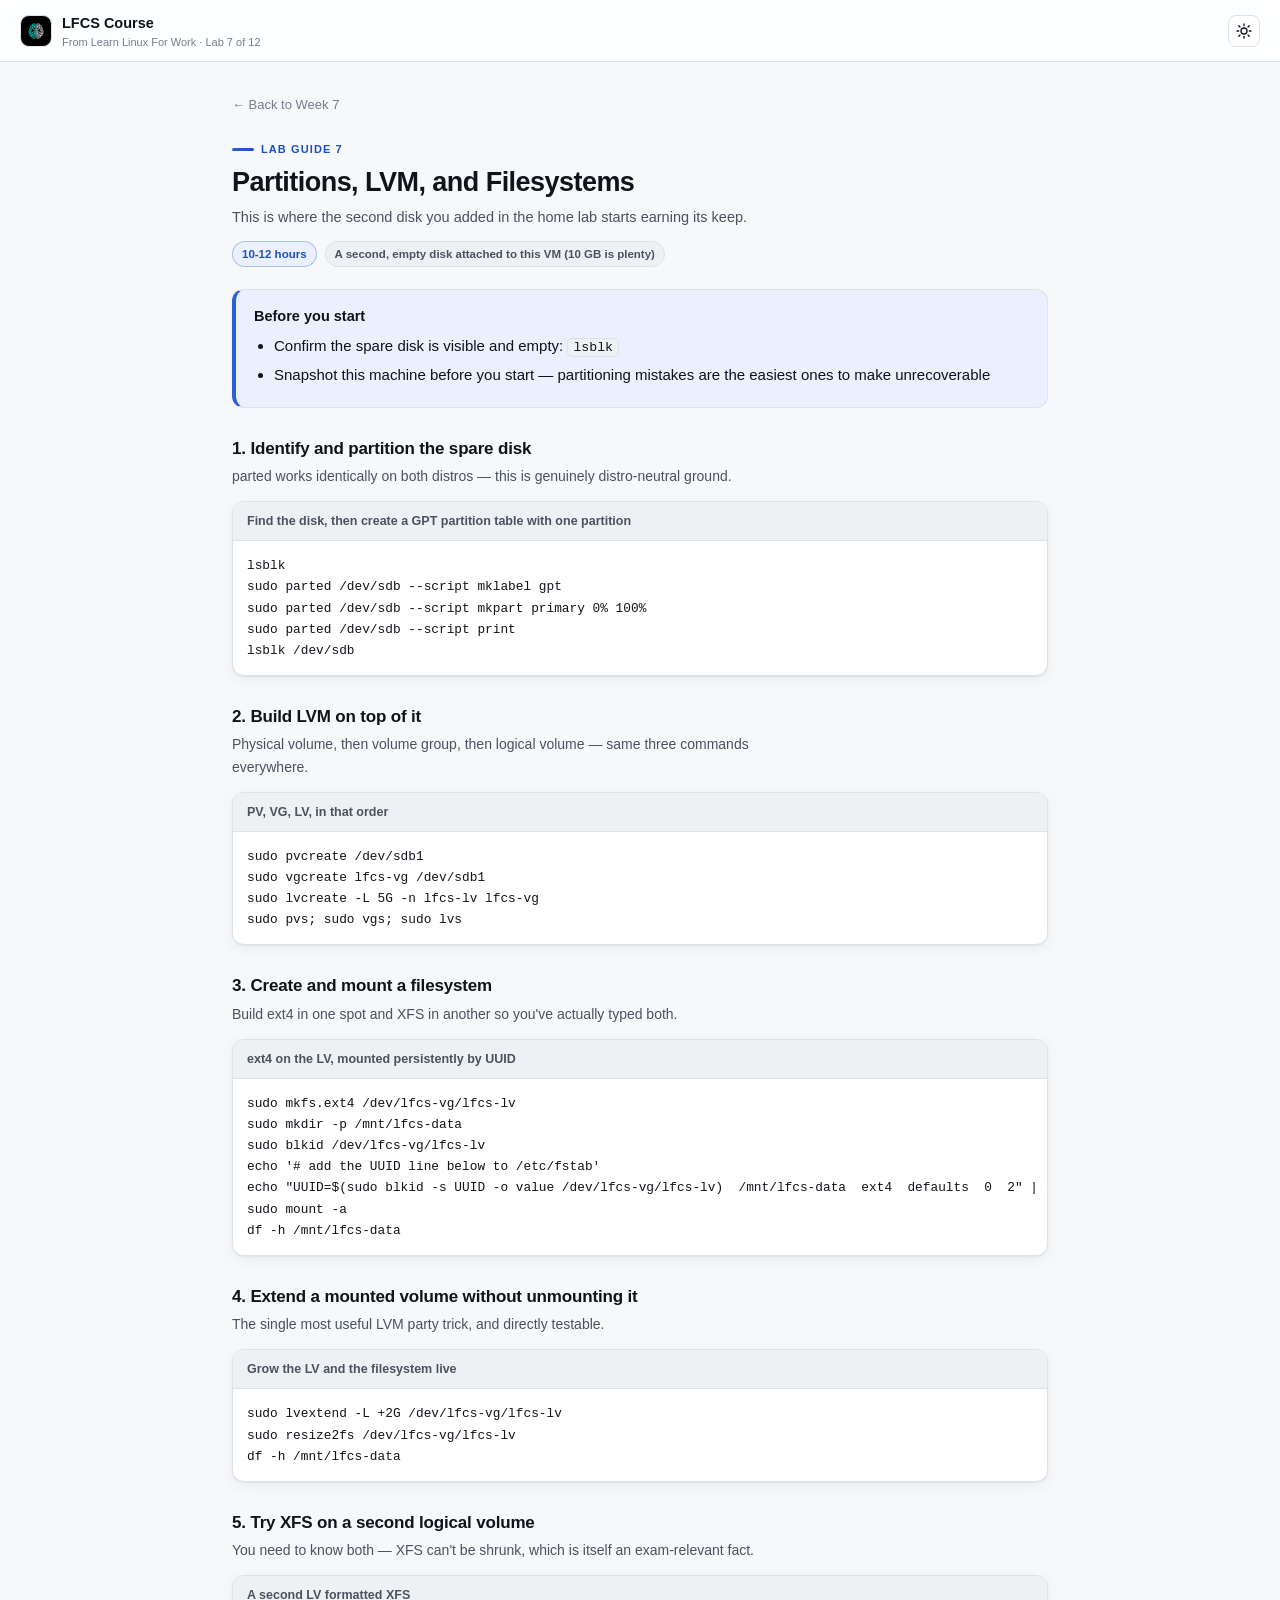
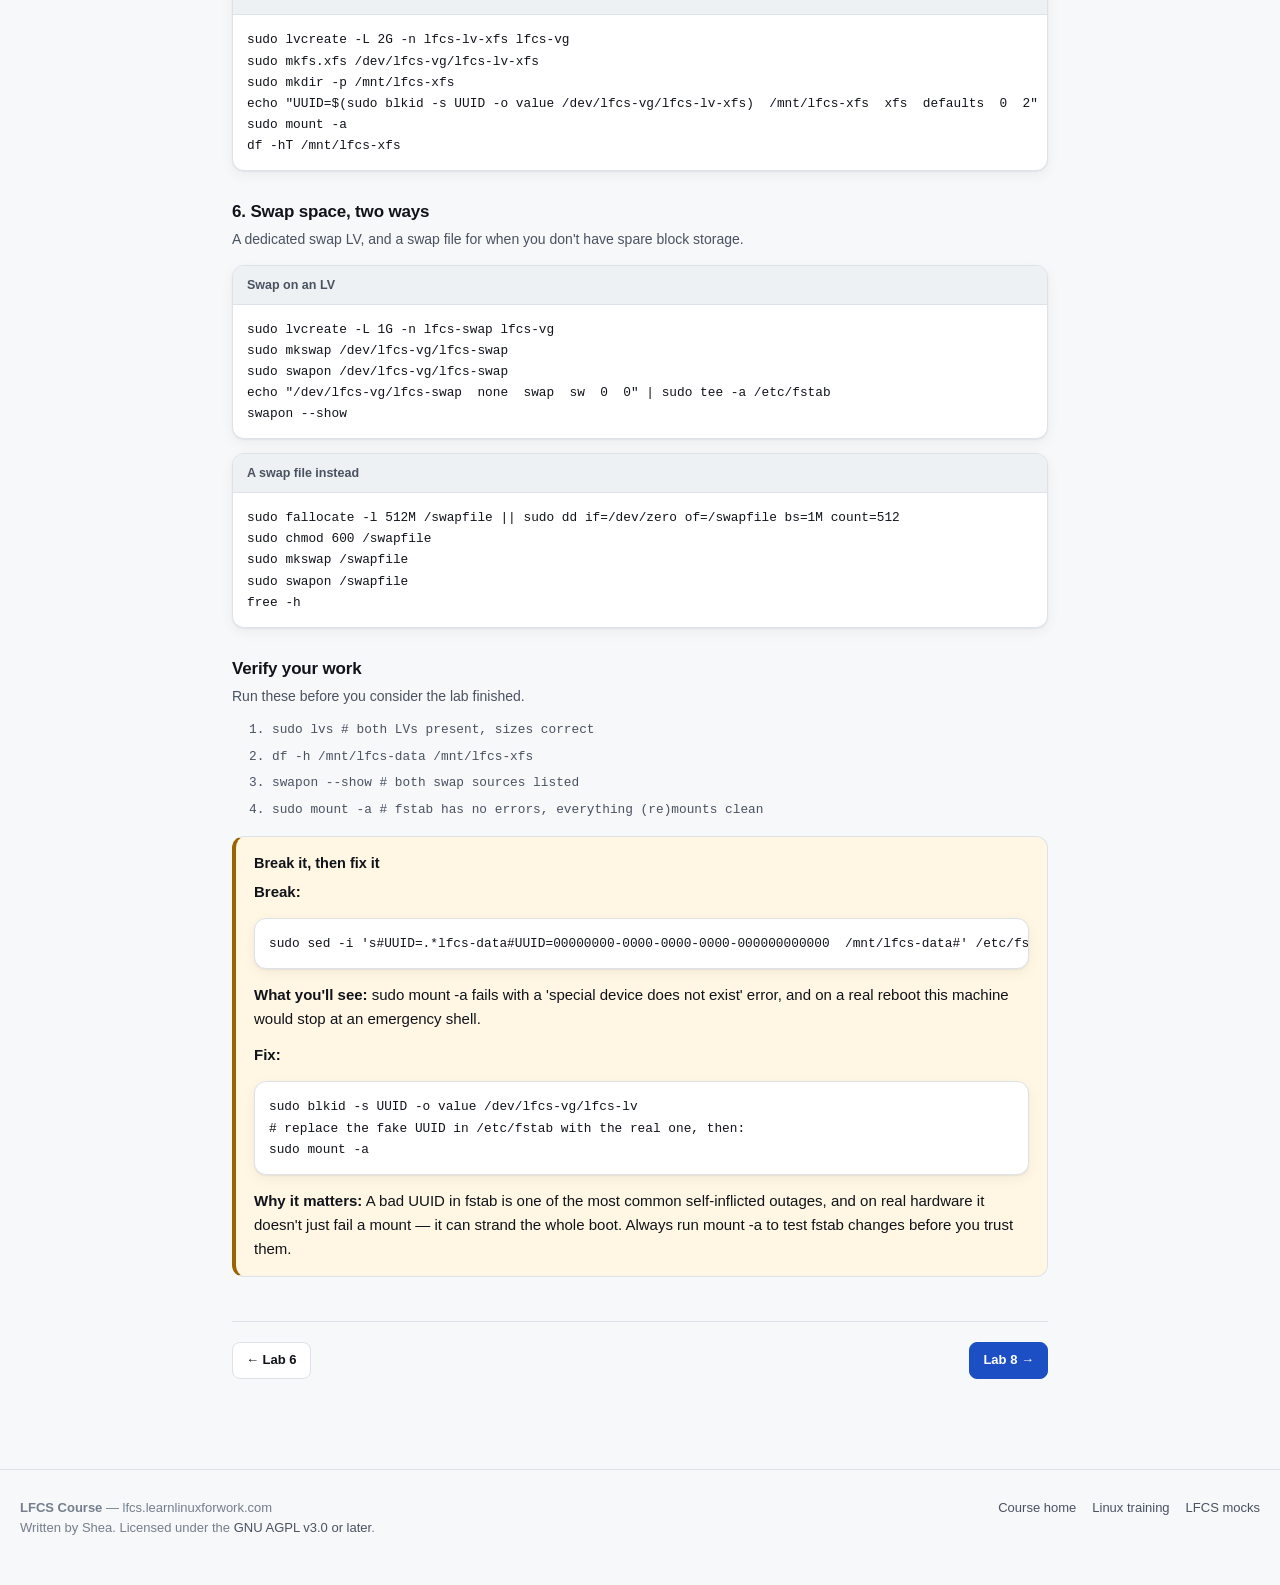
<file: lab/week-07.html>
<!DOCTYPE html>
<html lang="en">
<head>
<meta charset="utf-8">
<meta name="viewport" content="width=device-width, initial-scale=1">
<title>Lab 7: Partitions, LVM, and Filesystems — LFCS Course</title>
<meta name="description" content="This is where the second disk you added in the home lab starts earning its keep.">
<meta name="color-scheme" content="light dark">
<link rel="icon" href="../assets/img/favicon.svg" type="image/svg+xml">
<link rel="stylesheet" href="../assets/css/style.css">
<style>
  .lab-wrap { max-width: 860px; margin: 0 auto; padding: 30px 22px 90px; }
  .lab-back { font-size: 13px; color: var(--text-3); display: inline-block; margin-bottom: 18px; }
  .lab-h { margin-bottom: 22px; }
  .lab-h h1 { font-size: 27px; letter-spacing: -.02em; margin-bottom: 6px; }
  .lab-meta { display: flex; flex-wrap: wrap; gap: 8px; margin: 12px 0 0; }
  .step { margin: 30px 0 0; }
  .step h2 { font-size: 17px; margin-bottom: 6px; }
  .step > p { color: var(--text-2); font-size: 14px; max-width: 72ch; }
  .cmd { margin: 14px 0; border: 1px solid var(--border); border-radius: var(--radius);
          overflow: hidden; background: var(--bg-elev); box-shadow: var(--shadow); }
  .cmd__t { font-size: 12.5px; font-weight: 600; color: var(--text-2);
             padding: 9px 14px; background: var(--bg-sunken); border-bottom: 1px solid var(--border); }
  .cmd pre { margin: 0; padding: 14px; overflow-x: auto; font-family: var(--mono);
              font-size: 12.8px; line-height: 1.65; color: var(--text); }
  .lab-nav { display: flex; justify-content: space-between; gap: 12px;
              margin-top: 44px; padding-top: 20px; border-top: 1px solid var(--border); }
  ol.verify { font-family: var(--mono); font-size: 12.8px; }
  ol.verify li { margin-bottom: 6px; color: var(--text-2); }
  @media print { .lab-back, .lab-nav, .header { display: none !important; } }
</style>
<script>
  (function () {
    try {
      var t = localStorage.getItem("lfcs.theme.v1");
      if (t === "light" || t === "dark") document.documentElement.setAttribute("data-theme", t);
    } catch (e) {}
  })();
</script>
</head>
<body>
<header class="header">
  <a class="brand" href="../index.html">
    <span class="brand__mark brand__mark--logo"><img src="../assets/img/ST-Brain-Logo.png" alt="Shea's Tech" width="24" height="24"></span>
    <span class="brand__text">
      <span class="brand__title">LFCS Course</span>
      <span class="brand__sub">From Learn Linux For Work · Lab 7 of 12</span>
    </span>
  </a>
  <span class="header__spacer"></span>
  <button class="btn btn--icon" data-theme-toggle title="Toggle dark / light mode" aria-label="Toggle dark or light mode">
    <svg class="icon-sun" viewBox="0 0 24 24" fill="none" stroke="currentColor" stroke-width="2" stroke-linecap="round" stroke-linejoin="round"><circle cx="12" cy="12" r="4.5"/><line x1="12" y1="1.5" x2="12" y2="4"/><line x1="12" y1="20" x2="12" y2="22.5"/><line x1="4.2" y1="4.2" x2="6" y2="6"/><line x1="18" y1="18" x2="19.8" y2="19.8"/><line x1="1.5" y1="12" x2="4" y2="12"/><line x1="20" y1="12" x2="22.5" y2="12"/><line x1="4.2" y1="19.8" x2="6" y2="18"/><line x1="18" y1="6" x2="19.8" y2="4.2"/></svg>
    <svg class="icon-moon" viewBox="0 0 24 24" fill="none" stroke="currentColor" stroke-width="2" stroke-linecap="round" stroke-linejoin="round"><path d="M21 12.8A9 9 0 1 1 11.2 3a7 7 0 0 0 9.8 9.8z"/></svg>
  </button>
</header>

<div class="lab-wrap">
  <a class="lab-back" href="../index.html#week-07">&larr; Back to Week 7</a>

  <div class="lab-h">
    <div class="section__eyebrow">Lab guide 7</div>
    <h1>Partitions, LVM, and Filesystems</h1>
    <p style="color:var(--text-2);font-size:14.5px;max-width:74ch">This is where the second disk you added in the home lab starts earning its keep.</p>
    <div class="lab-meta">
      <span class="chip chip--accent">10-12 hours</span>
      <span class="chip">A second, empty disk attached to this VM (10 GB is plenty)</span>
    </div>
  </div>

  <div class="callout"><div class="callout__title">Before you start</div><ul><li>Confirm the spare disk is visible and empty: <code>lsblk</code></li><li>Snapshot this machine before you start — partitioning mistakes are the easiest ones to make unrecoverable</li></ul></div>

  <div class="step"><h2>1. Identify and partition the spare disk</h2><p>parted works identically on both distros — this is genuinely distro-neutral ground.</p><div class="cmd"><div class="cmd__t">Find the disk, then create a GPT partition table with one partition</div><pre>lsblk
sudo parted /dev/sdb --script mklabel gpt
sudo parted /dev/sdb --script mkpart primary 0% 100%
sudo parted /dev/sdb --script print
lsblk /dev/sdb</pre></div></div><div class="step"><h2>2. Build LVM on top of it</h2><p>Physical volume, then volume group, then logical volume — same three commands everywhere.</p><div class="cmd"><div class="cmd__t">PV, VG, LV, in that order</div><pre>sudo pvcreate /dev/sdb1
sudo vgcreate lfcs-vg /dev/sdb1
sudo lvcreate -L 5G -n lfcs-lv lfcs-vg
sudo pvs; sudo vgs; sudo lvs</pre></div></div><div class="step"><h2>3. Create and mount a filesystem</h2><p>Build ext4 in one spot and XFS in another so you've actually typed both.</p><div class="cmd"><div class="cmd__t">ext4 on the LV, mounted persistently by UUID</div><pre>sudo mkfs.ext4 /dev/lfcs-vg/lfcs-lv
sudo mkdir -p /mnt/lfcs-data
sudo blkid /dev/lfcs-vg/lfcs-lv
echo '# add the UUID line below to /etc/fstab'
echo "UUID=$(sudo blkid -s UUID -o value /dev/lfcs-vg/lfcs-lv)  /mnt/lfcs-data  ext4  defaults  0  2" | sudo tee -a /etc/fstab
sudo mount -a
df -h /mnt/lfcs-data</pre></div></div><div class="step"><h2>4. Extend a mounted volume without unmounting it</h2><p>The single most useful LVM party trick, and directly testable.</p><div class="cmd"><div class="cmd__t">Grow the LV and the filesystem live</div><pre>sudo lvextend -L +2G /dev/lfcs-vg/lfcs-lv
sudo resize2fs /dev/lfcs-vg/lfcs-lv
df -h /mnt/lfcs-data</pre></div></div><div class="step"><h2>5. Try XFS on a second logical volume</h2><p>You need to know both — XFS can't be shrunk, which is itself an exam-relevant fact.</p><div class="cmd"><div class="cmd__t">A second LV formatted XFS</div><pre>sudo lvcreate -L 2G -n lfcs-lv-xfs lfcs-vg
sudo mkfs.xfs /dev/lfcs-vg/lfcs-lv-xfs
sudo mkdir -p /mnt/lfcs-xfs
echo "UUID=$(sudo blkid -s UUID -o value /dev/lfcs-vg/lfcs-lv-xfs)  /mnt/lfcs-xfs  xfs  defaults  0  2" | sudo tee -a /etc/fstab
sudo mount -a
df -hT /mnt/lfcs-xfs</pre></div></div><div class="step"><h2>6. Swap space, two ways</h2><p>A dedicated swap LV, and a swap file for when you don't have spare block storage.</p><div class="cmd"><div class="cmd__t">Swap on an LV</div><pre>sudo lvcreate -L 1G -n lfcs-swap lfcs-vg
sudo mkswap /dev/lfcs-vg/lfcs-swap
sudo swapon /dev/lfcs-vg/lfcs-swap
echo "/dev/lfcs-vg/lfcs-swap  none  swap  sw  0  0" | sudo tee -a /etc/fstab
swapon --show</pre></div><div class="cmd"><div class="cmd__t">A swap file instead</div><pre>sudo fallocate -l 512M /swapfile || sudo dd if=/dev/zero of=/swapfile bs=1M count=512
sudo chmod 600 /swapfile
sudo mkswap /swapfile
sudo swapon /swapfile
free -h</pre></div></div>

  <div class="step">
    <h2>Verify your work</h2>
    <p>Run these before you consider the lab finished.</p>
    <ol class="verify"><li>sudo lvs                          # both LVs present, sizes correct</li><li>df -h /mnt/lfcs-data /mnt/lfcs-xfs</li><li>swapon --show                     # both swap sources listed</li><li>sudo mount -a                     # fstab has no errors, everything (re)mounts clean</li></ol>
  </div>

  <div class="callout callout--warn"><div class="callout__title">Break it, then fix it</div><p><strong>Break:</strong></p><div class="cmd"><pre>sudo sed -i 's#UUID=.*lfcs-data#UUID=00000000-0000-0000-0000-000000000000  /mnt/lfcs-data#' /etc/fstab</pre></div><p><strong>What you'll see:</strong> sudo mount -a fails with a 'special device does not exist' error, and on a real reboot this machine would stop at an emergency shell.</p><p><strong>Fix:</strong></p><div class="cmd"><pre>sudo blkid -s UUID -o value /dev/lfcs-vg/lfcs-lv
# replace the fake UUID in /etc/fstab with the real one, then:
sudo mount -a</pre></div><p><strong>Why it matters:</strong> A bad UUID in fstab is one of the most common self-inflicted outages, and on real hardware it doesn't just fail a mount — it can strand the whole boot. Always run mount -a to test fstab changes before you trust them.</p></div>

  <div class="lab-nav">
    <span><a class="btn" href="week-06.html">&larr; Lab 6</a></span>
    <span><a class="btn btn--primary" href="week-08.html">Lab 8 &rarr;</a></span>
  </div>
</div>

<footer class="footer">
  <div class="footer__inner">
    <div><strong>LFCS Course</strong> — lfcs.learnlinuxforwork.com<br>
    Written by Shea. Licensed under the
    <a href="https://learnlinuxforwork.com/license" target="_blank" rel="noopener noreferrer">GNU AGPL v3.0 or later</a>.</div>
    <div class="footer__links">
      <a href="../index.html">Course home</a>
      <a href="https://www.learnlinuxforwork.com" target="_blank" rel="noopener noreferrer">Linux training</a>
      <a href="https://killer.sh/lfcs" target="_blank" rel="noopener noreferrer">LFCS mocks</a>
    </div>
  </div>
</footer>

<script src="../assets/js/lab.js"></script>
</body>
</html>
</file>
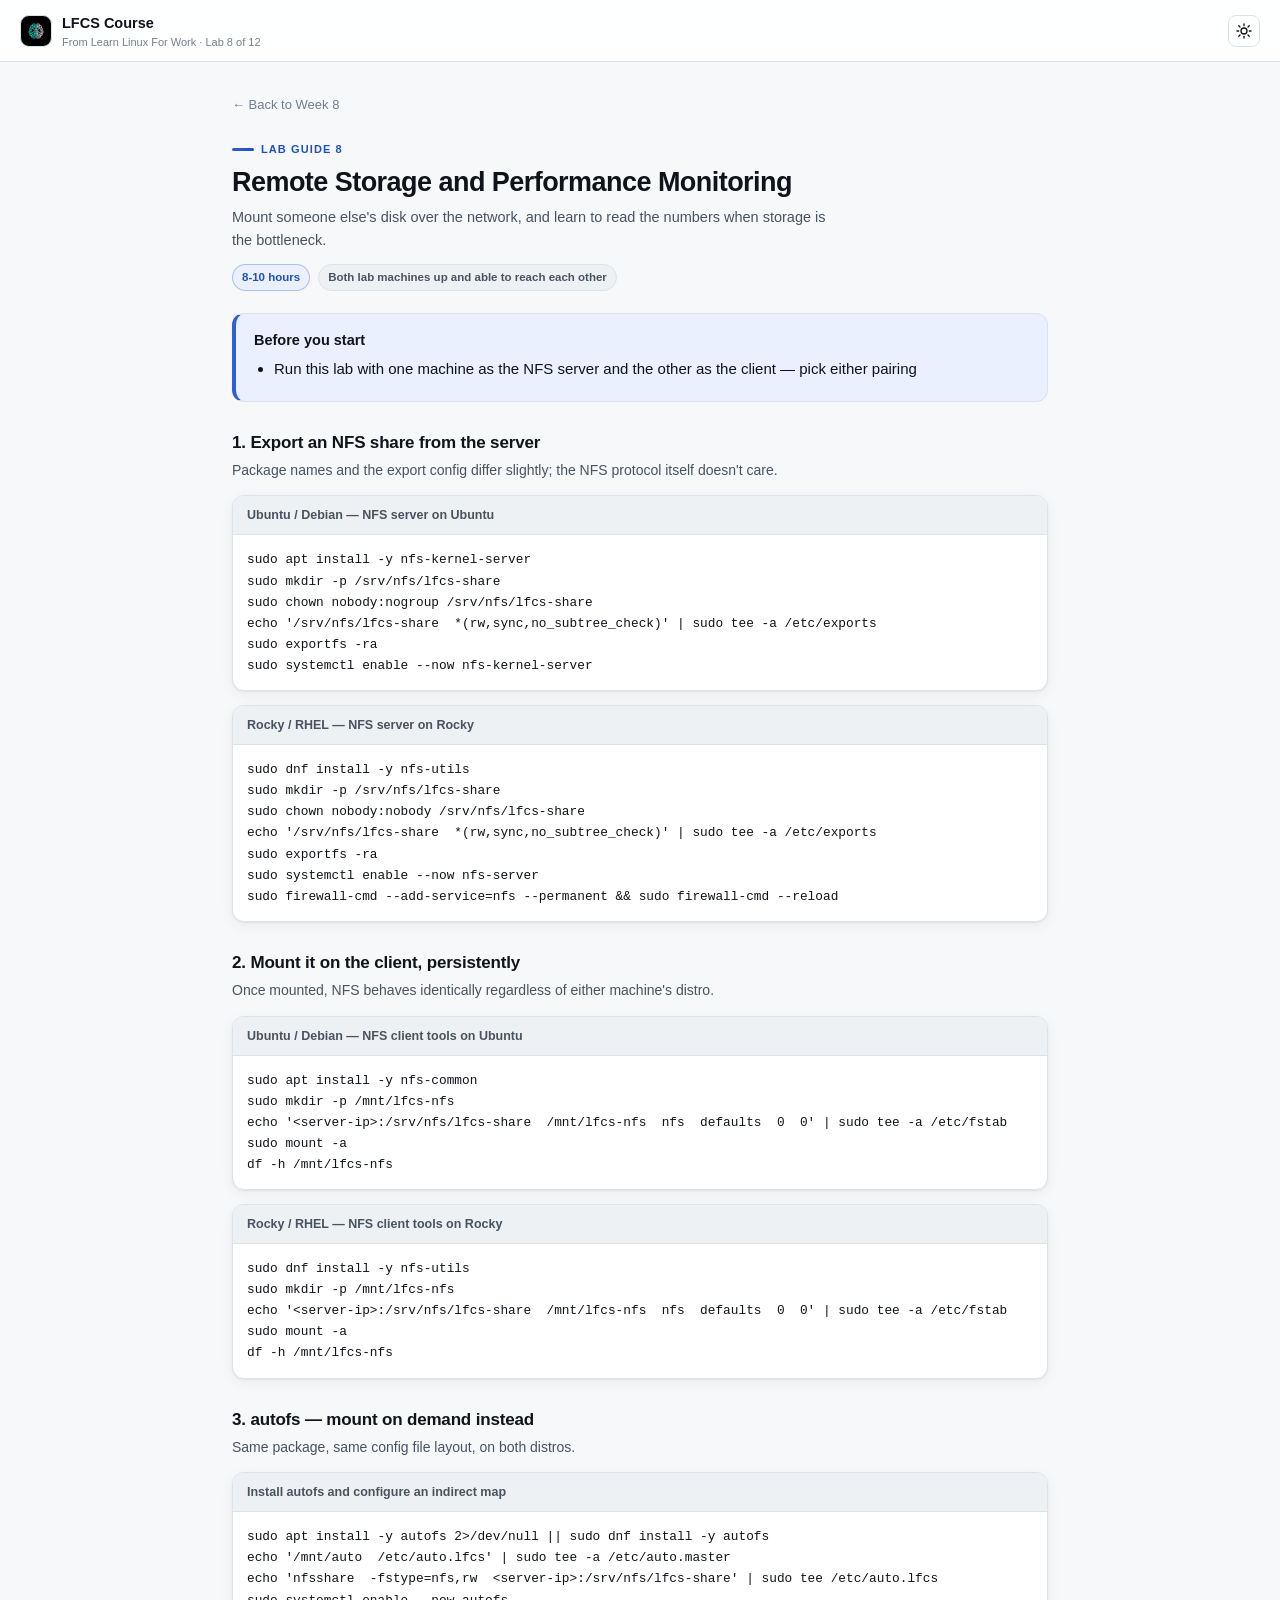
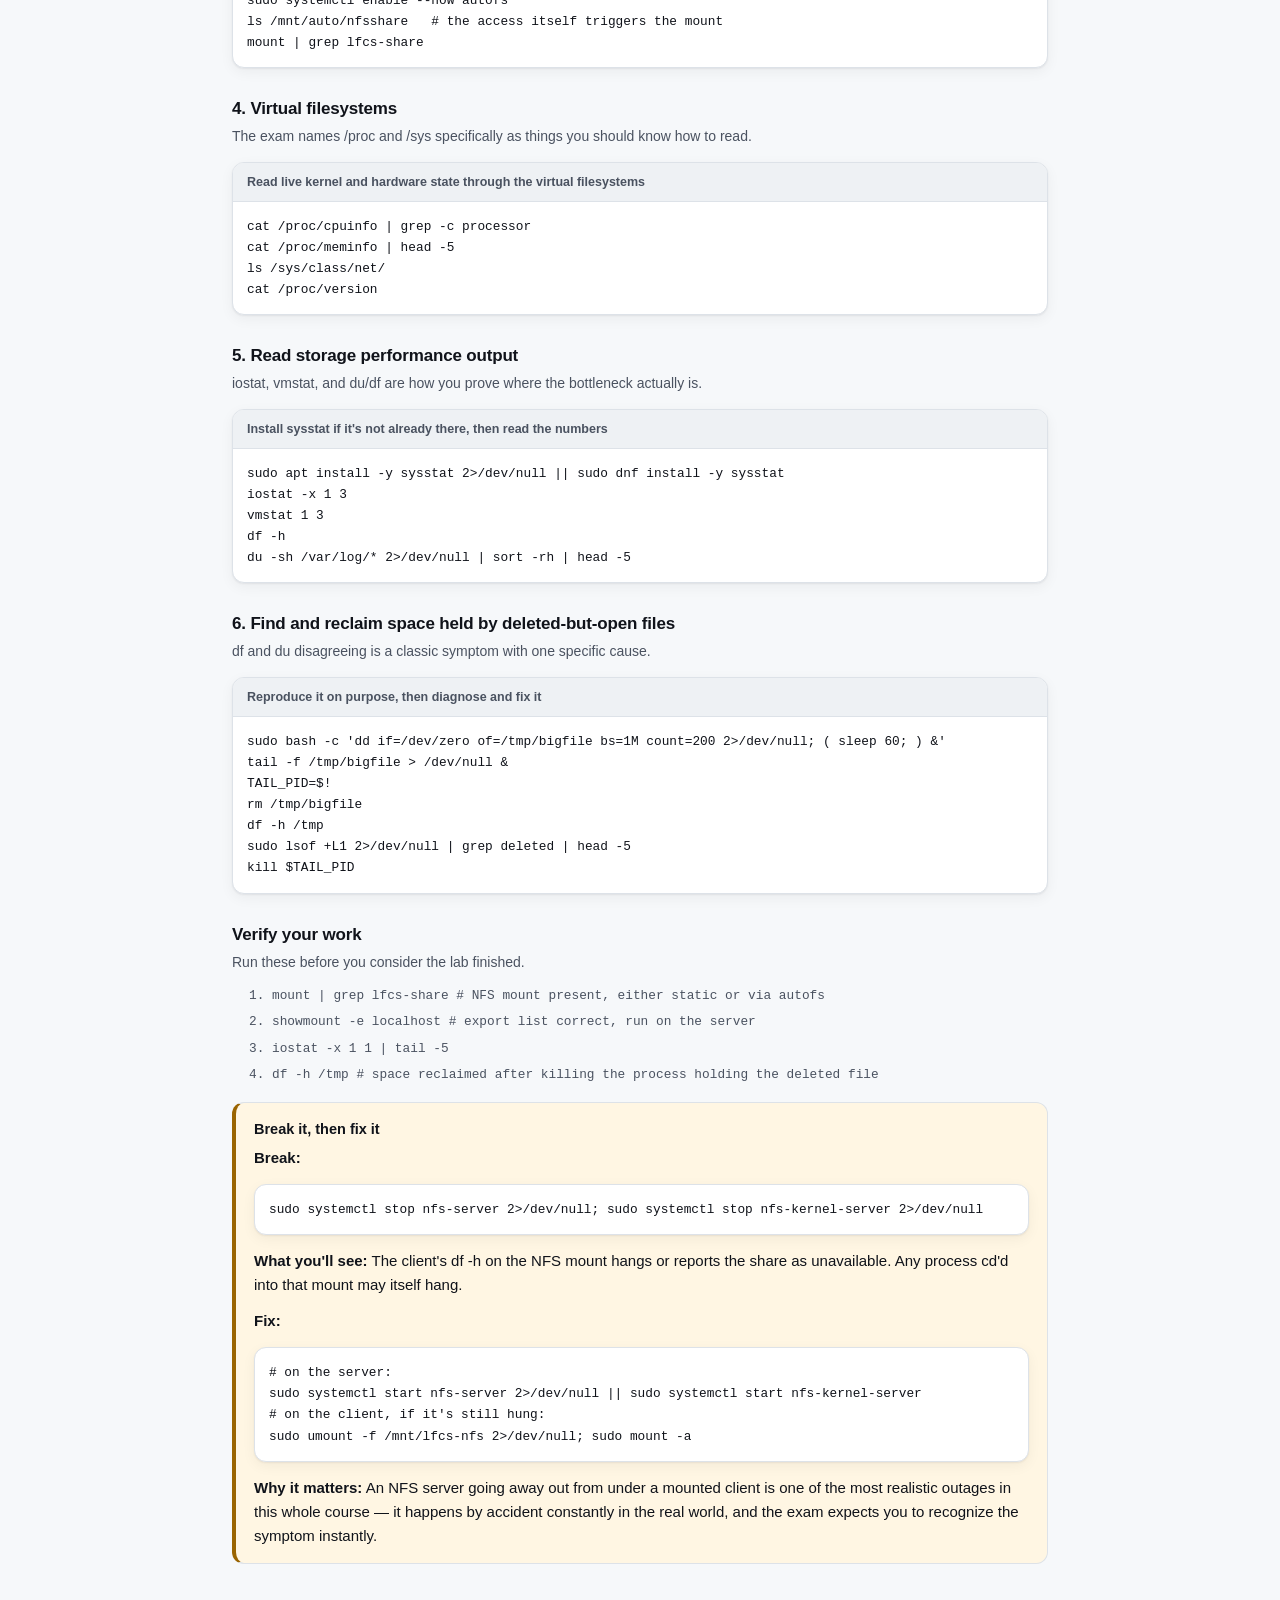
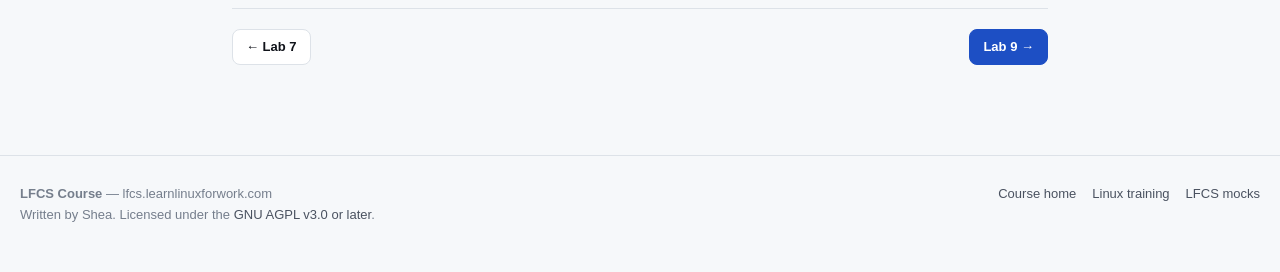
<file: lab/week-08.html>
<!DOCTYPE html>
<html lang="en">
<head>
<meta charset="utf-8">
<meta name="viewport" content="width=device-width, initial-scale=1">
<title>Lab 8: Remote Storage and Performance Monitoring — LFCS Course</title>
<meta name="description" content="Mount someone else's disk over the network, and learn to read the numbers when storage is the bottleneck.">
<meta name="color-scheme" content="light dark">
<link rel="icon" href="../assets/img/favicon.svg" type="image/svg+xml">
<link rel="stylesheet" href="../assets/css/style.css">
<style>
  .lab-wrap { max-width: 860px; margin: 0 auto; padding: 30px 22px 90px; }
  .lab-back { font-size: 13px; color: var(--text-3); display: inline-block; margin-bottom: 18px; }
  .lab-h { margin-bottom: 22px; }
  .lab-h h1 { font-size: 27px; letter-spacing: -.02em; margin-bottom: 6px; }
  .lab-meta { display: flex; flex-wrap: wrap; gap: 8px; margin: 12px 0 0; }
  .step { margin: 30px 0 0; }
  .step h2 { font-size: 17px; margin-bottom: 6px; }
  .step > p { color: var(--text-2); font-size: 14px; max-width: 72ch; }
  .cmd { margin: 14px 0; border: 1px solid var(--border); border-radius: var(--radius);
          overflow: hidden; background: var(--bg-elev); box-shadow: var(--shadow); }
  .cmd__t { font-size: 12.5px; font-weight: 600; color: var(--text-2);
             padding: 9px 14px; background: var(--bg-sunken); border-bottom: 1px solid var(--border); }
  .cmd pre { margin: 0; padding: 14px; overflow-x: auto; font-family: var(--mono);
              font-size: 12.8px; line-height: 1.65; color: var(--text); }
  .lab-nav { display: flex; justify-content: space-between; gap: 12px;
              margin-top: 44px; padding-top: 20px; border-top: 1px solid var(--border); }
  ol.verify { font-family: var(--mono); font-size: 12.8px; }
  ol.verify li { margin-bottom: 6px; color: var(--text-2); }
  @media print { .lab-back, .lab-nav, .header { display: none !important; } }
</style>
<script>
  (function () {
    try {
      var t = localStorage.getItem("lfcs.theme.v1");
      if (t === "light" || t === "dark") document.documentElement.setAttribute("data-theme", t);
    } catch (e) {}
  })();
</script>
</head>
<body>
<header class="header">
  <a class="brand" href="../index.html">
    <span class="brand__mark brand__mark--logo"><img src="../assets/img/ST-Brain-Logo.png" alt="Shea's Tech" width="24" height="24"></span>
    <span class="brand__text">
      <span class="brand__title">LFCS Course</span>
      <span class="brand__sub">From Learn Linux For Work · Lab 8 of 12</span>
    </span>
  </a>
  <span class="header__spacer"></span>
  <button class="btn btn--icon" data-theme-toggle title="Toggle dark / light mode" aria-label="Toggle dark or light mode">
    <svg class="icon-sun" viewBox="0 0 24 24" fill="none" stroke="currentColor" stroke-width="2" stroke-linecap="round" stroke-linejoin="round"><circle cx="12" cy="12" r="4.5"/><line x1="12" y1="1.5" x2="12" y2="4"/><line x1="12" y1="20" x2="12" y2="22.5"/><line x1="4.2" y1="4.2" x2="6" y2="6"/><line x1="18" y1="18" x2="19.8" y2="19.8"/><line x1="1.5" y1="12" x2="4" y2="12"/><line x1="20" y1="12" x2="22.5" y2="12"/><line x1="4.2" y1="19.8" x2="6" y2="18"/><line x1="18" y1="6" x2="19.8" y2="4.2"/></svg>
    <svg class="icon-moon" viewBox="0 0 24 24" fill="none" stroke="currentColor" stroke-width="2" stroke-linecap="round" stroke-linejoin="round"><path d="M21 12.8A9 9 0 1 1 11.2 3a7 7 0 0 0 9.8 9.8z"/></svg>
  </button>
</header>

<div class="lab-wrap">
  <a class="lab-back" href="../index.html#week-08">&larr; Back to Week 8</a>

  <div class="lab-h">
    <div class="section__eyebrow">Lab guide 8</div>
    <h1>Remote Storage and Performance Monitoring</h1>
    <p style="color:var(--text-2);font-size:14.5px;max-width:74ch">Mount someone else's disk over the network, and learn to read the numbers when storage is the bottleneck.</p>
    <div class="lab-meta">
      <span class="chip chip--accent">8-10 hours</span>
      <span class="chip">Both lab machines up and able to reach each other</span>
    </div>
  </div>

  <div class="callout"><div class="callout__title">Before you start</div><ul><li>Run this lab with one machine as the NFS server and the other as the client — pick either pairing</li></ul></div>

  <div class="step"><h2>1. Export an NFS share from the server</h2><p>Package names and the export config differ slightly; the NFS protocol itself doesn't care.</p><div class="cmd"><div class="cmd__t">Ubuntu / Debian — NFS server on Ubuntu</div><pre>sudo apt install -y nfs-kernel-server
sudo mkdir -p /srv/nfs/lfcs-share
sudo chown nobody:nogroup /srv/nfs/lfcs-share
echo '/srv/nfs/lfcs-share  *(rw,sync,no_subtree_check)' | sudo tee -a /etc/exports
sudo exportfs -ra
sudo systemctl enable --now nfs-kernel-server</pre></div><div class="cmd"><div class="cmd__t">Rocky / RHEL — NFS server on Rocky</div><pre>sudo dnf install -y nfs-utils
sudo mkdir -p /srv/nfs/lfcs-share
sudo chown nobody:nobody /srv/nfs/lfcs-share
echo '/srv/nfs/lfcs-share  *(rw,sync,no_subtree_check)' | sudo tee -a /etc/exports
sudo exportfs -ra
sudo systemctl enable --now nfs-server
sudo firewall-cmd --add-service=nfs --permanent && sudo firewall-cmd --reload</pre></div></div><div class="step"><h2>2. Mount it on the client, persistently</h2><p>Once mounted, NFS behaves identically regardless of either machine's distro.</p><div class="cmd"><div class="cmd__t">Ubuntu / Debian — NFS client tools on Ubuntu</div><pre>sudo apt install -y nfs-common
sudo mkdir -p /mnt/lfcs-nfs
echo '&lt;server-ip&gt;:/srv/nfs/lfcs-share  /mnt/lfcs-nfs  nfs  defaults  0  0' | sudo tee -a /etc/fstab
sudo mount -a
df -h /mnt/lfcs-nfs</pre></div><div class="cmd"><div class="cmd__t">Rocky / RHEL — NFS client tools on Rocky</div><pre>sudo dnf install -y nfs-utils
sudo mkdir -p /mnt/lfcs-nfs
echo '&lt;server-ip&gt;:/srv/nfs/lfcs-share  /mnt/lfcs-nfs  nfs  defaults  0  0' | sudo tee -a /etc/fstab
sudo mount -a
df -h /mnt/lfcs-nfs</pre></div></div><div class="step"><h2>3. autofs — mount on demand instead</h2><p>Same package, same config file layout, on both distros.</p><div class="cmd"><div class="cmd__t">Install autofs and configure an indirect map</div><pre>sudo apt install -y autofs 2>/dev/null || sudo dnf install -y autofs
echo '/mnt/auto  /etc/auto.lfcs' | sudo tee -a /etc/auto.master
echo 'nfsshare  -fstype=nfs,rw  &lt;server-ip&gt;:/srv/nfs/lfcs-share' | sudo tee /etc/auto.lfcs
sudo systemctl enable --now autofs
ls /mnt/auto/nfsshare   # the access itself triggers the mount
mount | grep lfcs-share</pre></div></div><div class="step"><h2>4. Virtual filesystems</h2><p>The exam names /proc and /sys specifically as things you should know how to read.</p><div class="cmd"><div class="cmd__t">Read live kernel and hardware state through the virtual filesystems</div><pre>cat /proc/cpuinfo | grep -c processor
cat /proc/meminfo | head -5
ls /sys/class/net/
cat /proc/version</pre></div></div><div class="step"><h2>5. Read storage performance output</h2><p>iostat, vmstat, and du/df are how you prove where the bottleneck actually is.</p><div class="cmd"><div class="cmd__t">Install sysstat if it's not already there, then read the numbers</div><pre>sudo apt install -y sysstat 2>/dev/null || sudo dnf install -y sysstat
iostat -x 1 3
vmstat 1 3
df -h
du -sh /var/log/* 2>/dev/null | sort -rh | head -5</pre></div></div><div class="step"><h2>6. Find and reclaim space held by deleted-but-open files</h2><p>df and du disagreeing is a classic symptom with one specific cause.</p><div class="cmd"><div class="cmd__t">Reproduce it on purpose, then diagnose and fix it</div><pre>sudo bash -c 'dd if=/dev/zero of=/tmp/bigfile bs=1M count=200 2>/dev/null; ( sleep 60; ) &' 
tail -f /tmp/bigfile > /dev/null &
TAIL_PID=$!
rm /tmp/bigfile
df -h /tmp
sudo lsof +L1 2>/dev/null | grep deleted | head -5
kill $TAIL_PID</pre></div></div>

  <div class="step">
    <h2>Verify your work</h2>
    <p>Run these before you consider the lab finished.</p>
    <ol class="verify"><li>mount | grep lfcs-share       # NFS mount present, either static or via autofs</li><li>showmount -e localhost        # export list correct, run on the server</li><li>iostat -x 1 1 | tail -5</li><li>df -h /tmp                    # space reclaimed after killing the process holding the deleted file</li></ol>
  </div>

  <div class="callout callout--warn"><div class="callout__title">Break it, then fix it</div><p><strong>Break:</strong></p><div class="cmd"><pre>sudo systemctl stop nfs-server 2>/dev/null; sudo systemctl stop nfs-kernel-server 2>/dev/null</pre></div><p><strong>What you'll see:</strong> The client's df -h on the NFS mount hangs or reports the share as unavailable. Any process cd'd into that mount may itself hang.</p><p><strong>Fix:</strong></p><div class="cmd"><pre># on the server:
sudo systemctl start nfs-server 2>/dev/null || sudo systemctl start nfs-kernel-server
# on the client, if it's still hung:
sudo umount -f /mnt/lfcs-nfs 2>/dev/null; sudo mount -a</pre></div><p><strong>Why it matters:</strong> An NFS server going away out from under a mounted client is one of the most realistic outages in this whole course — it happens by accident constantly in the real world, and the exam expects you to recognize the symptom instantly.</p></div>

  <div class="lab-nav">
    <span><a class="btn" href="week-07.html">&larr; Lab 7</a></span>
    <span><a class="btn btn--primary" href="week-09.html">Lab 9 &rarr;</a></span>
  </div>
</div>

<footer class="footer">
  <div class="footer__inner">
    <div><strong>LFCS Course</strong> — lfcs.learnlinuxforwork.com<br>
    Written by Shea. Licensed under the
    <a href="https://learnlinuxforwork.com/license" target="_blank" rel="noopener noreferrer">GNU AGPL v3.0 or later</a>.</div>
    <div class="footer__links">
      <a href="../index.html">Course home</a>
      <a href="https://www.learnlinuxforwork.com" target="_blank" rel="noopener noreferrer">Linux training</a>
      <a href="https://killer.sh/lfcs" target="_blank" rel="noopener noreferrer">LFCS mocks</a>
    </div>
  </div>
</footer>

<script src="../assets/js/lab.js"></script>
</body>
</html>
</file>
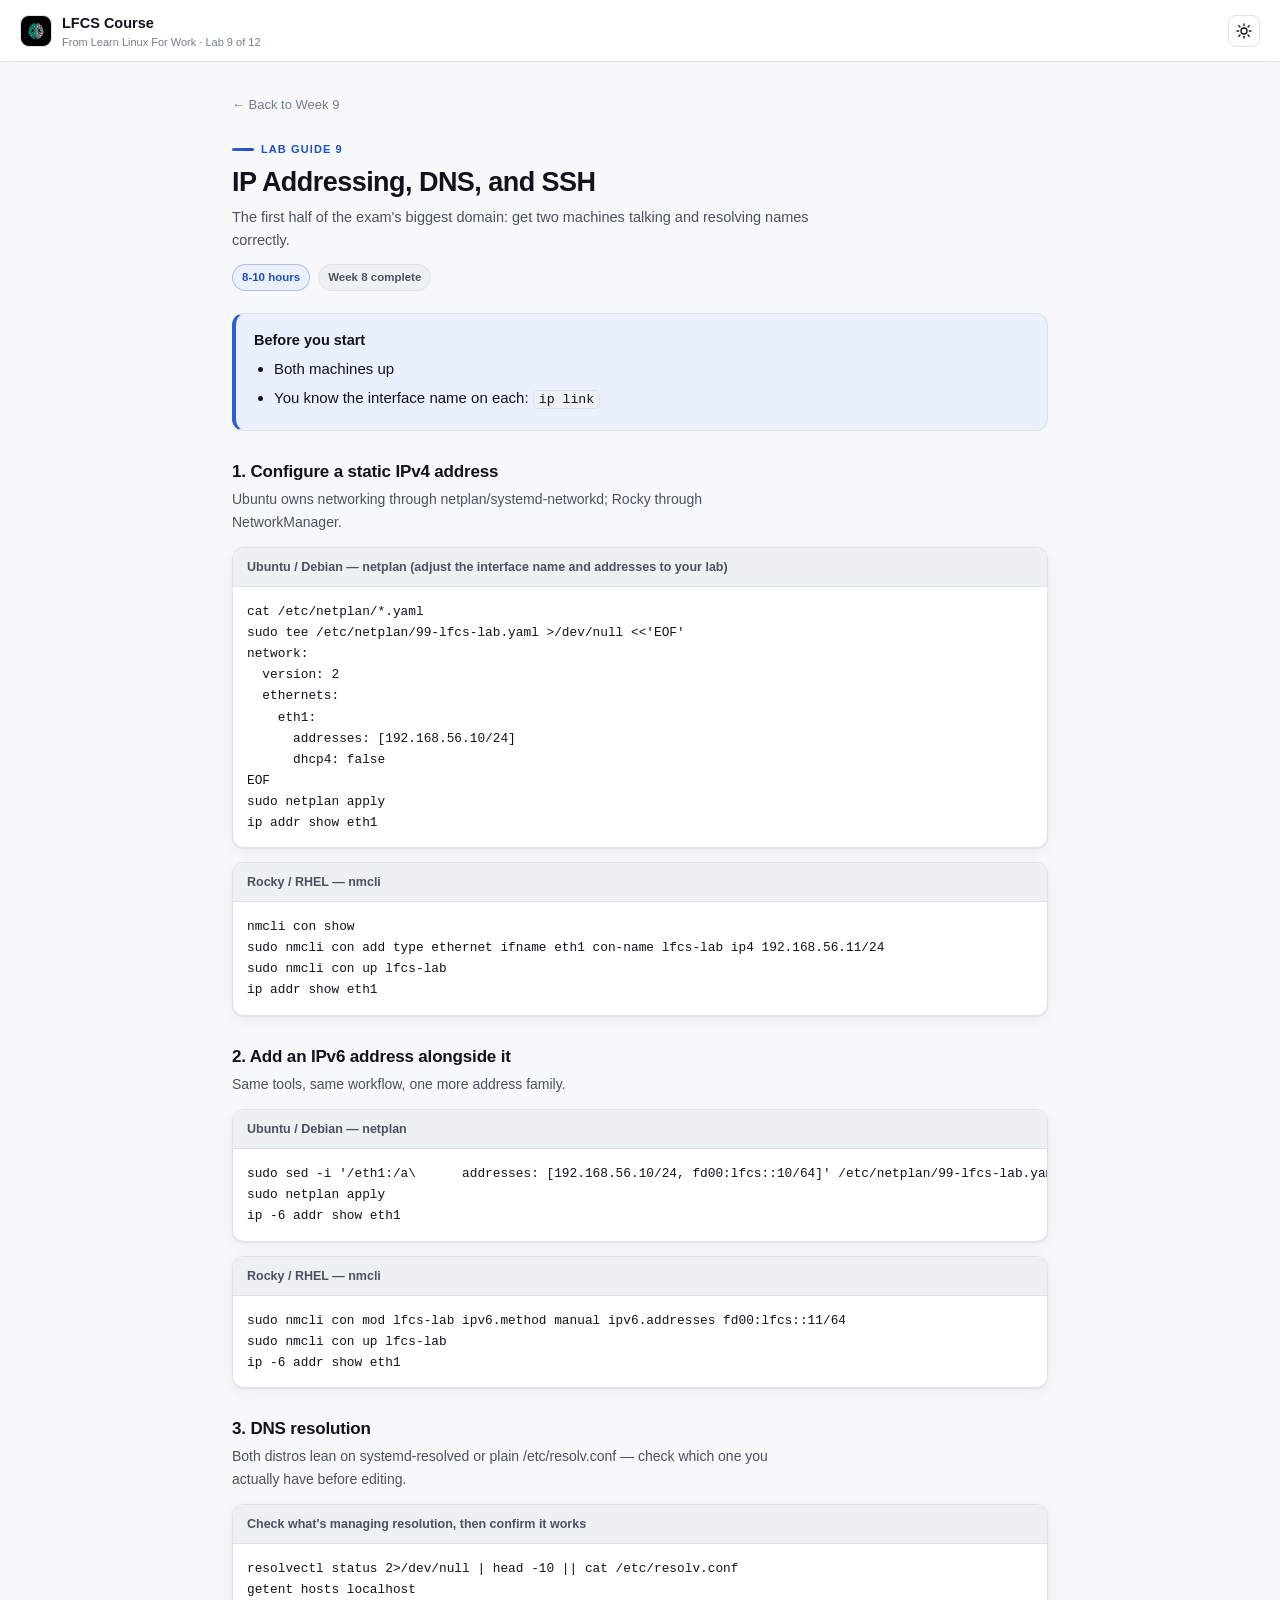
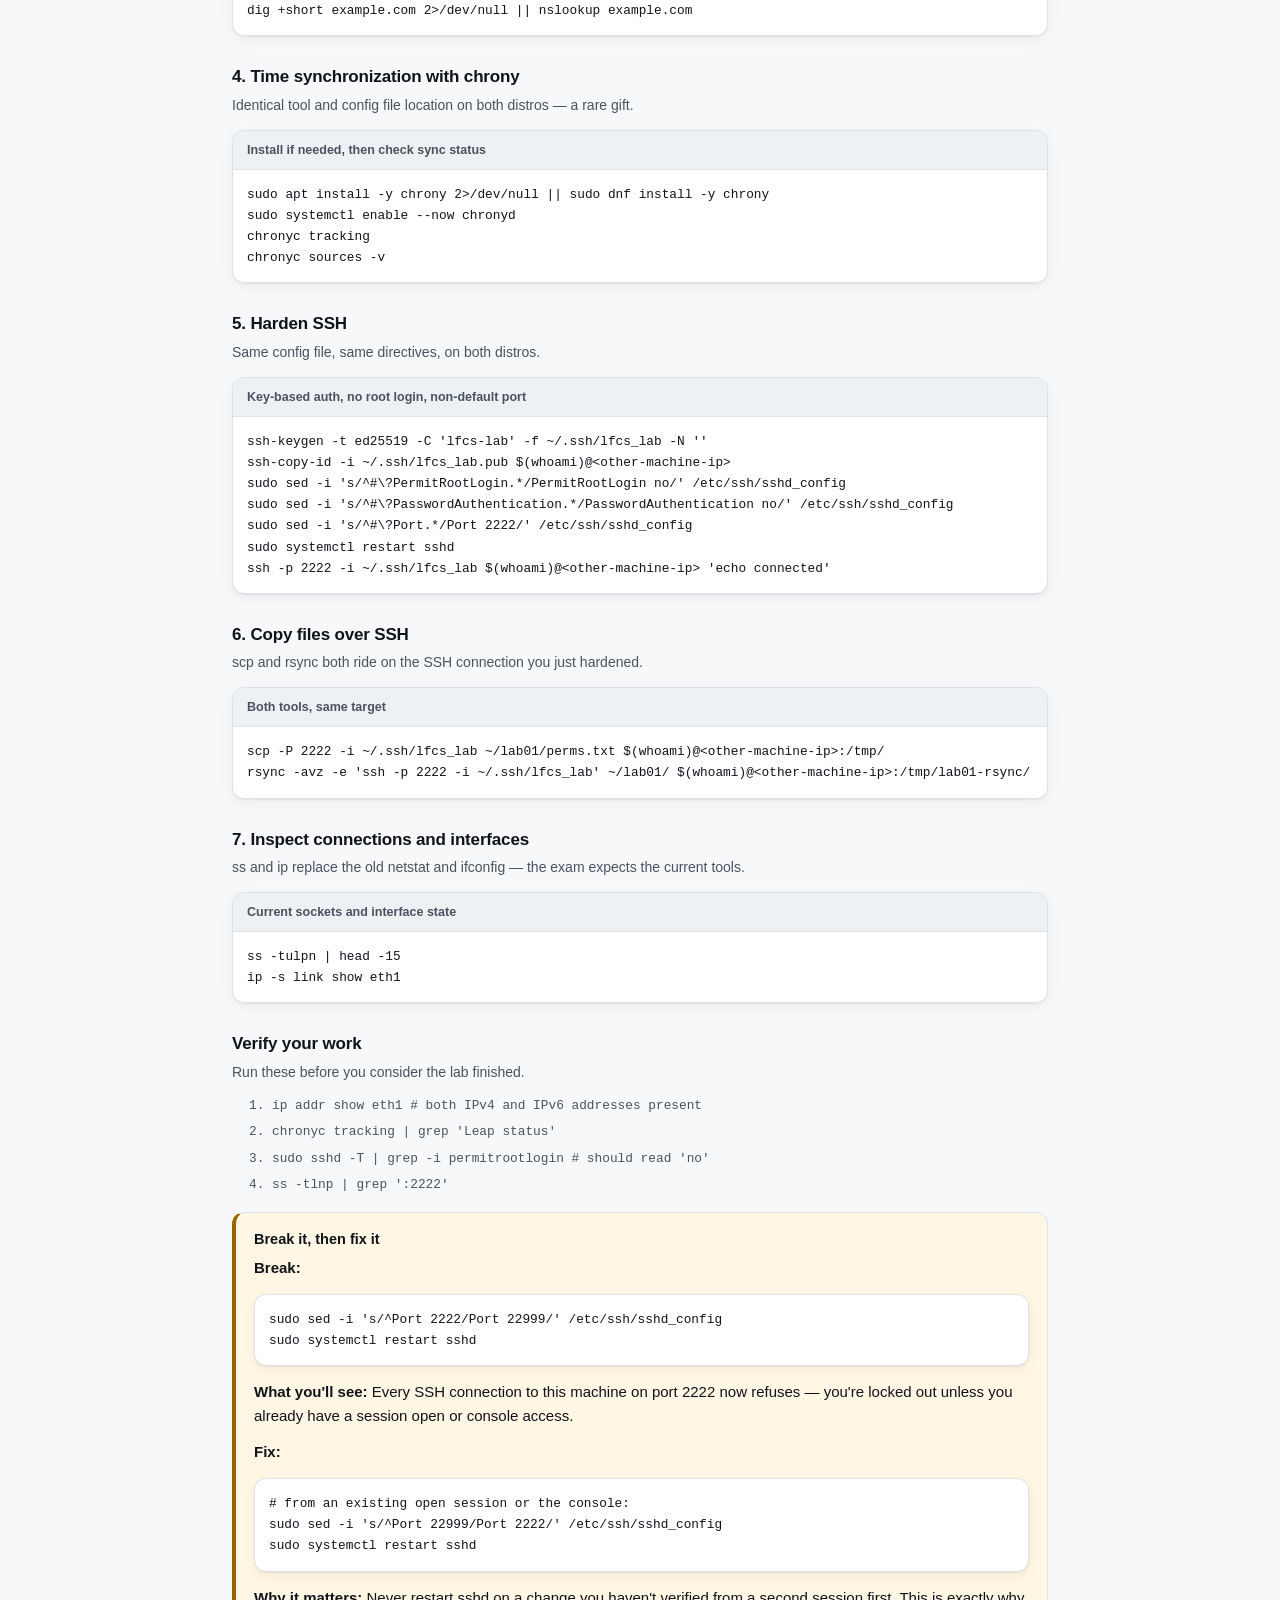
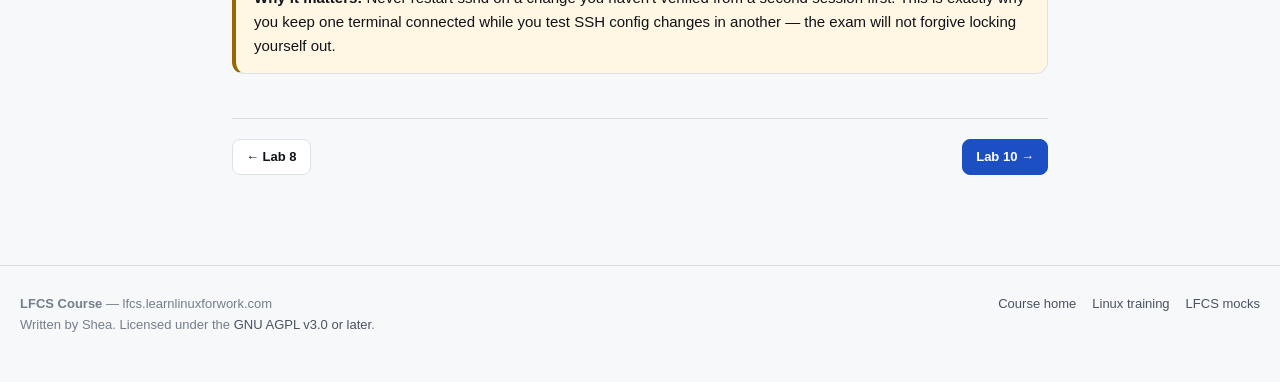
<file: lab/week-09.html>
<!DOCTYPE html>
<html lang="en">
<head>
<meta charset="utf-8">
<meta name="viewport" content="width=device-width, initial-scale=1">
<title>Lab 9: IP Addressing, DNS, and SSH — LFCS Course</title>
<meta name="description" content="The first half of the exam's biggest domain: get two machines talking and resolving names correctly.">
<meta name="color-scheme" content="light dark">
<link rel="icon" href="../assets/img/favicon.svg" type="image/svg+xml">
<link rel="stylesheet" href="../assets/css/style.css">
<style>
  .lab-wrap { max-width: 860px; margin: 0 auto; padding: 30px 22px 90px; }
  .lab-back { font-size: 13px; color: var(--text-3); display: inline-block; margin-bottom: 18px; }
  .lab-h { margin-bottom: 22px; }
  .lab-h h1 { font-size: 27px; letter-spacing: -.02em; margin-bottom: 6px; }
  .lab-meta { display: flex; flex-wrap: wrap; gap: 8px; margin: 12px 0 0; }
  .step { margin: 30px 0 0; }
  .step h2 { font-size: 17px; margin-bottom: 6px; }
  .step > p { color: var(--text-2); font-size: 14px; max-width: 72ch; }
  .cmd { margin: 14px 0; border: 1px solid var(--border); border-radius: var(--radius);
          overflow: hidden; background: var(--bg-elev); box-shadow: var(--shadow); }
  .cmd__t { font-size: 12.5px; font-weight: 600; color: var(--text-2);
             padding: 9px 14px; background: var(--bg-sunken); border-bottom: 1px solid var(--border); }
  .cmd pre { margin: 0; padding: 14px; overflow-x: auto; font-family: var(--mono);
              font-size: 12.8px; line-height: 1.65; color: var(--text); }
  .lab-nav { display: flex; justify-content: space-between; gap: 12px;
              margin-top: 44px; padding-top: 20px; border-top: 1px solid var(--border); }
  ol.verify { font-family: var(--mono); font-size: 12.8px; }
  ol.verify li { margin-bottom: 6px; color: var(--text-2); }
  @media print { .lab-back, .lab-nav, .header { display: none !important; } }
</style>
<script>
  (function () {
    try {
      var t = localStorage.getItem("lfcs.theme.v1");
      if (t === "light" || t === "dark") document.documentElement.setAttribute("data-theme", t);
    } catch (e) {}
  })();
</script>
</head>
<body>
<header class="header">
  <a class="brand" href="../index.html">
    <span class="brand__mark brand__mark--logo"><img src="../assets/img/ST-Brain-Logo.png" alt="Shea's Tech" width="24" height="24"></span>
    <span class="brand__text">
      <span class="brand__title">LFCS Course</span>
      <span class="brand__sub">From Learn Linux For Work · Lab 9 of 12</span>
    </span>
  </a>
  <span class="header__spacer"></span>
  <button class="btn btn--icon" data-theme-toggle title="Toggle dark / light mode" aria-label="Toggle dark or light mode">
    <svg class="icon-sun" viewBox="0 0 24 24" fill="none" stroke="currentColor" stroke-width="2" stroke-linecap="round" stroke-linejoin="round"><circle cx="12" cy="12" r="4.5"/><line x1="12" y1="1.5" x2="12" y2="4"/><line x1="12" y1="20" x2="12" y2="22.5"/><line x1="4.2" y1="4.2" x2="6" y2="6"/><line x1="18" y1="18" x2="19.8" y2="19.8"/><line x1="1.5" y1="12" x2="4" y2="12"/><line x1="20" y1="12" x2="22.5" y2="12"/><line x1="4.2" y1="19.8" x2="6" y2="18"/><line x1="18" y1="6" x2="19.8" y2="4.2"/></svg>
    <svg class="icon-moon" viewBox="0 0 24 24" fill="none" stroke="currentColor" stroke-width="2" stroke-linecap="round" stroke-linejoin="round"><path d="M21 12.8A9 9 0 1 1 11.2 3a7 7 0 0 0 9.8 9.8z"/></svg>
  </button>
</header>

<div class="lab-wrap">
  <a class="lab-back" href="../index.html#week-09">&larr; Back to Week 9</a>

  <div class="lab-h">
    <div class="section__eyebrow">Lab guide 9</div>
    <h1>IP Addressing, DNS, and SSH</h1>
    <p style="color:var(--text-2);font-size:14.5px;max-width:74ch">The first half of the exam's biggest domain: get two machines talking and resolving names correctly.</p>
    <div class="lab-meta">
      <span class="chip chip--accent">8-10 hours</span>
      <span class="chip">Week 8 complete</span>
    </div>
  </div>

  <div class="callout"><div class="callout__title">Before you start</div><ul><li>Both machines up</li><li>You know the interface name on each: <code>ip link</code></li></ul></div>

  <div class="step"><h2>1. Configure a static IPv4 address</h2><p>Ubuntu owns networking through netplan/systemd-networkd; Rocky through NetworkManager.</p><div class="cmd"><div class="cmd__t">Ubuntu / Debian — netplan (adjust the interface name and addresses to your lab)</div><pre>cat /etc/netplan/*.yaml
sudo tee /etc/netplan/99-lfcs-lab.yaml >/dev/null <<'EOF'
network:
  version: 2
  ethernets:
    eth1:
      addresses: [192.168.56.10/24]
      dhcp4: false
EOF
sudo netplan apply
ip addr show eth1</pre></div><div class="cmd"><div class="cmd__t">Rocky / RHEL — nmcli</div><pre>nmcli con show
sudo nmcli con add type ethernet ifname eth1 con-name lfcs-lab ip4 192.168.56.11/24
sudo nmcli con up lfcs-lab
ip addr show eth1</pre></div></div><div class="step"><h2>2. Add an IPv6 address alongside it</h2><p>Same tools, same workflow, one more address family.</p><div class="cmd"><div class="cmd__t">Ubuntu / Debian — netplan</div><pre>sudo sed -i '/eth1:/a\      addresses: [192.168.56.10/24, fd00:lfcs::10/64]' /etc/netplan/99-lfcs-lab.yaml
sudo netplan apply
ip -6 addr show eth1</pre></div><div class="cmd"><div class="cmd__t">Rocky / RHEL — nmcli</div><pre>sudo nmcli con mod lfcs-lab ipv6.method manual ipv6.addresses fd00:lfcs::11/64
sudo nmcli con up lfcs-lab
ip -6 addr show eth1</pre></div></div><div class="step"><h2>3. DNS resolution</h2><p>Both distros lean on systemd-resolved or plain /etc/resolv.conf — check which one you actually have before editing.</p><div class="cmd"><div class="cmd__t">Check what's managing resolution, then confirm it works</div><pre>resolvectl status 2>/dev/null | head -10 || cat /etc/resolv.conf
getent hosts localhost
dig +short example.com 2>/dev/null || nslookup example.com</pre></div></div><div class="step"><h2>4. Time synchronization with chrony</h2><p>Identical tool and config file location on both distros — a rare gift.</p><div class="cmd"><div class="cmd__t">Install if needed, then check sync status</div><pre>sudo apt install -y chrony 2>/dev/null || sudo dnf install -y chrony
sudo systemctl enable --now chronyd
chronyc tracking
chronyc sources -v</pre></div></div><div class="step"><h2>5. Harden SSH</h2><p>Same config file, same directives, on both distros.</p><div class="cmd"><div class="cmd__t">Key-based auth, no root login, non-default port</div><pre>ssh-keygen -t ed25519 -C 'lfcs-lab' -f ~/.ssh/lfcs_lab -N ''
ssh-copy-id -i ~/.ssh/lfcs_lab.pub $(whoami)@&lt;other-machine-ip&gt;
sudo sed -i 's/^#\?PermitRootLogin.*/PermitRootLogin no/' /etc/ssh/sshd_config
sudo sed -i 's/^#\?PasswordAuthentication.*/PasswordAuthentication no/' /etc/ssh/sshd_config
sudo sed -i 's/^#\?Port.*/Port 2222/' /etc/ssh/sshd_config
sudo systemctl restart sshd
ssh -p 2222 -i ~/.ssh/lfcs_lab $(whoami)@&lt;other-machine-ip&gt; 'echo connected'</pre></div></div><div class="step"><h2>6. Copy files over SSH</h2><p>scp and rsync both ride on the SSH connection you just hardened.</p><div class="cmd"><div class="cmd__t">Both tools, same target</div><pre>scp -P 2222 -i ~/.ssh/lfcs_lab ~/lab01/perms.txt $(whoami)@&lt;other-machine-ip&gt;:/tmp/
rsync -avz -e 'ssh -p 2222 -i ~/.ssh/lfcs_lab' ~/lab01/ $(whoami)@&lt;other-machine-ip&gt;:/tmp/lab01-rsync/</pre></div></div><div class="step"><h2>7. Inspect connections and interfaces</h2><p>ss and ip replace the old netstat and ifconfig — the exam expects the current tools.</p><div class="cmd"><div class="cmd__t">Current sockets and interface state</div><pre>ss -tulpn | head -15
ip -s link show eth1</pre></div></div>

  <div class="step">
    <h2>Verify your work</h2>
    <p>Run these before you consider the lab finished.</p>
    <ol class="verify"><li>ip addr show eth1              # both IPv4 and IPv6 addresses present</li><li>chronyc tracking | grep 'Leap status'</li><li>sudo sshd -T | grep -i permitrootlogin    # should read 'no'</li><li>ss -tlnp | grep ':2222'</li></ol>
  </div>

  <div class="callout callout--warn"><div class="callout__title">Break it, then fix it</div><p><strong>Break:</strong></p><div class="cmd"><pre>sudo sed -i 's/^Port 2222/Port 22999/' /etc/ssh/sshd_config
sudo systemctl restart sshd</pre></div><p><strong>What you'll see:</strong> Every SSH connection to this machine on port 2222 now refuses — you're locked out unless you already have a session open or console access.</p><p><strong>Fix:</strong></p><div class="cmd"><pre># from an existing open session or the console:
sudo sed -i 's/^Port 22999/Port 2222/' /etc/ssh/sshd_config
sudo systemctl restart sshd</pre></div><p><strong>Why it matters:</strong> Never restart sshd on a change you haven't verified from a second session first. This is exactly why you keep one terminal connected while you test SSH config changes in another — the exam will not forgive locking yourself out.</p></div>

  <div class="lab-nav">
    <span><a class="btn" href="week-08.html">&larr; Lab 8</a></span>
    <span><a class="btn btn--primary" href="week-10.html">Lab 10 &rarr;</a></span>
  </div>
</div>

<footer class="footer">
  <div class="footer__inner">
    <div><strong>LFCS Course</strong> — lfcs.learnlinuxforwork.com<br>
    Written by Shea. Licensed under the
    <a href="https://learnlinuxforwork.com/license" target="_blank" rel="noopener noreferrer">GNU AGPL v3.0 or later</a>.</div>
    <div class="footer__links">
      <a href="../index.html">Course home</a>
      <a href="https://www.learnlinuxforwork.com" target="_blank" rel="noopener noreferrer">Linux training</a>
      <a href="https://killer.sh/lfcs" target="_blank" rel="noopener noreferrer">LFCS mocks</a>
    </div>
  </div>
</footer>

<script src="../assets/js/lab.js"></script>
</body>
</html>
</file>
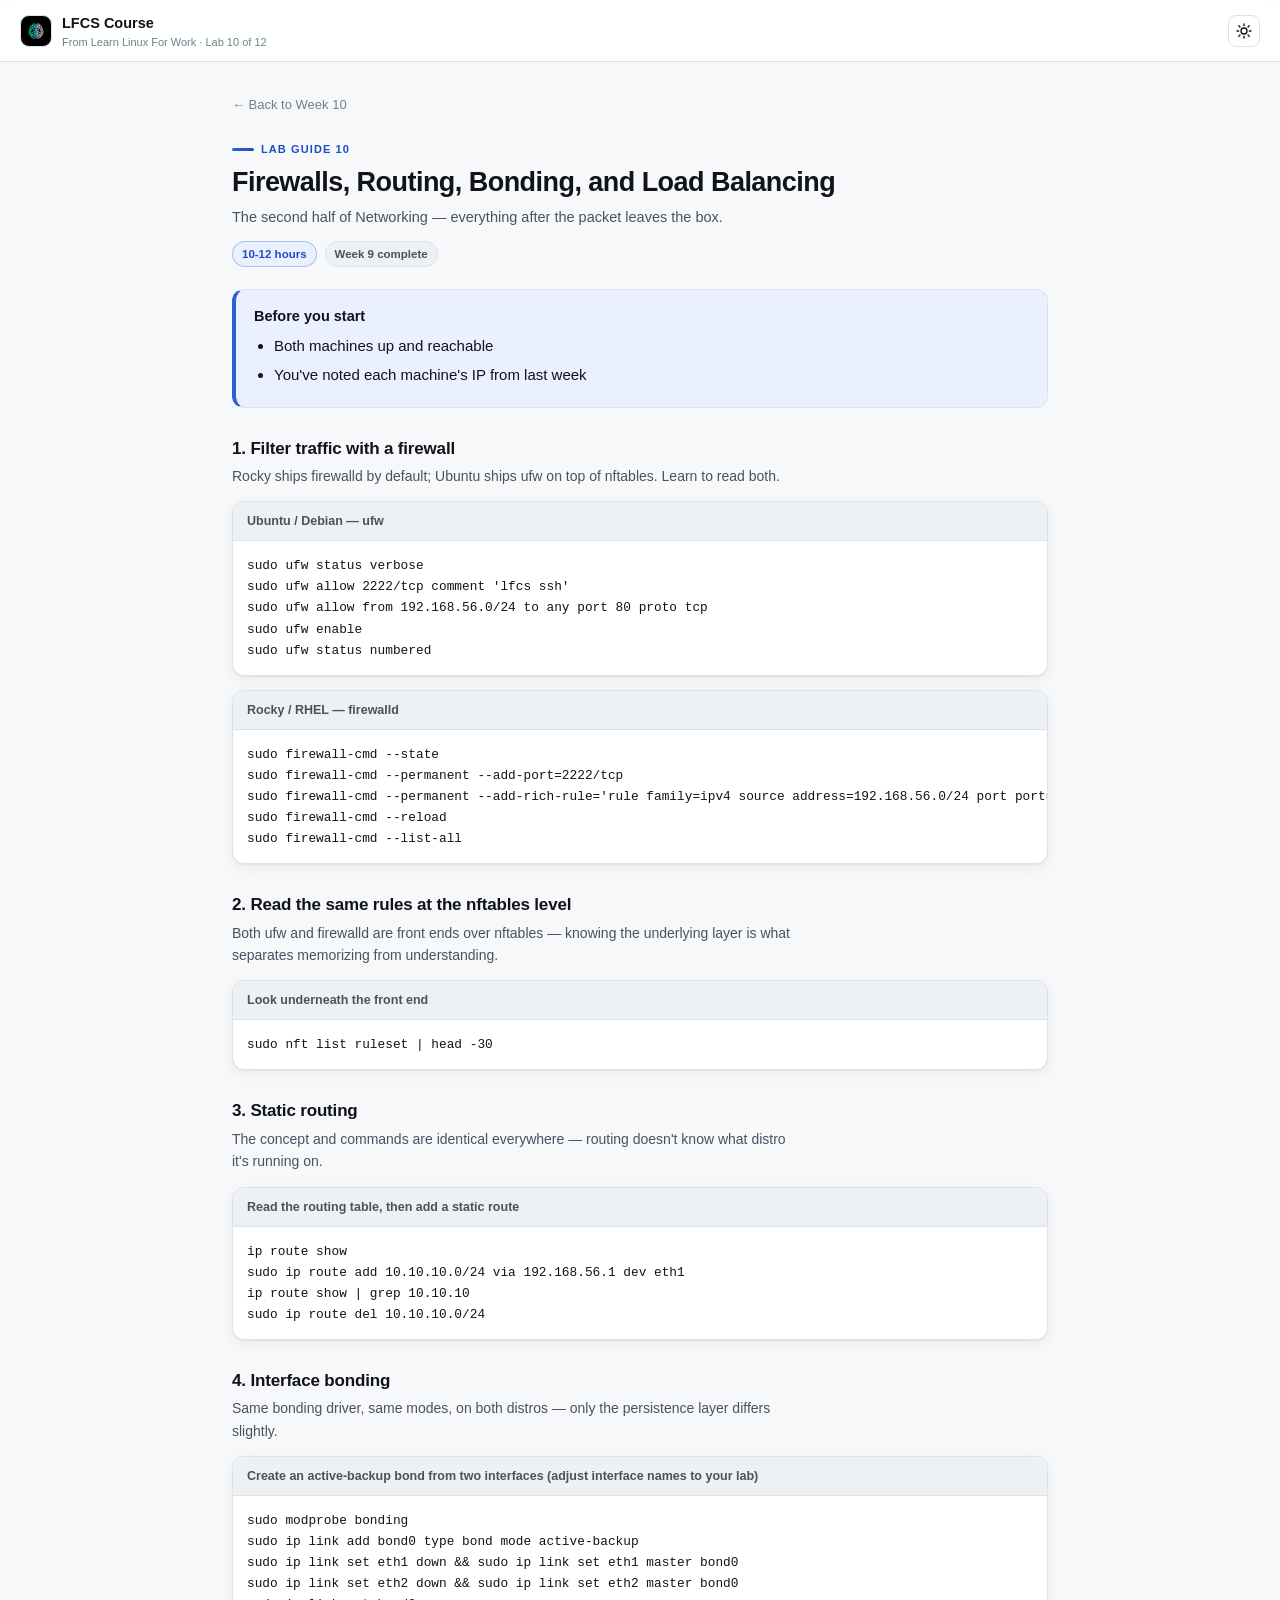
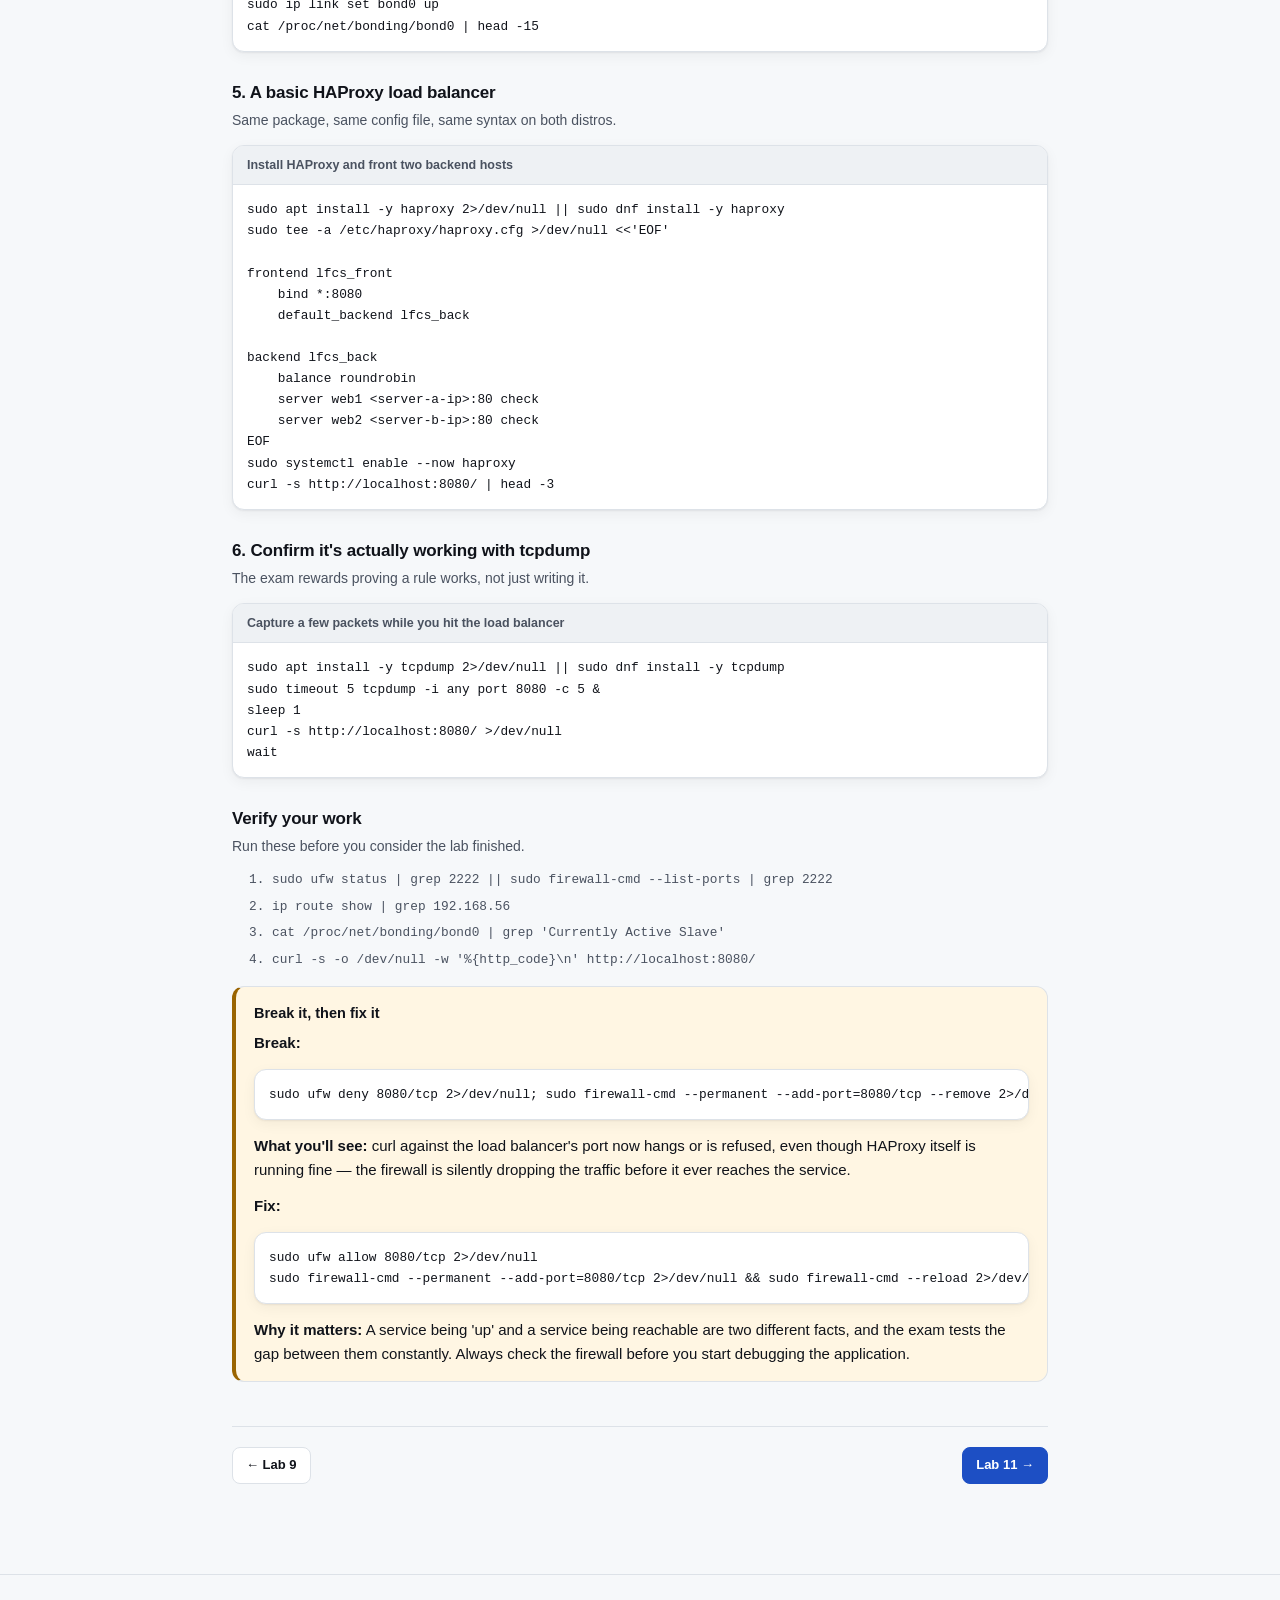
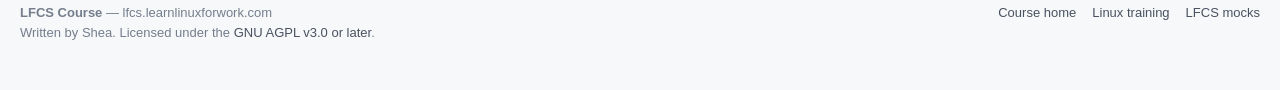
<file: lab/week-10.html>
<!DOCTYPE html>
<html lang="en">
<head>
<meta charset="utf-8">
<meta name="viewport" content="width=device-width, initial-scale=1">
<title>Lab 10: Firewalls, Routing, Bonding, and Load Balancing — LFCS Course</title>
<meta name="description" content="The second half of Networking — everything after the packet leaves the box.">
<meta name="color-scheme" content="light dark">
<link rel="icon" href="../assets/img/favicon.svg" type="image/svg+xml">
<link rel="stylesheet" href="../assets/css/style.css">
<style>
  .lab-wrap { max-width: 860px; margin: 0 auto; padding: 30px 22px 90px; }
  .lab-back { font-size: 13px; color: var(--text-3); display: inline-block; margin-bottom: 18px; }
  .lab-h { margin-bottom: 22px; }
  .lab-h h1 { font-size: 27px; letter-spacing: -.02em; margin-bottom: 6px; }
  .lab-meta { display: flex; flex-wrap: wrap; gap: 8px; margin: 12px 0 0; }
  .step { margin: 30px 0 0; }
  .step h2 { font-size: 17px; margin-bottom: 6px; }
  .step > p { color: var(--text-2); font-size: 14px; max-width: 72ch; }
  .cmd { margin: 14px 0; border: 1px solid var(--border); border-radius: var(--radius);
          overflow: hidden; background: var(--bg-elev); box-shadow: var(--shadow); }
  .cmd__t { font-size: 12.5px; font-weight: 600; color: var(--text-2);
             padding: 9px 14px; background: var(--bg-sunken); border-bottom: 1px solid var(--border); }
  .cmd pre { margin: 0; padding: 14px; overflow-x: auto; font-family: var(--mono);
              font-size: 12.8px; line-height: 1.65; color: var(--text); }
  .lab-nav { display: flex; justify-content: space-between; gap: 12px;
              margin-top: 44px; padding-top: 20px; border-top: 1px solid var(--border); }
  ol.verify { font-family: var(--mono); font-size: 12.8px; }
  ol.verify li { margin-bottom: 6px; color: var(--text-2); }
  @media print { .lab-back, .lab-nav, .header { display: none !important; } }
</style>
<script>
  (function () {
    try {
      var t = localStorage.getItem("lfcs.theme.v1");
      if (t === "light" || t === "dark") document.documentElement.setAttribute("data-theme", t);
    } catch (e) {}
  })();
</script>
</head>
<body>
<header class="header">
  <a class="brand" href="../index.html">
    <span class="brand__mark brand__mark--logo"><img src="../assets/img/ST-Brain-Logo.png" alt="Shea's Tech" width="24" height="24"></span>
    <span class="brand__text">
      <span class="brand__title">LFCS Course</span>
      <span class="brand__sub">From Learn Linux For Work · Lab 10 of 12</span>
    </span>
  </a>
  <span class="header__spacer"></span>
  <button class="btn btn--icon" data-theme-toggle title="Toggle dark / light mode" aria-label="Toggle dark or light mode">
    <svg class="icon-sun" viewBox="0 0 24 24" fill="none" stroke="currentColor" stroke-width="2" stroke-linecap="round" stroke-linejoin="round"><circle cx="12" cy="12" r="4.5"/><line x1="12" y1="1.5" x2="12" y2="4"/><line x1="12" y1="20" x2="12" y2="22.5"/><line x1="4.2" y1="4.2" x2="6" y2="6"/><line x1="18" y1="18" x2="19.8" y2="19.8"/><line x1="1.5" y1="12" x2="4" y2="12"/><line x1="20" y1="12" x2="22.5" y2="12"/><line x1="4.2" y1="19.8" x2="6" y2="18"/><line x1="18" y1="6" x2="19.8" y2="4.2"/></svg>
    <svg class="icon-moon" viewBox="0 0 24 24" fill="none" stroke="currentColor" stroke-width="2" stroke-linecap="round" stroke-linejoin="round"><path d="M21 12.8A9 9 0 1 1 11.2 3a7 7 0 0 0 9.8 9.8z"/></svg>
  </button>
</header>

<div class="lab-wrap">
  <a class="lab-back" href="../index.html#week-10">&larr; Back to Week 10</a>

  <div class="lab-h">
    <div class="section__eyebrow">Lab guide 10</div>
    <h1>Firewalls, Routing, Bonding, and Load Balancing</h1>
    <p style="color:var(--text-2);font-size:14.5px;max-width:74ch">The second half of Networking — everything after the packet leaves the box.</p>
    <div class="lab-meta">
      <span class="chip chip--accent">10-12 hours</span>
      <span class="chip">Week 9 complete</span>
    </div>
  </div>

  <div class="callout"><div class="callout__title">Before you start</div><ul><li>Both machines up and reachable</li><li>You've noted each machine's IP from last week</li></ul></div>

  <div class="step"><h2>1. Filter traffic with a firewall</h2><p>Rocky ships firewalld by default; Ubuntu ships ufw on top of nftables. Learn to read both.</p><div class="cmd"><div class="cmd__t">Ubuntu / Debian — ufw</div><pre>sudo ufw status verbose
sudo ufw allow 2222/tcp comment 'lfcs ssh'
sudo ufw allow from 192.168.56.0/24 to any port 80 proto tcp
sudo ufw enable
sudo ufw status numbered</pre></div><div class="cmd"><div class="cmd__t">Rocky / RHEL — firewalld</div><pre>sudo firewall-cmd --state
sudo firewall-cmd --permanent --add-port=2222/tcp
sudo firewall-cmd --permanent --add-rich-rule='rule family=ipv4 source address=192.168.56.0/24 port port=80 protocol=tcp accept'
sudo firewall-cmd --reload
sudo firewall-cmd --list-all</pre></div></div><div class="step"><h2>2. Read the same rules at the nftables level</h2><p>Both ufw and firewalld are front ends over nftables — knowing the underlying layer is what separates memorizing from understanding.</p><div class="cmd"><div class="cmd__t">Look underneath the front end</div><pre>sudo nft list ruleset | head -30</pre></div></div><div class="step"><h2>3. Static routing</h2><p>The concept and commands are identical everywhere — routing doesn't know what distro it's running on.</p><div class="cmd"><div class="cmd__t">Read the routing table, then add a static route</div><pre>ip route show
sudo ip route add 10.10.10.0/24 via 192.168.56.1 dev eth1
ip route show | grep 10.10.10
sudo ip route del 10.10.10.0/24</pre></div></div><div class="step"><h2>4. Interface bonding</h2><p>Same bonding driver, same modes, on both distros — only the persistence layer differs slightly.</p><div class="cmd"><div class="cmd__t">Create an active-backup bond from two interfaces (adjust interface names to your lab)</div><pre>sudo modprobe bonding
sudo ip link add bond0 type bond mode active-backup
sudo ip link set eth1 down && sudo ip link set eth1 master bond0
sudo ip link set eth2 down && sudo ip link set eth2 master bond0
sudo ip link set bond0 up
cat /proc/net/bonding/bond0 | head -15</pre></div></div><div class="step"><h2>5. A basic HAProxy load balancer</h2><p>Same package, same config file, same syntax on both distros.</p><div class="cmd"><div class="cmd__t">Install HAProxy and front two backend hosts</div><pre>sudo apt install -y haproxy 2>/dev/null || sudo dnf install -y haproxy
sudo tee -a /etc/haproxy/haproxy.cfg >/dev/null <<'EOF'

frontend lfcs_front
    bind *:8080
    default_backend lfcs_back

backend lfcs_back
    balance roundrobin
    server web1 &lt;server-a-ip&gt;:80 check
    server web2 &lt;server-b-ip&gt;:80 check
EOF
sudo systemctl enable --now haproxy
curl -s http://localhost:8080/ | head -3</pre></div></div><div class="step"><h2>6. Confirm it's actually working with tcpdump</h2><p>The exam rewards proving a rule works, not just writing it.</p><div class="cmd"><div class="cmd__t">Capture a few packets while you hit the load balancer</div><pre>sudo apt install -y tcpdump 2>/dev/null || sudo dnf install -y tcpdump
sudo timeout 5 tcpdump -i any port 8080 -c 5 &
sleep 1
curl -s http://localhost:8080/ >/dev/null
wait</pre></div></div>

  <div class="step">
    <h2>Verify your work</h2>
    <p>Run these before you consider the lab finished.</p>
    <ol class="verify"><li>sudo ufw status | grep 2222 || sudo firewall-cmd --list-ports | grep 2222</li><li>ip route show | grep 192.168.56</li><li>cat /proc/net/bonding/bond0 | grep 'Currently Active Slave'</li><li>curl -s -o /dev/null -w '%{http_code}\n' http://localhost:8080/</li></ol>
  </div>

  <div class="callout callout--warn"><div class="callout__title">Break it, then fix it</div><p><strong>Break:</strong></p><div class="cmd"><pre>sudo ufw deny 8080/tcp 2>/dev/null; sudo firewall-cmd --permanent --add-port=8080/tcp --remove 2>/dev/null; sudo firewall-cmd --permanent --remove-port=8080/tcp 2>/dev/null; sudo firewall-cmd --reload 2>/dev/null</pre></div><p><strong>What you'll see:</strong> curl against the load balancer's port now hangs or is refused, even though HAProxy itself is running fine — the firewall is silently dropping the traffic before it ever reaches the service.</p><p><strong>Fix:</strong></p><div class="cmd"><pre>sudo ufw allow 8080/tcp 2>/dev/null
sudo firewall-cmd --permanent --add-port=8080/tcp 2>/dev/null && sudo firewall-cmd --reload 2>/dev/null</pre></div><p><strong>Why it matters:</strong> A service being 'up' and a service being reachable are two different facts, and the exam tests the gap between them constantly. Always check the firewall before you start debugging the application.</p></div>

  <div class="lab-nav">
    <span><a class="btn" href="week-09.html">&larr; Lab 9</a></span>
    <span><a class="btn btn--primary" href="week-11.html">Lab 11 &rarr;</a></span>
  </div>
</div>

<footer class="footer">
  <div class="footer__inner">
    <div><strong>LFCS Course</strong> — lfcs.learnlinuxforwork.com<br>
    Written by Shea. Licensed under the
    <a href="https://learnlinuxforwork.com/license" target="_blank" rel="noopener noreferrer">GNU AGPL v3.0 or later</a>.</div>
    <div class="footer__links">
      <a href="../index.html">Course home</a>
      <a href="https://www.learnlinuxforwork.com" target="_blank" rel="noopener noreferrer">Linux training</a>
      <a href="https://killer.sh/lfcs" target="_blank" rel="noopener noreferrer">LFCS mocks</a>
    </div>
  </div>
</footer>

<script src="../assets/js/lab.js"></script>
</body>
</html>
</file>
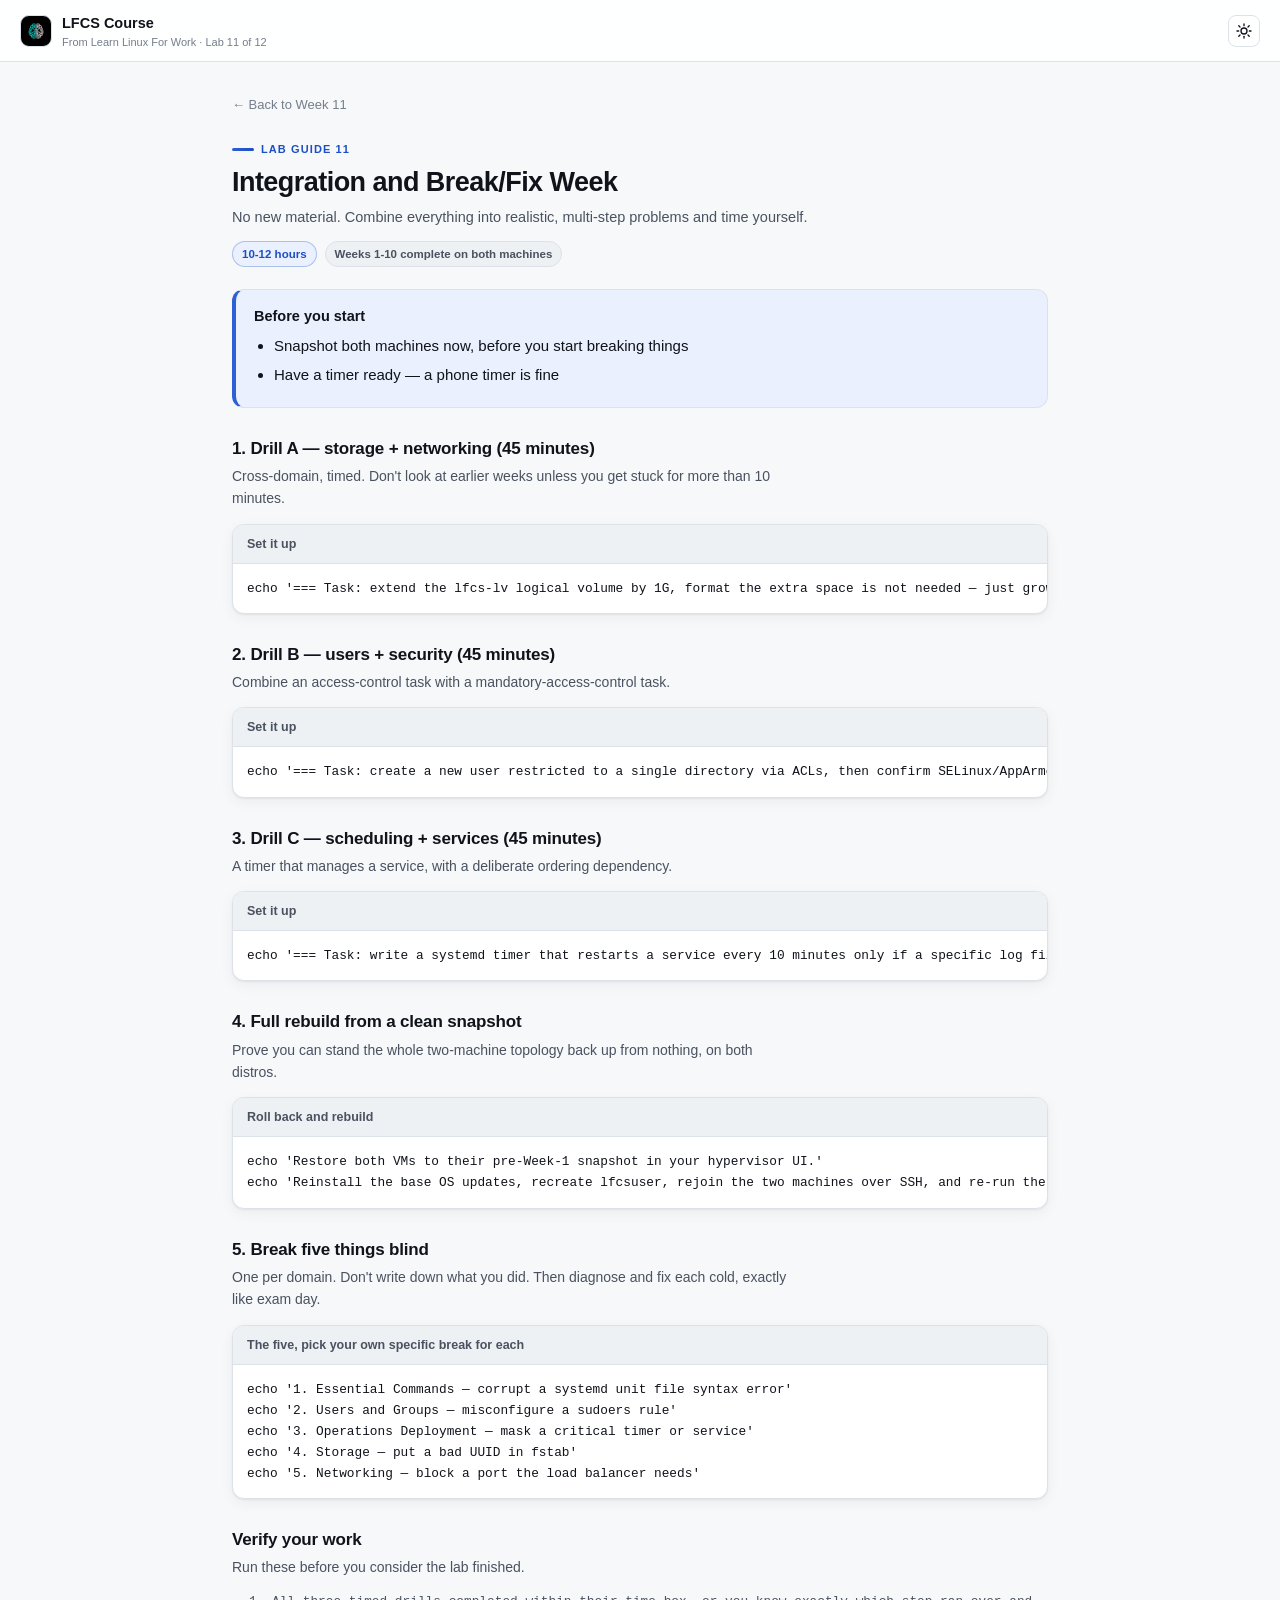
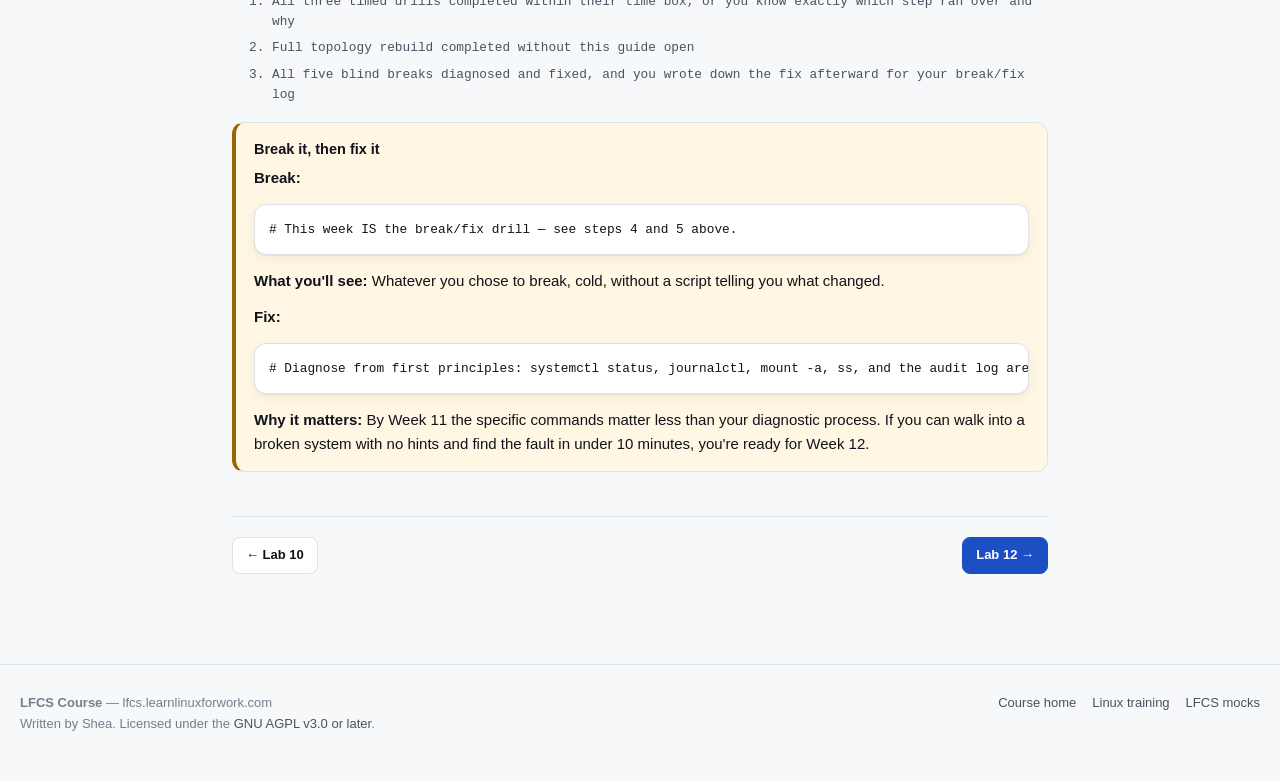
<file: lab/week-11.html>
<!DOCTYPE html>
<html lang="en">
<head>
<meta charset="utf-8">
<meta name="viewport" content="width=device-width, initial-scale=1">
<title>Lab 11: Integration and Break/Fix Week — LFCS Course</title>
<meta name="description" content="No new material. Combine everything into realistic, multi-step problems and time yourself.">
<meta name="color-scheme" content="light dark">
<link rel="icon" href="../assets/img/favicon.svg" type="image/svg+xml">
<link rel="stylesheet" href="../assets/css/style.css">
<style>
  .lab-wrap { max-width: 860px; margin: 0 auto; padding: 30px 22px 90px; }
  .lab-back { font-size: 13px; color: var(--text-3); display: inline-block; margin-bottom: 18px; }
  .lab-h { margin-bottom: 22px; }
  .lab-h h1 { font-size: 27px; letter-spacing: -.02em; margin-bottom: 6px; }
  .lab-meta { display: flex; flex-wrap: wrap; gap: 8px; margin: 12px 0 0; }
  .step { margin: 30px 0 0; }
  .step h2 { font-size: 17px; margin-bottom: 6px; }
  .step > p { color: var(--text-2); font-size: 14px; max-width: 72ch; }
  .cmd { margin: 14px 0; border: 1px solid var(--border); border-radius: var(--radius);
          overflow: hidden; background: var(--bg-elev); box-shadow: var(--shadow); }
  .cmd__t { font-size: 12.5px; font-weight: 600; color: var(--text-2);
             padding: 9px 14px; background: var(--bg-sunken); border-bottom: 1px solid var(--border); }
  .cmd pre { margin: 0; padding: 14px; overflow-x: auto; font-family: var(--mono);
              font-size: 12.8px; line-height: 1.65; color: var(--text); }
  .lab-nav { display: flex; justify-content: space-between; gap: 12px;
              margin-top: 44px; padding-top: 20px; border-top: 1px solid var(--border); }
  ol.verify { font-family: var(--mono); font-size: 12.8px; }
  ol.verify li { margin-bottom: 6px; color: var(--text-2); }
  @media print { .lab-back, .lab-nav, .header { display: none !important; } }
</style>
<script>
  (function () {
    try {
      var t = localStorage.getItem("lfcs.theme.v1");
      if (t === "light" || t === "dark") document.documentElement.setAttribute("data-theme", t);
    } catch (e) {}
  })();
</script>
</head>
<body>
<header class="header">
  <a class="brand" href="../index.html">
    <span class="brand__mark brand__mark--logo"><img src="../assets/img/ST-Brain-Logo.png" alt="Shea's Tech" width="24" height="24"></span>
    <span class="brand__text">
      <span class="brand__title">LFCS Course</span>
      <span class="brand__sub">From Learn Linux For Work · Lab 11 of 12</span>
    </span>
  </a>
  <span class="header__spacer"></span>
  <button class="btn btn--icon" data-theme-toggle title="Toggle dark / light mode" aria-label="Toggle dark or light mode">
    <svg class="icon-sun" viewBox="0 0 24 24" fill="none" stroke="currentColor" stroke-width="2" stroke-linecap="round" stroke-linejoin="round"><circle cx="12" cy="12" r="4.5"/><line x1="12" y1="1.5" x2="12" y2="4"/><line x1="12" y1="20" x2="12" y2="22.5"/><line x1="4.2" y1="4.2" x2="6" y2="6"/><line x1="18" y1="18" x2="19.8" y2="19.8"/><line x1="1.5" y1="12" x2="4" y2="12"/><line x1="20" y1="12" x2="22.5" y2="12"/><line x1="4.2" y1="19.8" x2="6" y2="18"/><line x1="18" y1="6" x2="19.8" y2="4.2"/></svg>
    <svg class="icon-moon" viewBox="0 0 24 24" fill="none" stroke="currentColor" stroke-width="2" stroke-linecap="round" stroke-linejoin="round"><path d="M21 12.8A9 9 0 1 1 11.2 3a7 7 0 0 0 9.8 9.8z"/></svg>
  </button>
</header>

<div class="lab-wrap">
  <a class="lab-back" href="../index.html#week-11">&larr; Back to Week 11</a>

  <div class="lab-h">
    <div class="section__eyebrow">Lab guide 11</div>
    <h1>Integration and Break/Fix Week</h1>
    <p style="color:var(--text-2);font-size:14.5px;max-width:74ch">No new material. Combine everything into realistic, multi-step problems and time yourself.</p>
    <div class="lab-meta">
      <span class="chip chip--accent">10-12 hours</span>
      <span class="chip">Weeks 1-10 complete on both machines</span>
    </div>
  </div>

  <div class="callout"><div class="callout__title">Before you start</div><ul><li>Snapshot both machines now, before you start breaking things</li><li>Have a timer ready — a phone timer is fine</li></ul></div>

  <div class="step"><h2>1. Drill A — storage + networking (45 minutes)</h2><p>Cross-domain, timed. Don't look at earlier weeks unless you get stuck for more than 10 minutes.</p><div class="cmd"><div class="cmd__t">Set it up</div><pre>echo '=== Task: extend the lfcs-lv logical volume by 1G, format the extra space is not needed — just grow the filesystem in place, then export the mount point over NFS to the other lab machine and mount it there persistently. ==='</pre></div></div><div class="step"><h2>2. Drill B — users + security (45 minutes)</h2><p>Combine an access-control task with a mandatory-access-control task.</p><div class="cmd"><div class="cmd__t">Set it up</div><pre>echo '=== Task: create a new user restricted to a single directory via ACLs, then confirm SELinux/AppArmor does not silently block that access once a service tries to read a file the user created. ==='</pre></div></div><div class="step"><h2>3. Drill C — scheduling + services (45 minutes)</h2><p>A timer that manages a service, with a deliberate ordering dependency.</p><div class="cmd"><div class="cmd__t">Set it up</div><pre>echo '=== Task: write a systemd timer that restarts a service every 10 minutes only if a specific log file has grown in size since the last check. ==='</pre></div></div><div class="step"><h2>4. Full rebuild from a clean snapshot</h2><p>Prove you can stand the whole two-machine topology back up from nothing, on both distros.</p><div class="cmd"><div class="cmd__t">Roll back and rebuild</div><pre>echo 'Restore both VMs to their pre-Week-1 snapshot in your hypervisor UI.'
echo 'Reinstall the base OS updates, recreate lfcsuser, rejoin the two machines over SSH, and re-run the Week 7 LVM build end to end — this time without this guide open.'</pre></div></div><div class="step"><h2>5. Break five things blind</h2><p>One per domain. Don't write down what you did. Then diagnose and fix each cold, exactly like exam day.</p><div class="cmd"><div class="cmd__t">The five, pick your own specific break for each</div><pre>echo '1. Essential Commands — corrupt a systemd unit file syntax error'
echo '2. Users and Groups — misconfigure a sudoers rule'
echo '3. Operations Deployment — mask a critical timer or service'
echo '4. Storage — put a bad UUID in fstab'
echo '5. Networking — block a port the load balancer needs'</pre></div></div>

  <div class="step">
    <h2>Verify your work</h2>
    <p>Run these before you consider the lab finished.</p>
    <ol class="verify"><li>All three timed drills completed within their time box, or you know exactly which step ran over and why</li><li>Full topology rebuild completed without this guide open</li><li>All five blind breaks diagnosed and fixed, and you wrote down the fix afterward for your break/fix log</li></ol>
  </div>

  <div class="callout callout--warn"><div class="callout__title">Break it, then fix it</div><p><strong>Break:</strong></p><div class="cmd"><pre># This week IS the break/fix drill — see steps 4 and 5 above.</pre></div><p><strong>What you'll see:</strong> Whatever you chose to break, cold, without a script telling you what changed.</p><p><strong>Fix:</strong></p><div class="cmd"><pre># Diagnose from first principles: systemctl status, journalctl, mount -a, ss, and the audit log are your five best friends.</pre></div><p><strong>Why it matters:</strong> By Week 11 the specific commands matter less than your diagnostic process. If you can walk into a broken system with no hints and find the fault in under 10 minutes, you're ready for Week 12.</p></div>

  <div class="lab-nav">
    <span><a class="btn" href="week-10.html">&larr; Lab 10</a></span>
    <span><a class="btn btn--primary" href="week-12.html">Lab 12 &rarr;</a></span>
  </div>
</div>

<footer class="footer">
  <div class="footer__inner">
    <div><strong>LFCS Course</strong> — lfcs.learnlinuxforwork.com<br>
    Written by Shea. Licensed under the
    <a href="https://learnlinuxforwork.com/license" target="_blank" rel="noopener noreferrer">GNU AGPL v3.0 or later</a>.</div>
    <div class="footer__links">
      <a href="../index.html">Course home</a>
      <a href="https://www.learnlinuxforwork.com" target="_blank" rel="noopener noreferrer">Linux training</a>
      <a href="https://killer.sh/lfcs" target="_blank" rel="noopener noreferrer">LFCS mocks</a>
    </div>
  </div>
</footer>

<script src="../assets/js/lab.js"></script>
</body>
</html>
</file>
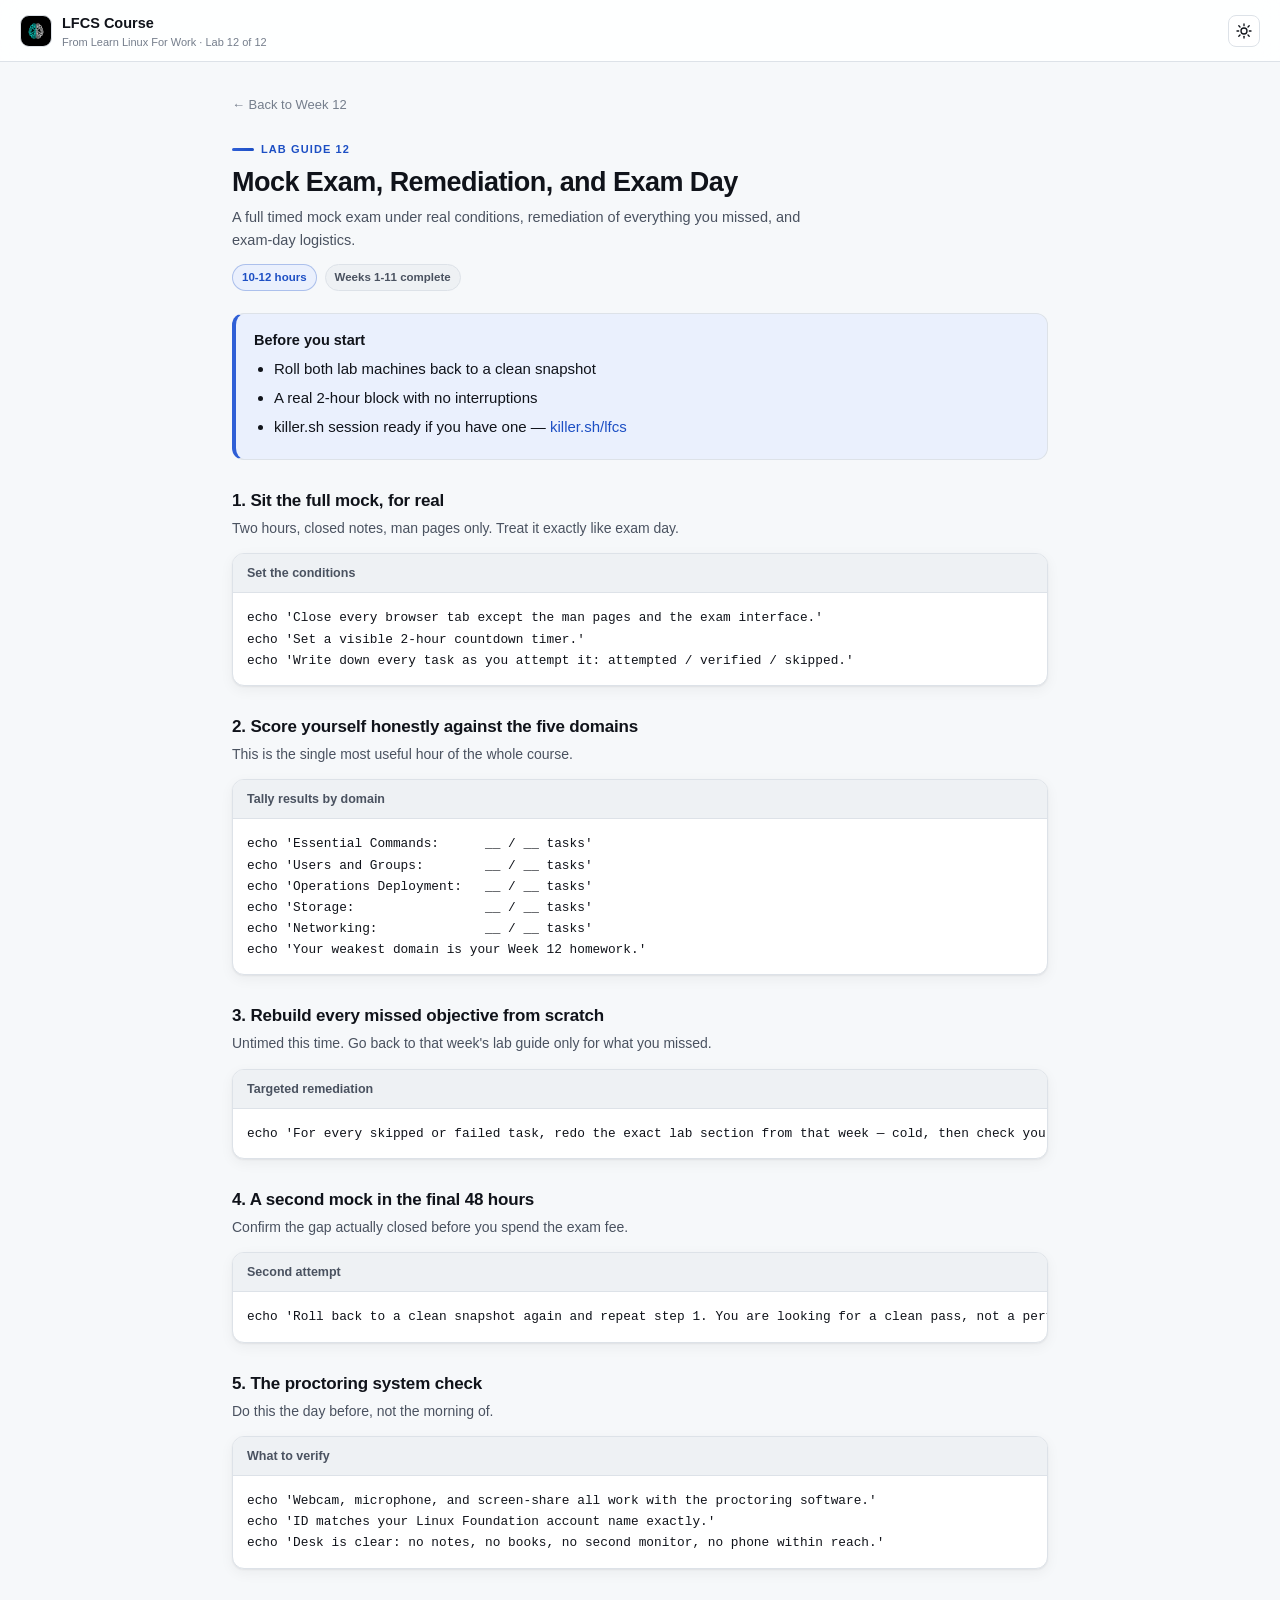
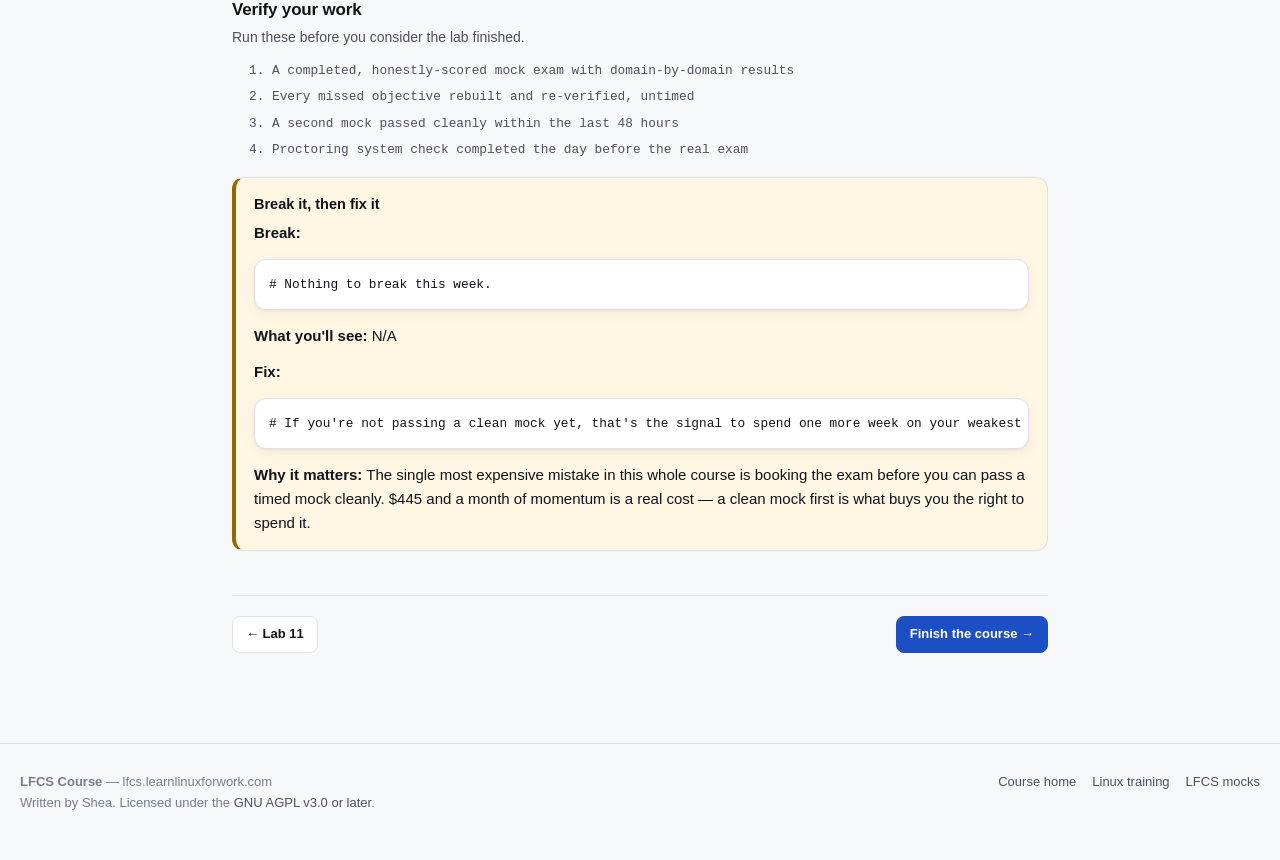
<file: lab/week-12.html>
<!DOCTYPE html>
<html lang="en">
<head>
<meta charset="utf-8">
<meta name="viewport" content="width=device-width, initial-scale=1">
<title>Lab 12: Mock Exam, Remediation, and Exam Day — LFCS Course</title>
<meta name="description" content="A full timed mock exam under real conditions, remediation of everything you missed, and exam-day logistics.">
<meta name="color-scheme" content="light dark">
<link rel="icon" href="../assets/img/favicon.svg" type="image/svg+xml">
<link rel="stylesheet" href="../assets/css/style.css">
<style>
  .lab-wrap { max-width: 860px; margin: 0 auto; padding: 30px 22px 90px; }
  .lab-back { font-size: 13px; color: var(--text-3); display: inline-block; margin-bottom: 18px; }
  .lab-h { margin-bottom: 22px; }
  .lab-h h1 { font-size: 27px; letter-spacing: -.02em; margin-bottom: 6px; }
  .lab-meta { display: flex; flex-wrap: wrap; gap: 8px; margin: 12px 0 0; }
  .step { margin: 30px 0 0; }
  .step h2 { font-size: 17px; margin-bottom: 6px; }
  .step > p { color: var(--text-2); font-size: 14px; max-width: 72ch; }
  .cmd { margin: 14px 0; border: 1px solid var(--border); border-radius: var(--radius);
          overflow: hidden; background: var(--bg-elev); box-shadow: var(--shadow); }
  .cmd__t { font-size: 12.5px; font-weight: 600; color: var(--text-2);
             padding: 9px 14px; background: var(--bg-sunken); border-bottom: 1px solid var(--border); }
  .cmd pre { margin: 0; padding: 14px; overflow-x: auto; font-family: var(--mono);
              font-size: 12.8px; line-height: 1.65; color: var(--text); }
  .lab-nav { display: flex; justify-content: space-between; gap: 12px;
              margin-top: 44px; padding-top: 20px; border-top: 1px solid var(--border); }
  ol.verify { font-family: var(--mono); font-size: 12.8px; }
  ol.verify li { margin-bottom: 6px; color: var(--text-2); }
  @media print { .lab-back, .lab-nav, .header { display: none !important; } }
</style>
<script>
  (function () {
    try {
      var t = localStorage.getItem("lfcs.theme.v1");
      if (t === "light" || t === "dark") document.documentElement.setAttribute("data-theme", t);
    } catch (e) {}
  })();
</script>
</head>
<body>
<header class="header">
  <a class="brand" href="../index.html">
    <span class="brand__mark brand__mark--logo"><img src="../assets/img/ST-Brain-Logo.png" alt="Shea's Tech" width="24" height="24"></span>
    <span class="brand__text">
      <span class="brand__title">LFCS Course</span>
      <span class="brand__sub">From Learn Linux For Work · Lab 12 of 12</span>
    </span>
  </a>
  <span class="header__spacer"></span>
  <button class="btn btn--icon" data-theme-toggle title="Toggle dark / light mode" aria-label="Toggle dark or light mode">
    <svg class="icon-sun" viewBox="0 0 24 24" fill="none" stroke="currentColor" stroke-width="2" stroke-linecap="round" stroke-linejoin="round"><circle cx="12" cy="12" r="4.5"/><line x1="12" y1="1.5" x2="12" y2="4"/><line x1="12" y1="20" x2="12" y2="22.5"/><line x1="4.2" y1="4.2" x2="6" y2="6"/><line x1="18" y1="18" x2="19.8" y2="19.8"/><line x1="1.5" y1="12" x2="4" y2="12"/><line x1="20" y1="12" x2="22.5" y2="12"/><line x1="4.2" y1="19.8" x2="6" y2="18"/><line x1="18" y1="6" x2="19.8" y2="4.2"/></svg>
    <svg class="icon-moon" viewBox="0 0 24 24" fill="none" stroke="currentColor" stroke-width="2" stroke-linecap="round" stroke-linejoin="round"><path d="M21 12.8A9 9 0 1 1 11.2 3a7 7 0 0 0 9.8 9.8z"/></svg>
  </button>
</header>

<div class="lab-wrap">
  <a class="lab-back" href="../index.html#week-12">&larr; Back to Week 12</a>

  <div class="lab-h">
    <div class="section__eyebrow">Lab guide 12</div>
    <h1>Mock Exam, Remediation, and Exam Day</h1>
    <p style="color:var(--text-2);font-size:14.5px;max-width:74ch">A full timed mock exam under real conditions, remediation of everything you missed, and exam-day logistics.</p>
    <div class="lab-meta">
      <span class="chip chip--accent">10-12 hours</span>
      <span class="chip">Weeks 1-11 complete</span>
    </div>
  </div>

  <div class="callout"><div class="callout__title">Before you start</div><ul><li>Roll both lab machines back to a clean snapshot</li><li>A real 2-hour block with no interruptions</li><li>killer.sh session ready if you have one — <a href="https://killer.sh/lfcs" target="_blank" rel="noopener noreferrer">killer.sh/lfcs</a></li></ul></div>

  <div class="step"><h2>1. Sit the full mock, for real</h2><p>Two hours, closed notes, man pages only. Treat it exactly like exam day.</p><div class="cmd"><div class="cmd__t">Set the conditions</div><pre>echo 'Close every browser tab except the man pages and the exam interface.'
echo 'Set a visible 2-hour countdown timer.'
echo 'Write down every task as you attempt it: attempted / verified / skipped.'</pre></div></div><div class="step"><h2>2. Score yourself honestly against the five domains</h2><p>This is the single most useful hour of the whole course.</p><div class="cmd"><div class="cmd__t">Tally results by domain</div><pre>echo 'Essential Commands:      __ / __ tasks'
echo 'Users and Groups:        __ / __ tasks'
echo 'Operations Deployment:   __ / __ tasks'
echo 'Storage:                 __ / __ tasks'
echo 'Networking:              __ / __ tasks'
echo 'Your weakest domain is your Week 12 homework.'</pre></div></div><div class="step"><h2>3. Rebuild every missed objective from scratch</h2><p>Untimed this time. Go back to that week's lab guide only for what you missed.</p><div class="cmd"><div class="cmd__t">Targeted remediation</div><pre>echo 'For every skipped or failed task, redo the exact lab section from that week — cold, then check your work against the guide.'</pre></div></div><div class="step"><h2>4. A second mock in the final 48 hours</h2><p>Confirm the gap actually closed before you spend the exam fee.</p><div class="cmd"><div class="cmd__t">Second attempt</div><pre>echo 'Roll back to a clean snapshot again and repeat step 1. You are looking for a clean pass, not a perfect score.'</pre></div></div><div class="step"><h2>5. The proctoring system check</h2><p>Do this the day before, not the morning of.</p><div class="cmd"><div class="cmd__t">What to verify</div><pre>echo 'Webcam, microphone, and screen-share all work with the proctoring software.'
echo 'ID matches your Linux Foundation account name exactly.'
echo 'Desk is clear: no notes, no books, no second monitor, no phone within reach.'</pre></div></div>

  <div class="step">
    <h2>Verify your work</h2>
    <p>Run these before you consider the lab finished.</p>
    <ol class="verify"><li>A completed, honestly-scored mock exam with domain-by-domain results</li><li>Every missed objective rebuilt and re-verified, untimed</li><li>A second mock passed cleanly within the last 48 hours</li><li>Proctoring system check completed the day before the real exam</li></ol>
  </div>

  <div class="callout callout--warn"><div class="callout__title">Break it, then fix it</div><p><strong>Break:</strong></p><div class="cmd"><pre># Nothing to break this week.</pre></div><p><strong>What you'll see:</strong> N/A</p><p><strong>Fix:</strong></p><div class="cmd"><pre># If you're not passing a clean mock yet, that's the signal to spend one more week on your weakest domain rather than booking the exam.</pre></div><p><strong>Why it matters:</strong> The single most expensive mistake in this whole course is booking the exam before you can pass a timed mock cleanly. $445 and a month of momentum is a real cost — a clean mock first is what buys you the right to spend it.</p></div>

  <div class="lab-nav">
    <span><a class="btn" href="week-11.html">&larr; Lab 11</a></span>
    <span><a class="btn btn--primary" href="../index.html#credits">Finish the course &rarr;</a></span>
  </div>
</div>

<footer class="footer">
  <div class="footer__inner">
    <div><strong>LFCS Course</strong> — lfcs.learnlinuxforwork.com<br>
    Written by Shea. Licensed under the
    <a href="https://learnlinuxforwork.com/license" target="_blank" rel="noopener noreferrer">GNU AGPL v3.0 or later</a>.</div>
    <div class="footer__links">
      <a href="../index.html">Course home</a>
      <a href="https://www.learnlinuxforwork.com" target="_blank" rel="noopener noreferrer">Linux training</a>
      <a href="https://killer.sh/lfcs" target="_blank" rel="noopener noreferrer">LFCS mocks</a>
    </div>
  </div>
</footer>

<script src="../assets/js/lab.js"></script>
</body>
</html>
</file>
<file: assets/css/style.css>
/*
 * LFCS Course — lfcs.learnlinuxforwork.com
 * Copyright (C) 2026 Shea's Tech
 * Licensed under the GNU AGPL v3.0 or later.
 */

/* ------------------------------------------------------------ tokens --- */
:root {
  --cyan: #2f5fd6;
  --cyan-bright: #6f9bff;
  --radius: 12px;
  --radius-sm: 8px;
  --maxw: 1320px;
  --sidebar-w: 268px;
  --header-h: 62px;
  --font: -apple-system, BlinkMacSystemFont, "Segoe UI", Inter, Roboto,
    "Helvetica Neue", Arial, sans-serif;
  --mono: ui-monospace, SFMono-Regular, "SF Mono", Menlo, Consolas,
    "Liberation Mono", monospace;
  --ease: cubic-bezier(0.4, 0, 0.2, 1);
}

/* light (default) */
:root,
[data-theme="light"] {
  --bg: #f6f8fa;
  --bg-elev: #ffffff;
  --bg-sunken: #eef1f4;
  --bg-hover: #f0f3f6;
  --text: #10131a;
  --text-2: #4a5260;
  --text-3: #757e8c;
  --border: #dde2e8;
  --border-strong: #c3cbd4;
  --accent: #1d4fc4;
  --accent-2: #2f5fd6;
  --accent-contrast: #ffffff;
  --shadow: 0 1px 2px rgba(16, 19, 26, 0.06), 0 4px 14px rgba(16, 19, 26, 0.05);
  --shadow-lg: 0 8px 32px rgba(16, 19, 26, 0.12);
  --ok: #0a7d4a;
  --ok-bg: #e6f6ee;
  --warn: #9a6400;
  --warn-bg: #fff6e3;
  --danger: #b42318;
  --danger-bg: #fdecea;
  --info-bg: #eaf0fd;
  --hero-from: #0a0e14;
  --hero-to: #101d33;
}

[data-theme="dark"] {
  --bg: #0b0d10;
  --bg-elev: #14171c;
  --bg-sunken: #0f1215;
  --bg-hover: #1b1f26;
  --text: #e8ecf1;
  --text-2: #a8b2bf;
  --text-3: #7b8593;
  --border: #242a33;
  --border-strong: #333b46;
  --accent: #6f9bff;
  --accent-2: #8fb1ff;
  --accent-contrast: #061225;
  --shadow: 0 1px 2px rgba(0, 0, 0, 0.4), 0 4px 16px rgba(0, 0, 0, 0.35);
  --shadow-lg: 0 12px 40px rgba(0, 0, 0, 0.55);
  --ok: #4ade80;
  --ok-bg: #0e2a1c;
  --warn: #fbbf24;
  --warn-bg: #2a2109;
  --danger: #f87171;
  --danger-bg: #2c1414;
  --info-bg: #0d1b30;
  --hero-from: #05070a;
  --hero-to: #0a1830;
}

@media (prefers-color-scheme: dark) {
  :root:not([data-theme]) {
    --bg: #0b0d10;
    --bg-elev: #14171c;
    --bg-sunken: #0f1215;
    --bg-hover: #1b1f26;
    --text: #e8ecf1;
    --text-2: #a8b2bf;
    --text-3: #7b8593;
    --border: #242a33;
    --border-strong: #333b46;
    --accent: #6f9bff;
    --accent-2: #8fb1ff;
    --accent-contrast: #061225;
    --shadow: 0 1px 2px rgba(0, 0, 0, 0.4), 0 4px 16px rgba(0, 0, 0, 0.35);
    --shadow-lg: 0 12px 40px rgba(0, 0, 0, 0.55);
    --ok: #4ade80;
    --ok-bg: #0e2a1c;
    --warn: #fbbf24;
    --warn-bg: #2a2109;
    --danger: #f87171;
    --danger-bg: #2c1414;
    --info-bg: #0d1b30;
    --hero-from: #05070a;
    --hero-to: #0a1830;
  }
}

/* ------------------------------------------------------------- reset --- */
*,
*::before,
*::after { box-sizing: border-box; }

html { scroll-behavior: smooth; scroll-padding-top: calc(var(--header-h) + 16px); }

body {
  margin: 0;
  font-family: var(--font);
  font-size: 15px;
  line-height: 1.6;
  color: var(--text);
  background: var(--bg);
  -webkit-font-smoothing: antialiased;
  transition: background-color 0.2s var(--ease), color 0.2s var(--ease);
}

a { color: var(--accent); text-decoration: none; }
a:hover { text-decoration: underline; }
code {
  font-family: var(--mono);
  font-size: 0.88em;
  background: var(--bg-sunken);
  border: 1px solid var(--border);
  border-radius: 5px;
  padding: 1px 5px;
}
h1, h2, h3, h4 { line-height: 1.25; margin: 0; font-weight: 700; letter-spacing: -0.01em; }
p { margin: 0 0 12px; }
ul { margin: 0 0 12px; padding-left: 20px; }
li { margin-bottom: 5px; }

:focus-visible {
  outline: 2px solid var(--accent-2);
  outline-offset: 2px;
  border-radius: 4px;
}

.skip-link {
  position: absolute; left: -9999px; top: 0; z-index: 200;
  background: var(--accent); color: var(--accent-contrast);
  padding: 10px 16px; border-radius: 0 0 var(--radius-sm) 0;
}
.skip-link:focus { left: 0; }

/* ------------------------------------------------------------ header --- */
.header {
  position: sticky; top: 0; z-index: 100;
  height: var(--header-h);
  display: flex; align-items: center; gap: 16px;
  padding: 0 20px;
  background: color-mix(in srgb, var(--bg-elev) 88%, transparent);
  backdrop-filter: saturate(180%) blur(12px);
  -webkit-backdrop-filter: saturate(180%) blur(12px);
  border-bottom: 1px solid var(--border);
}

.brand { display: flex; align-items: center; gap: 10px; min-width: 0; }
.brand:hover { text-decoration: none; }
.brand__mark {
  width: 32px; height: 32px; flex: none;
  border-radius: 9px;
  background: linear-gradient(135deg, var(--accent-2), var(--accent));
  display: grid; place-items: center;
  color: var(--accent-contrast);
  font-weight: 800; font-size: 13px; letter-spacing: -0.02em;
}
.brand__mark--logo { background: #000; border: 1px solid var(--border); padding: 4px; }
.brand__mark--logo img { width: 100%; height: 100%; object-fit: contain; display: block; }
.brand__text { display: block; min-width: 0; }
.brand__title {
  display: block; font-size: 14.5px; font-weight: 700; color: var(--text);
  white-space: nowrap; overflow: hidden; text-overflow: ellipsis;
}
.brand__sub {
  display: block; font-size: 11px; color: var(--text-3); line-height: 1.2;
  white-space: nowrap; overflow: hidden; text-overflow: ellipsis;
}

.header__spacer { flex: 1; }

.header__progress {
  display: flex; align-items: center; gap: 10px;
  font-size: 12.5px; color: var(--text-2); font-variant-numeric: tabular-nums;
}
.mini-bar {
  width: 110px; height: 6px; border-radius: 99px;
  background: var(--bg-sunken); overflow: hidden;
  border: 1px solid var(--border);
}
.mini-bar__fill {
  height: 100%; width: 0%;
  background: linear-gradient(90deg, var(--accent), var(--accent-2));
  transition: width 0.35s var(--ease);
}

.btn {
  appearance: none; cursor: pointer;
  display: inline-flex; align-items: center; gap: 7px;
  font: inherit; font-size: 13px; font-weight: 600;
  padding: 7px 13px;
  color: var(--text);
  background: var(--bg-elev);
  border: 1px solid var(--border);
  border-radius: var(--radius-sm);
  transition: background 0.15s var(--ease), border-color 0.15s var(--ease),
    transform 0.1s var(--ease);
}
.btn:hover { background: var(--bg-hover); border-color: var(--border-strong); text-decoration: none; }
.btn:active { transform: translateY(1px); }
.btn--icon { padding: 7px; }
.btn--sm { padding: 4px 10px; font-size: 11.5px; gap: 5px; }
.btn--primary {
  background: var(--accent); border-color: var(--accent); color: var(--accent-contrast);
}
.btn--primary:hover { background: var(--accent-2); border-color: var(--accent-2); }
.btn.is-copied { background: var(--ok-bg); border-color: var(--ok); color: var(--ok); }
.btn svg { width: 16px; height: 16px; }

.btn--menu { display: none; }

/* theme toggle icon swap */
[data-theme="dark"] .icon-sun,
:root:not([data-theme]) .icon-sun { display: none; }
[data-theme="dark"] .icon-moon,
:root:not([data-theme]) .icon-moon { display: block; }
[data-theme="light"] .icon-sun { display: block; }
[data-theme="light"] .icon-moon { display: none; }
@media (prefers-color-scheme: light) {
  :root:not([data-theme]) .icon-sun { display: block; }
  :root:not([data-theme]) .icon-moon { display: none; }
}

/* ------------------------------------------------------------ layout --- */
.layout {
  display: grid;
  grid-template-columns: var(--sidebar-w) minmax(0, 1fr);
  max-width: var(--maxw);
  margin: 0 auto;
  gap: 0;
}

.sidebar {
  position: sticky; top: var(--header-h);
  height: calc(100vh - var(--header-h));
  overflow-y: auto;
  padding: 22px 12px 40px 20px;
  border-right: 1px solid var(--border);
}
.sidebar__group { margin-bottom: 20px; }
.sidebar__label {
  font-size: 10.5px; font-weight: 700; letter-spacing: 0.08em;
  text-transform: uppercase; color: var(--text-3);
  padding: 0 10px; margin-bottom: 7px;
}
.navlink {
  display: flex; align-items: center; gap: 9px;
  padding: 7px 10px; margin-bottom: 1px;
  border-radius: var(--radius-sm);
  font-size: 13.5px; color: var(--text-2); font-weight: 500;
  border-left: 2px solid transparent;
}
.navlink:hover { background: var(--bg-hover); color: var(--text); text-decoration: none; }
.navlink.is-active {
  background: var(--bg-elev); color: var(--text); font-weight: 650;
  border-left-color: var(--accent-2);
  box-shadow: var(--shadow);
}
.navlink__n {
  flex: none; width: 20px; height: 20px; border-radius: 6px;
  display: grid; place-items: center;
  font-size: 10.5px; font-weight: 700;
  background: var(--bg-sunken); color: var(--text-3);
  border: 1px solid var(--border);
}
.navlink.is-active .navlink__n,
.navlink.is-done .navlink__n {
  background: var(--accent); color: var(--accent-contrast); border-color: var(--accent);
}
.navlink__pct { margin-left: auto; font-size: 10.5px; color: var(--text-3); font-variant-numeric: tabular-nums; }

.main { padding: 30px 28px 96px; min-width: 0; }

/* -------------------------------------------------------------- hero --- */
.hero {
  position: relative; overflow: hidden;
  border-radius: 16px;
  padding: 38px 34px;
  margin-bottom: 30px;
  background: linear-gradient(135deg, var(--hero-from), var(--hero-to));
  color: #fff;
  box-shadow: var(--shadow-lg);
}
.hero::after {
  content: ""; position: absolute; inset: auto 0 0 0; height: 4px;
  background: linear-gradient(90deg, var(--cyan-bright), transparent 65%);
}
.hero__kicker {
  font-size: 11px; font-weight: 700; letter-spacing: 0.14em;
  text-transform: uppercase; color: var(--cyan-bright); margin-bottom: 12px;
}
.hero h1 { font-size: 34px; letter-spacing: -0.025em; margin-bottom: 10px; }
.hero__lead { font-size: 15.5px; color: #c9d4d8; max-width: 62ch; margin-bottom: 22px; }
.hero__stats { display: flex; flex-wrap: wrap; gap: 30px; margin-bottom: 24px; }
.stat__v { font-size: 25px; font-weight: 800; color: var(--cyan-bright); line-height: 1.1; }
.stat__l { font-size: 11.5px; color: #94a3ab; text-transform: uppercase; letter-spacing: 0.07em; }
.hero__cta { display: flex; flex-wrap: wrap; gap: 10px; }
.hero .btn { background: rgba(255, 255, 255, 0.08); border-color: rgba(255, 255, 255, 0.18); color: #fff; }
.hero .btn:hover { background: rgba(255, 255, 255, 0.16); }
.hero .btn--primary { background: var(--cyan-bright); border-color: var(--cyan-bright); color: #04191c; }
.hero .btn--primary:hover { background: #6ef2f8; border-color: #6ef2f8; }

/* ---------------------------------------------------------- sections --- */
.section { margin-bottom: 46px; scroll-margin-top: calc(var(--header-h) + 16px); }
.section__head { margin-bottom: 16px; }
.section__eyebrow {
  display: inline-flex; align-items: center; gap: 7px;
  font-size: 11px; font-weight: 700; letter-spacing: 0.1em;
  text-transform: uppercase; color: var(--accent); margin-bottom: 8px;
}
.section__eyebrow::before {
  content: ""; width: 22px; height: 3px; border-radius: 2px;
  background: linear-gradient(90deg, var(--accent-2), var(--accent));
}
.section h2 { font-size: 25px; letter-spacing: -0.02em; margin-bottom: 5px; }
.section__sub { color: var(--text-2); font-size: 14.5px; }

.prose { max-width: 78ch; color: var(--text-2); }
.prose strong { color: var(--text); }

/* ---------------------------------------------------------- surfaces --- */
.card {
  background: var(--bg-elev);
  border: 1px solid var(--border);
  border-radius: var(--radius);
  box-shadow: var(--shadow);
}
.card--pad { padding: 18px 20px; }

.grid { display: grid; gap: 14px; }
.grid--2 { grid-template-columns: repeat(auto-fit, minmax(300px, 1fr)); }
.grid--3 { grid-template-columns: repeat(auto-fit, minmax(240px, 1fr)); }

/* callouts */
.callout {
  border-radius: var(--radius);
  border: 1px solid var(--border);
  border-left: 4px solid var(--accent-2);
  background: var(--info-bg);
  padding: 15px 18px;
  margin: 16px 0;
}
.callout__title { font-weight: 700; font-size: 14.5px; margin-bottom: 5px; }
.callout p:last-child, .callout ol:last-child, .callout ul:last-child { margin-bottom: 0; }
.callout--warn { background: var(--warn-bg); border-left-color: var(--warn); }
.callout--danger { background: var(--danger-bg); border-left-color: var(--danger); }
.callout--success { background: var(--ok-bg); border-left-color: var(--ok); }
.callout ol { margin: 8px 0 0; padding-left: 20px; }
.callout ol li { margin-bottom: 6px; }

/* rhythm bars */
.rhythm { display: grid; gap: 8px; margin: 16px 0 22px; }
.rhythm__row { display: flex; align-items: center; gap: 12px; font-size: 14px; }
.rhythm__pct { flex: none; width: 44px; font-weight: 800; color: var(--accent); font-variant-numeric: tabular-nums; }
.rhythm__track { flex: none; width: 110px; height: 8px; border-radius: 99px; background: var(--bg-sunken); border: 1px solid var(--border); overflow: hidden; }
.rhythm__fill { height: 100%; background: linear-gradient(90deg, var(--accent), var(--accent-2)); }
.rhythm__text { color: var(--text-2); }

/* tables */
.table-wrap { overflow-x: auto; border-radius: var(--radius); border: 1px solid var(--border); background: var(--bg-elev); box-shadow: var(--shadow); }
table { width: 100%; border-collapse: collapse; font-size: 13.5px; }
thead th {
  text-align: left; font-size: 11px; font-weight: 700; letter-spacing: 0.06em;
  text-transform: uppercase; color: var(--text-3);
  padding: 11px 14px; background: var(--bg-sunken);
  border-bottom: 1px solid var(--border); white-space: nowrap;
}
tbody td { padding: 11px 14px; border-bottom: 1px solid var(--border); color: var(--text-2); vertical-align: top; }
tbody tr:last-child td { border-bottom: 0; }
tbody tr:hover { background: var(--bg-hover); }
tbody td:first-child { color: var(--text); font-weight: 600; }

/* ----------------------------------------------------------- phases ---- */
.phase { margin-bottom: 16px; }
.phase__head {
  display: flex; align-items: center; gap: 14px;
  width: 100%; text-align: left; cursor: pointer;
  padding: 16px 18px;
  background: var(--bg-elev);
  border: 1px solid var(--border);
  border-radius: var(--radius);
  box-shadow: var(--shadow);
  font: inherit; color: inherit;
  transition: border-color 0.15s var(--ease), background 0.15s var(--ease);
}
.phase__head:hover { border-color: var(--border-strong); }
.phase.is-open .phase__head { border-radius: var(--radius) var(--radius) 0 0; border-bottom-color: transparent; }
.phase__badge {
  flex: none; width: 42px; height: 42px; border-radius: 11px;
  display: grid; place-items: center; line-height: 1;
  background: linear-gradient(135deg, var(--accent), var(--accent-2));
  color: var(--accent-contrast);
}
.phase__badge b { font-size: 17px; font-weight: 800; }
.phase__badge span { display: block; font-size: 8.5px; letter-spacing: 0.09em; text-transform: uppercase; opacity: 0.85; }
.phase__meta { min-width: 0; flex: 1; }
.phase__title { display: block; font-size: 16px; font-weight: 700; }
.phase__sub { display: block; font-size: 12.5px; color: var(--text-3); margin-top: 2px; }
.phase__right { display: flex; align-items: center; gap: 12px; flex: none; }
.phase__count { font-size: 12px; color: var(--text-3); font-variant-numeric: tabular-nums; white-space: nowrap; }
.phase__ring { flex: none; }
.phase__chev { flex: none; color: var(--text-3); transition: transform 0.2s var(--ease); }
.phase.is-open .phase__chev { transform: rotate(180deg); }

.phase__body {
  display: none;
  border: 1px solid var(--border); border-top: 0;
  border-radius: 0 0 var(--radius) var(--radius);
  background: var(--bg-elev);
  box-shadow: var(--shadow);
  overflow: hidden;
}
.phase.is-open .phase__body { display: block; }

.week { border-top: 1px solid var(--border); padding: 16px 18px; }
.week:first-child { border-top: 0; }
.week__head { display: flex; align-items: baseline; gap: 10px; flex-wrap: wrap; margin-bottom: 10px; }
.week__n {
  font-size: 11px; font-weight: 700; letter-spacing: 0.05em; text-transform: uppercase;
  color: var(--accent); background: var(--info-bg);
  border: 1px solid color-mix(in srgb, var(--accent) 28%, transparent);
  padding: 2px 8px; border-radius: 99px;
}
.week__focus { font-weight: 700; font-size: 14.5px; }
.week__right { margin-left: auto; display: flex; align-items: center; gap: 12px; }
.week__hrs { font-size: 12px; color: var(--text-3); }
.week__lab {
  display: inline-flex; align-items: center; gap: 5px;
  font-size: 11.5px; font-weight: 700;
  padding: 4px 10px; border-radius: 99px;
  background: var(--info-bg);
  border: 1px solid color-mix(in srgb, var(--accent) 30%, transparent);
  color: var(--accent);
}
.week__lab:hover { background: var(--accent); color: var(--accent-contrast); border-color: var(--accent); text-decoration: none; }
.week__lab svg { width: 12px; height: 12px; }

.tasks { list-style: none; margin: 0 0 10px; padding: 0; }
.task { display: flex; gap: 10px; align-items: flex-start; padding: 5px 0; }
.task input[type="checkbox"] {
  appearance: none; flex: none;
  width: 18px; height: 18px; margin: 2px 0 0;
  border: 1.5px solid var(--border-strong); border-radius: 5px;
  background: var(--bg); cursor: pointer;
  display: grid; place-items: center;
  transition: background 0.15s var(--ease), border-color 0.15s var(--ease);
}
.task input[type="checkbox"]:hover { border-color: var(--accent); }
.task input[type="checkbox"]:checked { background: var(--accent); border-color: var(--accent); }
.task input[type="checkbox"]:checked::after {
  content: ""; width: 10px; height: 6px;
  border-left: 2px solid var(--accent-contrast);
  border-bottom: 2px solid var(--accent-contrast);
  transform: rotate(-45deg) translate(1px, -1px);
}
.task label { cursor: pointer; color: var(--text-2); font-size: 13.8px; }
.task input:checked + label { color: var(--text-3); text-decoration: line-through; text-decoration-thickness: 1px; }

.chips { display: flex; flex-wrap: wrap; gap: 6px; }
.chip {
  display: inline-flex; align-items: center; gap: 5px;
  font-size: 11.5px; font-weight: 600;
  padding: 3px 9px; border-radius: 99px;
  background: var(--bg-sunken); border: 1px solid var(--border); color: var(--text-2);
}
a.chip:hover { border-color: var(--accent); color: var(--accent); text-decoration: none; background: var(--info-bg); }
.chip--accent { background: var(--info-bg); border-color: color-mix(in srgb, var(--accent) 30%, transparent); color: var(--accent); }

/* progress ring */
.ring { display: block; transform: rotate(-90deg); }
.ring__bg { stroke: var(--bg-sunken); }
.ring__fg { stroke: var(--accent-2); stroke-linecap: round; transition: stroke-dasharray 0.4s var(--ease); }

/* ------------------------------------------------------------- certs --- */
.cert {
  display: flex; gap: 16px; align-items: flex-start;
  padding: 16px 18px;
  border: 1px solid var(--border); border-left: 4px solid var(--border-strong);
  border-radius: var(--radius);
  background: var(--bg-elev); box-shadow: var(--shadow);
  margin-bottom: 10px;
}
.cert--featured { border-left-color: var(--accent-2); background: var(--info-bg); }
.cert__n {
  flex: none; width: 34px; height: 34px; border-radius: 50%;
  display: grid; place-items: center; font-weight: 800; font-size: 15px;
  background: var(--bg-sunken); color: var(--text-3); border: 1px solid var(--border);
}
.cert--featured .cert__n { background: var(--accent); color: var(--accent-contrast); border-color: var(--accent); }
.cert__body { min-width: 0; flex: 1; }
.cert__name { font-size: 15px; font-weight: 700; margin-bottom: 4px; }
.cert__meta { font-size: 12.5px; color: var(--text-3); margin-bottom: 8px; }
.cert__meta span + span::before { content: "·"; margin: 0 7px; opacity: 0.6; }

/* -------------------------------------------------------- home lab ----- */
.lab-group { margin-bottom: 26px; }
.lab-group__head { display: flex; align-items: center; gap: 10px; margin-bottom: 5px; }
.lab-group__step {
  font-size: 10.5px; font-weight: 700; letter-spacing: 0.07em; text-transform: uppercase;
  color: var(--accent-contrast); background: var(--accent);
  padding: 3px 9px; border-radius: 99px;
}
.lab-group h3 { font-size: 17px; }
.lab-group__intro { color: var(--text-2); font-size: 14px; margin-bottom: 12px; max-width: 78ch; }

.lab-card {
  display: grid; grid-template-columns: 190px minmax(0, 1fr) auto;
  gap: 16px; align-items: start;
  padding: 13px 16px;
  border-bottom: 1px solid var(--border);
}
.lab-card:last-child { border-bottom: 0; }
.lab-card:hover { background: var(--bg-hover); }
a.lab-card { color: inherit; text-decoration: none; cursor: pointer; transition: background 0.15s var(--ease); }
a.lab-card:hover { background: var(--info-bg); }
a.lab-card:hover .lab-card__name { color: var(--accent); }
.lab-card__name { font-weight: 700; font-size: 13.8px; }
.lab-card__sub { font-size: 11.5px; color: var(--text-3); font-family: var(--mono); word-break: break-all; }
.lab-card__desc { font-size: 13.4px; color: var(--text-2); }
.lab-card__meta { font-size: 11.5px; font-weight: 700; color: var(--accent); text-align: right; white-space: nowrap; }

.script-link { display: inline-flex; align-items: center; gap: 8px; text-decoration: none; justify-content: flex-end; }
.script-link__btn {
  flex: none; width: 30px; height: 30px; border-radius: 50%;
  display: grid; place-items: center;
  background: var(--bg-elev); border: 1px solid var(--border); color: var(--text-2);
  transition: background 0.15s var(--ease), border-color 0.15s var(--ease), color 0.15s var(--ease);
}
.script-link__btn svg { width: 14px; height: 14px; }
.script-link__name {
  font-family: var(--mono); font-size: 11.5px; font-weight: 700; color: var(--text-3);
  white-space: nowrap; transition: color 0.15s var(--ease);
}
.script-link:hover { text-decoration: none; }
.script-link:hover .script-link__btn { background: var(--accent); border-color: var(--accent); color: var(--accent-contrast); }
.script-link:hover .script-link__name { color: var(--accent); }

/* ------------------------------------------------------- resources ----- */
.res-group { margin-bottom: 22px; }
.res-group h3 {
  font-size: 12px; text-transform: uppercase; letter-spacing: 0.08em;
  color: var(--text-3); margin-bottom: 9px;
}
.res {
  display: block; padding: 13px 15px;
  border: 1px solid var(--border); border-radius: var(--radius);
  background: var(--bg-elev); box-shadow: var(--shadow);
  transition: border-color 0.15s var(--ease), transform 0.15s var(--ease);
}
.res:hover { border-color: var(--accent); transform: translateY(-1px); text-decoration: none; }
.res__name { font-weight: 700; font-size: 13.8px; color: var(--text); display: flex; align-items: center; gap: 6px; }
.res__name svg { width: 13px; height: 13px; color: var(--text-3); flex: none; }
.res:hover .res__name svg { color: var(--accent); }
.res__desc { font-size: 12.8px; color: var(--text-2); margin-top: 3px; }

/* ---------------------------------------------------------- tips ------- */
.tip { display: flex; gap: 12px; padding: 12px 0; border-bottom: 1px solid var(--border); }
.tip:last-child { border-bottom: 0; }
.tip__arrow { flex: none; color: var(--accent); font-weight: 800; }
.tip__text { color: var(--text-2); font-size: 14px; }
.tip__text b { color: var(--text); }

/* --------------------------------------------------------- footer ------ */
.footer {
  border-top: 1px solid var(--border);
  padding: 28px 20px 46px;
  color: var(--text-3); font-size: 13px;
}
.footer__inner { max-width: var(--maxw); margin: 0 auto; display: flex; flex-wrap: wrap; gap: 20px; justify-content: space-between; }
.footer a { color: var(--text-2); }
.footer__links { display: flex; flex-wrap: wrap; gap: 16px; }

/* --------------------------------------------------------- responsive -- */
@media (max-width: 1000px) {
  .btn--menu { display: inline-flex; }
  .layout { grid-template-columns: minmax(0, 1fr); }
  .sidebar {
    position: fixed; inset: var(--header-h) auto 0 0;
    width: 280px; z-index: 90;
    background: var(--bg-elev);
    transform: translateX(-100%);
    transition: transform 0.22s var(--ease);
    box-shadow: var(--shadow-lg);
  }
  .sidebar.is-open { transform: none; }
  .scrim {
    position: fixed; inset: var(--header-h) 0 0 0; z-index: 80;
    background: rgba(0, 0, 0, 0.45); opacity: 0; pointer-events: none;
    transition: opacity 0.2s var(--ease);
  }
  .scrim.is-open { opacity: 1; pointer-events: auto; }
  .main { padding: 22px 18px 80px; }
  .header__progress .mini-bar { display: none; }
}

@media (max-width: 700px) {
  .hero { padding: 26px 20px; }
  .hero h1 { font-size: 26px; }
  .hero__stats { gap: 20px; }
  .section h2 { font-size: 21px; }
  .lab-card { grid-template-columns: minmax(0, 1fr); gap: 5px; }
  .lab-card__meta { text-align: left; }
  .script-link { justify-content: flex-start; }
  .brand__sub { display: none; }
}

@media print {
  .header, .sidebar, .scrim, .footer, .phase__chev { display: none !important; }
  .phase__body { display: block !important; }
  .main { padding: 0; }
  body { background: #fff; color: #000; }
}

@media (prefers-reduced-motion: reduce) {
  *, *::before, *::after { animation-duration: 0.01ms !important; transition-duration: 0.01ms !important; }
  html { scroll-behavior: auto; }
}

/* ------------------------------------------------------------- story ---- */
.story { display: grid; grid-template-columns: 190px minmax(0, 1fr); gap: 26px; align-items: start; }
.story__photo {
  width: 190px; height: 190px; object-fit: cover; border-radius: 14px;
  border: 1px solid var(--border); box-shadow: var(--shadow); display: block; background: var(--bg-sunken);
}
.story__social { display: flex; flex-wrap: wrap; gap: 8px; margin-top: 10px; }
.story__social .btn { flex: 1 1 0; justify-content: center; white-space: nowrap; }
.story__body p { margin-bottom: 12px; }
.story__quote {
  margin: 18px 0 14px; padding: 14px 18px; border-left: 4px solid var(--accent-2);
  background: var(--info-bg); border-radius: 0 var(--radius) var(--radius) 0;
}
.story__quote p { font-size: 14.5px; color: var(--text); margin-bottom: 8px; }
.story__quote p:last-child { margin-bottom: 0; font-weight: 600; color: var(--accent); }
@media (max-width: 700px) {
  .story { grid-template-columns: minmax(0, 1fr); }
  .story__photo { width: 150px; height: 150px; }
}
</file>
